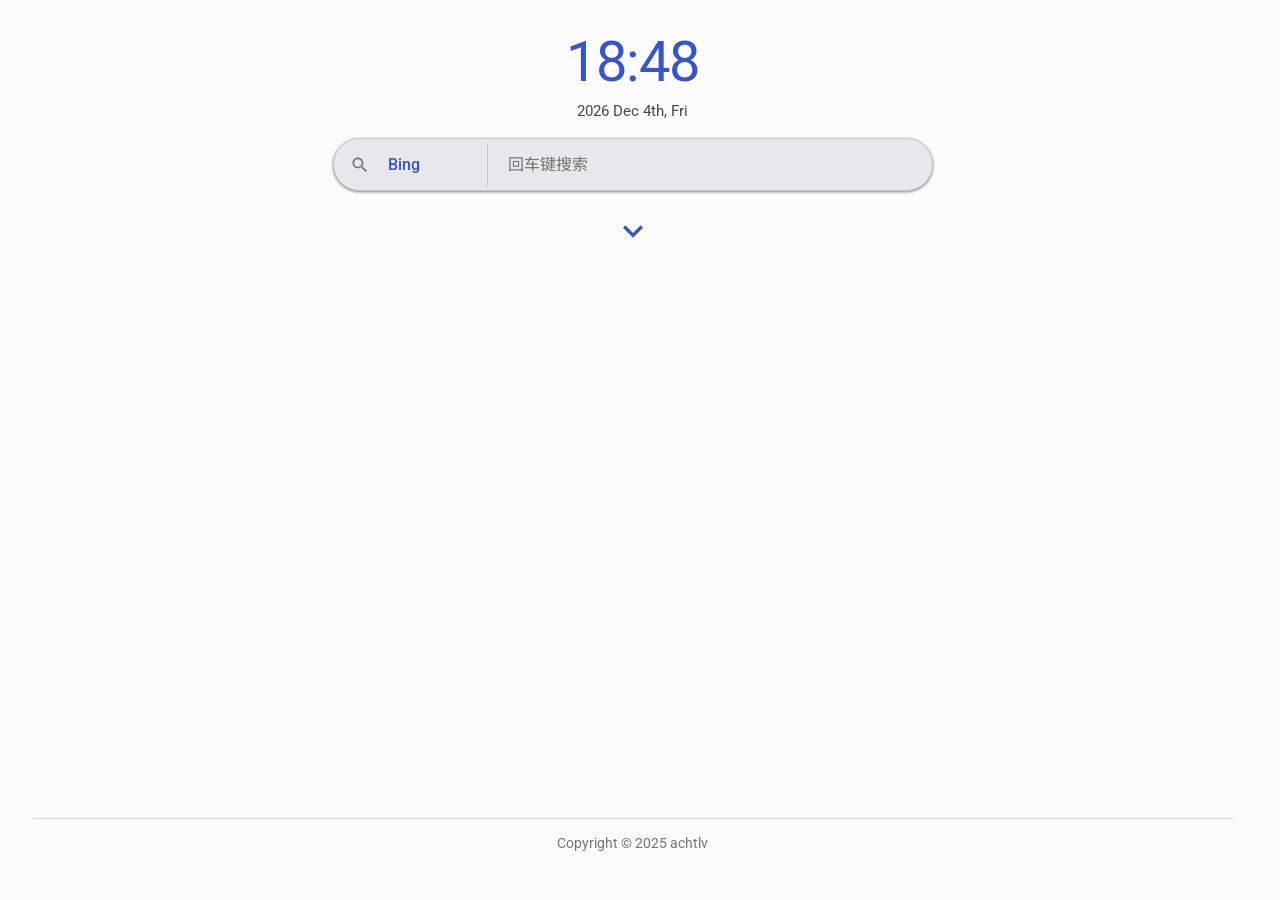
<file: index.html>
<!DOCTYPE html>
<html lang="zh-CN">
<head>
    <meta charset="UTF-8">
    <meta name="viewport" content="width=device-width, initial-scale=1.0">
    <meta name="google-site-verification" content="toAPbrj3V5QsZYBrPL8XmdCNMkl0tq5UnWP_uo9_Tjo" />
    <link rel="canonical" href="https://achtlv.kdns.fr/" />
    <title>ACH资源导航</title>
    <link rel="icon" type="image/x-icon" href="/favicon.ico">
    <link rel="preconnect" href="https://fonts.font.im">
    <link rel="preconnect" href="https://fonts.font.im" crossorigin>
    <link href="https://fonts.font.im/css2?family=Roboto:wght@300;400;500;700&family=Noto+Sans+SC:wght@400;500;700&display=swap" rel="stylesheet">

    
    <script type="application/ld+json">
    {
      "@context": "https://schema.org",
      "@type": "WebSite",
      "name": "ACH资源导航",
      "url": "https://achtlv.kdns.fr/",
      "alternateName": ["ACH资源导航"],
      "description": "ACH资源导航，提供各种实用网页。",
      "potentialAction": {
        "@type": "SearchAction",
        "target": "https://achtlv.kdns.fr/?s={search_term_string}",
        "query-input": "required name=search_term_string"
      }
    }
    </script>
    <style>
        /* ========== Material You 3 (Material 3) — seed #1E40AF, TONAL_SPOT ========== */
        /* 全局重置 & 字体 */
        * {
            margin: 0;
            padding: 0;
            box-sizing: border-box;
            font-family: 'Roboto', 'Noto Sans SC', 'PingFang SC', 'Microsoft YaHei', system-ui, sans-serif;
        }

        html {
            color-scheme: light dark;
            /* 预留滚动条空间，避免展开内容后滚动条出现导致页面被挤窄 */
            scrollbar-gutter: stable;
        }

        /* ----- M3 设计令牌 (由 @material/material-color-utilities 从 #1E40AF 精确生成) ----- */
        :root {
            --md-sys-color-primary: #3755c3;
            --md-sys-color-on-primary: #ffffff;
            --md-sys-color-primary-container: #dde1ff;
            --md-sys-color-on-primary-container: #001453;
            --md-sys-color-secondary: #5a5d72;
            --md-sys-color-on-secondary: #ffffff;
            --md-sys-color-secondary-container: #dee1f9;
            --md-sys-color-on-secondary-container: #171b2c;
            --md-sys-color-tertiary: #75546f;
            --md-sys-color-on-tertiary: #ffffff;
            --md-sys-color-tertiary-container: #ffd7f4;
            --md-sys-color-on-tertiary-container: #2c1229;
            --md-sys-color-error: #ba1a1a;
            --md-sys-color-on-error: #ffffff;
            --md-sys-color-error-container: #ffdad6;
            --md-sys-color-on-error-container: #410002;
            --md-sys-color-background: #fefbff;
            --md-sys-color-on-background: #1b1b1f;
            --md-sys-color-surface: #fefbff;
            --md-sys-color-on-surface: #1b1b1f;
            --md-sys-color-surface-variant: #e2e1ec;
            --md-sys-color-on-surface-variant: #45464f;
            --md-sys-color-outline: #767680;
            --md-sys-color-outline-variant: #c6c5d0;
            --md-sys-color-inverse-surface: #303034;
            --md-sys-color-inverse-on-surface: #f2f0f4;
            --md-sys-color-inverse-primary: #b8c4ff;
            --md-sys-color-surface-container-lowest: #ffffff;
            --md-sys-color-surface-container-low: #f5f3f7;
            --md-sys-color-surface-container: #f0edf1;
            --md-sys-color-surface-container-high: #eae7ec;
            --md-sys-color-surface-container-highest: #e4e1e6;
            --md-sys-color-surface-tint: #3755c3;

            --md-sys-shape-corner-small: 8px;
            --md-sys-shape-corner-medium: 12px;
            --md-sys-shape-corner-large: 16px;
            --md-sys-shape-corner-extra-large: 28px;
            --md-sys-shape-corner-full: 999px;

            --md-sys-elevation-level1: 0 1px 3px 1px rgba(0, 0, 0, 0.15), 0 1px 2px 0 rgba(0, 0, 0, 0.30);
            --md-sys-elevation-level2: 0 2px 6px 2px rgba(0, 0, 0, 0.15), 0 1px 2px 0 rgba(0, 0, 0, 0.30);
        }

        /* ===== 固定布局核心：flex列，头尾固定，中间可伸缩 ===== */
        body {
            display: flex;
            flex-direction: column;
            min-height: 100vh;          /* 至少撑满视口高度 */
            background: var(--md-sys-color-background);
            color: var(--md-sys-color-on-background);
            padding: 32px 16px;          /* 优化边距，更紧凑 */
            margin: 0;
        }

        .container {
            max-width: 1200px;
            width: 100%;
            margin: 0 auto;
            display: flex;
            flex-direction: column;
            flex: 1;                      /* 占用body除去padding后的所有剩余高度 */
        }

        /* 头部：不伸缩，保持在顶部 */
        header {
            flex-shrink: 0;
            margin-bottom: 24px;           /* 与下方分类的间距 */
            animation: fadeIn 1s ease;
        }

        /* 头部：居中对称布局 — 时钟/日期/搜索/折叠按钮垂直排列 */
        .header-top {
            display: flex;
            flex-direction: column;
            align-items: center;
            gap: 16px;
            margin-bottom: 20px;
            text-align: center;
        }

        .header-left {
            flex: 0 0 auto;
            text-align: center;
        }

        h1 {
            font-size: 3.5rem;
            margin-bottom: 6px;
            color: var(--md-sys-color-primary);
            font-weight: 400;              /* M3 display 字重 */
            line-height: 1.1;
            letter-spacing: -0.02em;
            font-variant-numeric: tabular-nums;  /* 时钟数字等宽对齐，不跳动 */
        }

        .subtitle {
            font-size: 0.95rem;
            max-width: 600px;
            line-height: 1.5;
            color: var(--md-sys-color-on-surface-variant);
        }

        .header-right {
            flex: 0 0 auto;
            width: 100%;
            max-width: 600px;
            display: flex;
            flex-direction: column;
            align-items: center;
            gap: 12px;
        }

        /* 搜索区 - M3 filled search bar (surface-container-high, 全圆角) */
        .search-container {
            width: 100%;
        }

        .search-wrapper {
            display: flex;
            align-items: center;
            background: var(--md-sys-color-surface-container-high);
            border-radius: var(--md-sys-shape-corner-full);
            padding: 4px 10px 4px 16px;    /* 左侧留出图标空间 */
            box-shadow: var(--md-sys-elevation-level1);
            transition: box-shadow 0.2s ease, background 0.2s ease;
            border: 1px solid var(--md-sys-color-outline-variant);
        }

        .search-wrapper::before {
            content: "";
            flex: 0 0 auto;
            width: 20px;
            height: 20px;
            margin-right: 8px;
            background-image: url("data:image/svg+xml,%3Csvg xmlns='http://www.w3.org/2000/svg' height='24' viewBox='0 0 24 24' width='24'%3E%3Cpath d='M15.5 14h-.79l-.28-.27C15.41 12.59 16 11.11 16 9.5 16 5.91 13.09 3 9.5 3S3 5.91 3 9.5 5.91 16 9.5 16c1.61 0 3.09-.59 4.23-1.57l.27.28v.79l5 4.99L20.49 19l-4.99-5zm-6 0C7.01 14 5 11.99 5 9.5S7.01 5 9.5 5 14 7.01 14 9.5 11.99 14 9.5 14z' fill='%2345464f'/%3E%3C/svg%3E");
            background-size: contain;
            background-repeat: no-repeat;
            background-position: center;
            opacity: 0.7;
        }

        .search-wrapper:focus-within {
            box-shadow: var(--md-sys-elevation-level2);
            border-color: var(--md-sys-color-primary);
        }

        .search-wrapper select,
        .search-wrapper input {
            border: none;
            background: transparent;
            padding: 12px 10px;
            font-size: 1rem;
            color: var(--md-sys-color-on-surface);
        }

        .search-wrapper select {
            border-right: 1px solid var(--md-sys-color-outline-variant);
            margin-right: 10px;
            appearance: none;
            min-width: 110px;
            color: var(--md-sys-color-primary);
            font-weight: 500;
        }

        .search-wrapper input {
            flex: 1;
        }

        .search-wrapper select:focus,
        .search-wrapper input:focus {
            outline: none;
        }

        input[type="search"]::-webkit-search-decoration,
        input[type="search"]::-webkit-search-cancel-button,
        input[type="search"]::-webkit-search-results-button,
        input[type="search"]::-webkit-search-results-decoration {
            display: none;
        }

        input::-ms-clear,
        input::-ms-reveal {
            display: none;
            width: 0;
            height: 0;
        }

        input[type="search"] {
            -webkit-appearance: none;
            appearance: none;
        }

        /* ----- 折叠图标 — M3 icon button (圆形 state layer, 居中悬浮) ----- */
        .fold-toggle {
            display: flex;
            justify-content: center;
            align-items: center;
            cursor: pointer;
            width: 48px;
            height: 48px;
            margin: 4px auto 0;            /* 居中 */
            border-radius: var(--md-sys-shape-corner-full);
            color: var(--md-sys-color-primary);
            transition: transform 0.15s, background 0.15s, box-shadow 0.2s;
            user-select: none;
            border: none;
            background: transparent;
            padding: 4px;
        }

        .fold-toggle:hover {
            background: var(--md-sys-color-primary-container);
            transform: scale(1.08);
            box-shadow: var(--md-sys-elevation-level1);
        }

        .fold-toggle:active {
            transform: scale(0.95);
        }

        .fold-toggle .toggle-icon {
            display: inline-block;
            width: 40px;
            height: 40px;
            background-size: contain;
            background-repeat: no-repeat;
            background-position: center;
        }

        /* 向下箭头 (M3 light primary) */
        .icon-arrow-down {
            background-image: url("data:image/svg+xml,%3Csvg xmlns='http://www.w3.org/2000/svg' height='40' viewBox='0 0 24 24' width='40'%3E%3Cpath d='M7.41 8.59L12 13.17l4.59-4.58L18 10l-6 6-6-6 1.41-1.41z' fill='%233755c3'/%3E%3C/svg%3E");
        }

        /* 向上箭头 */
        .icon-arrow-up {
            background-image: url("data:image/svg+xml,%3Csvg xmlns='http://www.w3.org/2000/svg' height='40' viewBox='0 0 24 24' width='40'%3E%3Cpath d='M7.41 15.41L12 10.83l4.59 4.58L18 14l-6-6-6 6 1.41-1.41z' fill='%233755c3'/%3E%3C/svg%3E");
        }

        /* ===== 分类容器：CSS Columns 瀑布流 — 短卡片自动填充空隙 ===== */
        .categories {
            flex: 1;                       /* 自动撑满header与footer之间的高度 */
            overflow-y: auto;               /* 内容过多时内部滚动，不影响头尾 */
            column-count: 3;               /* 桌面端 3 列瀑布流 */
            column-gap: 24px;              /* 列间距 */
            margin-top: 12px;              /* 与折叠按钮的间距 */
            padding: 4px 4px 24px;         /* 防止卡片阴影/悬停被裁切 */
            /* 注意：不再使用display:none控制显隐，改用内部.category的内联样式 */
        }

        /* 单个分类卡片 — M3 elevated card (surface-container-low, 28px 圆角) */
        .category {
            background: var(--md-sys-color-surface-container-low);
            border-radius: var(--md-sys-shape-corner-extra-large);
            overflow: hidden;
            box-shadow: var(--md-sys-elevation-level1);
            transition: transform 0.3s ease, box-shadow 0.3s ease;
            height: fit-content;            /* 高度自适应内容 */
            border: 1px solid transparent;  /* hover 时显现轮廓 */
            break-inside: avoid;           /* 瀑布流：卡片不被跨列截断 */
            margin-bottom: 24px;            /* 卡片垂直间距（columns 下用 margin 而非 gap） */
        }

        .category:hover {
            transform: translateY(-4px);
            box-shadow: var(--md-sys-elevation-level2);
            border-color: var(--md-sys-color-outline-variant);
        }

        .category-header {
            padding: 20px 24px;
            border-bottom: 1px solid var(--md-sys-color-outline-variant);
            display: flex;
            align-items: center;
            justify-content: space-between;
            gap: 12px;
        }

        .category-header h2 {
            font-size: 1.5rem;
            font-weight: 500;              /* M3 title 字重 */
            color: var(--md-sys-color-primary);
            margin: 0;
        }

        .category-description {
            padding: 12px 24px;
            font-size: 0.9rem;
            color: var(--md-sys-color-on-surface-variant);
            line-height: 1.5;
            background: var(--md-sys-color-surface-container-high);
            border-bottom: 1px solid var(--md-sys-color-outline-variant);
        }

        .category-content {
            padding: 16px 20px;
        }

        /* 链接项 — M3 list item (hover 用 secondary-container tonal 态) */
        .link-item {
            padding: 12px 16px;
            border-radius: var(--md-sys-shape-corner-medium);
            margin-bottom: 8px;
            background: var(--md-sys-color-surface-container-high);
            transition: all 0.2s ease;
            user-select: none;
            border: 1px solid transparent;
        }

        .link-item:hover {
            background: var(--md-sys-color-secondary-container);
            transform: translateX(4px);
            border-color: var(--md-sys-color-outline-variant);
            box-shadow: var(--md-sys-elevation-level1);
        }

        .link-text h3 {
            font-size: 0.95rem;
            margin-bottom: 4px;
            color: var(--md-sys-color-on-surface);
            font-weight: 500;
        }

        .link-text p {
            font-size: 0.85rem;
            color: var(--md-sys-color-on-surface-variant);
            line-height: 1.5;
            margin: 0;
        }

        a {
            text-decoration: none;
            color: inherit;
            display: block;
        }

        /* 底部：永不伸缩，永远在底部（由flex撑开） */
        .footer {
            flex-shrink: 0;
            text-align: center;
            margin-top: 32px;               /* 与分类区域的间距 */
            color: var(--md-sys-color-on-surface-variant);
            font-size: 0.9rem;
            padding: 16px 20px;
            border-top: 1px solid var(--md-sys-color-outline-variant);
            opacity: 0.75;                  /* 弱化页脚视觉重量 */
        }

        /* 入场动画 */
        @keyframes fadeIn {
            from { opacity: 0; transform: translateY(20px); }
            to { opacity: 1; transform: translateY(0); }
        }

        .category {
            animation: fadeIn 0.5s ease forwards;
            opacity: 0;
        }

        .category:nth-child(1) { animation-delay: 0.1s; }
        .category:nth-child(2) { animation-delay: 0.2s; }
        .category:nth-child(3) { animation-delay: 0.3s; }
        .category:nth-child(4) { animation-delay: 0.4s; }
        .category:nth-child(5) { animation-delay: 0.5s; }
        .category:nth-child(6) { animation-delay: 0.6s; }
        .category:nth-child(7) { animation-delay: 0.7s; }
        .category:nth-child(8) { animation-delay: 0.8s; }
        .category:nth-child(9) { animation-delay: 0.9s; }
        .category:nth-child(10) { animation-delay: 1.0s; }

        /* 移动端优化 */
        @media (max-width: 768px) {
            body { padding: 16px 12px; }      /* 小屏减小边距 */
            h1 { font-size: 2.5rem; }
            .subtitle { font-size: 0.9rem; }
            .categories { column-count: 1; }   /* 移动端单列 */
            .category-header h2 { font-size: 1.3rem; }
            .category-description { font-size: 0.85rem; }

            .header-top {
                gap: 12px;
                margin-bottom: 12px;
            }

            .header-right {
                max-width: 100%;
            }

            .search-wrapper {
                flex-direction: column;
                border-radius: var(--md-sys-shape-corner-large);
                padding: 8px;
            }

            .search-wrapper::before {
                display: none;               /* 移动端隐藏图标，节省空间 */
            }

            .search-wrapper select {
                border-right: none;
                border-bottom: 1px solid var(--md-sys-color-outline-variant);
                margin-right: 0;
                margin-bottom: 8px;
                width: 100%;
                text-align: center;
            }

            .search-wrapper input {
                width: 100%;
                text-align: center;
            }

            .fold-toggle {
                justify-content: center;
            }

            .fold-toggle .toggle-icon {
                width: 36px;
                height: 36px;
            }
        }

        /* 中等屏幕优化 */
        @media (min-width: 769px) and (max-width: 1024px) {
            .header-right {
                max-width: 560px;
            }

            .categories {
                column-count: 2;             /* 平板 2 列瀑布流 */
            }
        }

        /* 宽屏：3 列；超宽屏 4 列 */
        @media (min-width: 1600px) {
            .categories {
                column-count: 4;
            }
        }

        /* ========== 夜间模式 — M3 dark tokens ========== */
        @media (prefers-color-scheme: dark) {
            :root {
                --md-sys-color-primary: #b8c4ff;
                --md-sys-color-on-primary: #002584;
                --md-sys-color-primary-container: #173bab;
                --md-sys-color-on-primary-container: #dde1ff;
                --md-sys-color-secondary: #c2c5dd;
                --md-sys-color-on-secondary: #2c2f42;
                --md-sys-color-secondary-container: #424659;
                --md-sys-color-on-secondary-container: #dee1f9;
                --md-sys-color-tertiary: #e4bad9;
                --md-sys-color-on-tertiary: #43273f;
                --md-sys-color-tertiary-container: #5c3d56;
                --md-sys-color-on-tertiary-container: #ffd7f4;
                --md-sys-color-error: #ffb4ab;
                --md-sys-color-on-error: #690005;
                --md-sys-color-error-container: #93000a;
                --md-sys-color-on-error-container: #ffb4ab;
                --md-sys-color-background: #1b1b1f;
                --md-sys-color-on-background: #e4e1e6;
                --md-sys-color-surface: #1b1b1f;
                --md-sys-color-on-surface: #e4e1e6;
                --md-sys-color-surface-variant: #45464f;
                --md-sys-color-on-surface-variant: #c6c5d0;
                --md-sys-color-outline: #90909a;
                --md-sys-color-outline-variant: #45464f;
                --md-sys-color-inverse-surface: #e4e1e6;
                --md-sys-color-inverse-on-surface: #303034;
                --md-sys-color-inverse-primary: #3755c3;
                --md-sys-color-surface-container-lowest: #0e0e11;
                --md-sys-color-surface-container-low: #1b1b1f;
                --md-sys-color-surface-container: #1f1f23;
                --md-sys-color-surface-container-high: #2a2a2d;
                --md-sys-color-surface-container-highest: #343438;
                --md-sys-color-surface-tint: #b8c4ff;
            }

            .fold-toggle:hover {
                background: var(--md-sys-color-primary-container);
            }

            /* 折叠图标深色版 (fill 改为 M3 dark primary) */
            .fold-toggle .toggle-icon.icon-arrow-down {
                background-image: url("data:image/svg+xml,%3Csvg xmlns='http://www.w3.org/2000/svg' height='40' viewBox='0 0 24 24' width='40'%3E%3Cpath d='M7.41 8.59L12 13.17l4.59-4.58L18 10l-6 6-6-6 1.41-1.41z' fill='%23b8c4ff'/%3E%3C/svg%3E");
            }

            .fold-toggle .toggle-icon.icon-arrow-up {
                background-image: url("data:image/svg+xml,%3Csvg xmlns='http://www.w3.org/2000/svg' height='40' viewBox='0 0 24 24' width='40'%3E%3Cpath d='M7.41 15.41L12 10.83l4.59 4.58L18 14l-6-6-6 6 1.41-1.41z' fill='%23b8c4ff'/%3E%3C/svg%3E");
            }

            .search-wrapper select option {
                background: var(--md-sys-color-surface-container);
                color: var(--md-sys-color-on-surface);
            }

            /* 移动端深色优化 (嵌套在dark内部保证优先级) */
            @media (max-width: 768px) {
                .search-wrapper select {
                    border-bottom-color: var(--md-sys-color-outline-variant);
                }
            }
        }

    </style>
</head>
<body>
    <div class="container">
        <header>
            <div class="header-top">
                <div class="header-left">
                    <h1 id="current-time"></h1>
                    <p class="subtitle" id="current-date"></p>
                </div>
                <div class="header-right">
                    <div class="search-container">
                        <div class="search-wrapper">
                            <select id="search-engine">
                                <option value="https://www.bing.com/search?q=" selected>Bing</option>
                                <option value="site">站内搜索</option>
                                <option value="https://www.sogou.com/web?query=">搜狗</option>
                                <option value="https://www.google.com/search?q=">Google</option>
                                <option value="https://yandex.com/search/touch/?text=">Yandex</option>
                                <option value="https://duckduckgogg42xjoc72x3sjasowoarfbgcmvfimaftt6twagswzczad.onion/?q=">DDG Onion</option>
                                <option value="https://www.youtube.com/results?search_query=">YouTube</option>
                                <option value="https://en.wikipedia.org/w/index.php?search=">Wikipedia</option>
                                <option value="https://github.com/search?q=">GitHub</option>
                            </select>
                            <input type="search" id="search-input" placeholder="回车键搜索">
                        </div>
                    </div>

                    <!-- 折叠图标 (位于搜索栏右侧) -->
                    <div class="fold-toggle" id="foldToggle" role="button" tabindex="0" aria-label="展开或收起分类">
                        <span class="toggle-icon icon-arrow-down" id="toggleIcon" aria-hidden="true"></span>
                    </div>
                </div>
            </div>
        </header>
        
        <!-- 分类容器：始终占据flex中间区域，内部卡片通过内联style控制显隐 -->
        <div class="categories" id="categoriesContainer">
            
            <div class="category">
                <div class="category-header">
                    <h2 id="category-tool">工具</h2>
                </div>
                <div class="category-description" aria-describedby="category-tool">
                    实用类。
                </div>
                <div class="category-content">
                    <a href="https://www.lddgo.net/index" target="_blank">
                        <div class="link-item">
                            <div class="link-text">
                                <h3>在线工具大全</h3>
                                <p>超多工具，站长最常用的工具箱。</p>
                            </div>
                        </div>
                    </a>
                    <a href="https://www.bing.com/Translator" target="_blank">
                        <div class="link-item">
                            <div class="link-text">
                                <h3>微软翻译</h3>
                                <p>站长最常用的翻译器。</p>
                            </div>
                        </div>
                    </a>
                    <a href="https://glosbe.com/" target="_blank">
                        <div class="link-item">
                            <div class="link-text">
                                <h3>Glosbe词典。</h3>
                                <p>涵盖几乎所有语言，自称是最大的在线词典。</p>
                            </div>
                        </div>
                    </a>
                    <a href="https://convertio.co/" target="_blank">
                        <div class="link-item">
                            <div class="link-text">
                                <h3>文件转换器</h3>
                                <p>将您的文件转换成任意格式。</p>
                            </div>
                        </div>
                    </a>
                    <a href="https://uutool.cn/qrcode-decode/" target="_blank">
                        <div class="link-item">
                            <div class="link-text">
                                <h3>在线二维码识别解码工具</h3>
                                <p>适用于某些扫码功能不完全的浏览器。</p>
                            </div>
                        </div>
                    </a>
                    <a href="https://www.wenshushu.cn/" target="_blank">
                        <div class="link-item">
                            <div class="link-text">
                                <h3>文叔叔</h3>
                                <p>跨设备快速文件传输。</p>
                            </div>
                        </div>
                    </a>
                    <a href="https://www.geogebra.org/" target="_blank">
                        <div class="link-item">
                            <div class="link-text">
                                <h3>GeoGebra</h3>
                                <p>科学计算器。</p>
                            </div>
                        </div>
                    </a>
                    <a href="https://www.desmos.com/" target="_blank">
                        <div class="link-item">
                            <div class="link-text">
                                <h3>Desmos</h3>
                                <p>图形计算器。</p>
                            </div>
                        </div>
                    </a>
                    <a href="https://www.bing.com/Translator" target="_blank">
                        <div class="link-item">
                            <div class="link-text">
                                <h3>短链接生成器</h3>
                                <p>可自定义后缀，设置有效期，短链接生成后也可更改原网站。</p>
                            </div>
                        </div>
                    </a>
                    <a href="https://wannengrun.net/" target="_blank">
                        <div class="link-item">
                            <div class="link-text">
                                <h3>万能指令</h3>
                                <p>只需将“wn.run/”添加到你访问的网址前，即可查找适用于该网站的工具。</p>
                            </div>
                        </div>
                    </a>
                    <a href="https://doc.vkeys.cn/" target="_blank">
                        <div class="link-item">
                            <div class="link-text">
                                <h3>落月API</h3>
                                <p>提供一些实用的API。</p>
                            </div>
                        </div>
                    </a>
                    <a href="https://mso.moepal.top/" target="_blank">
                        <div class="link-item">
                            <div class="link-text">
                                <h3>MSO</h3>
                                <p>MoePal（原萌娘助手）官方提供的免费网盘搜索器，但每天只能获取15次资源。</p>
                            </div>
                        </div>
                    </a>
                    <a href="https://ahmia.fi/" target="_blank">
                        <div class="link-item">
                            <div class="link-text">
                                <h3>Ahmia</h3>
                                <p>一个由Juha Nurmi创建的针对Tor隐藏服务的开源搜索引擎，在暗网与明网均可以访问。有审查。</p>
                            </div>
                        </div>
                    </a>
                    <a href="https://chat.xiaokv.com/" target="_blank">
                        <div class="link-item">
                            <div class="link-text">
                                <h3>匿名聊天室</h3>
                                <p>漂流瓶。</p>
                            </div>
                        </div>
                    </a>
                </div>
            </div>
            
            <div class="category">
                <div class="category-header">
                    <h2 id="category-game">小游戏</h2>
                </div>
                <div class="category-description" aria-describedby="category-game">
                    无聊就玩点小游戏吧！
                </div>
                <div class="category-content">
                    <a href="https://game.hullqin.cn/" target="_blank">
                        <div class="link-item">
                            <div class="link-text">
                                <h3>桌游合集</h3>
                                <p>纯粹的线上桌游。</p>
                            </div>
                        </div>
                    </a>
                    <a href="https://pointerpointer.com/" target="_blank">
                        <div class="link-item">
                            <div class="link-text">
                                <h3>Pointer Pointer</h3>
                                <p>寻找你的鼠标指针或点击位置。</p>
                            </div>
                        </div>
                    </a>
                </div>
            </div>
        
            <div class="category">
                <div class="category-header">
                    <h2 id="category-resource">资源网站</h2>
                </div>
                <div class="category-description" aria-describedby="category-game">
                    也是一些类似这样的资源。
                </div>
                <div class="category-content">
                    <a href="https://www.yxssp.com/" target="_blank">
                        <div class="link-item">
                            <div class="link-text">
                                <h3>异星软件空间</h3>
                                <p>超多破解软件。</p>
                            </div>
                        </div>
                    </a>
                    <a href="https://www.ghxi.com/" target="_blank">
                        <div class="link-item">
                            <div class="link-text">
                                <h3>果核剥壳</h3>
                                <p>也是很多破解软件。</p>
                            </div>
                        </div>
                    </a>
                </div>
            </div>
            
            <div class="category">
                <div class="category-header">
                    <h2 id="category-local">站内资源</h2>
                </div>
                <div class="category-description" aria-describedby="category-local">
                    站长achtlv自己的资源。
                </div>
                <div class="category-content">
                    <a href="https://achtlv.kdns.fr/c" target="_blank">
                        <div class="link-item">
                            <div class="link-text">
                                <h3>站长个人主页</h3>
                                <p>内有站长联系方式。</p>
                            </div>
                        </div>
                    </a>
                    <a href="https://achtlv.kdns.fr/u/dy" target="_blank">
                        <div class="link-item">
                            <div class="link-text">
                                <h3>各类链接</h3>
                                <p>不定期更新。</p>
                            </div>
                        </div>
                    </a>
                    <a href="https://p.achtlv.kdns.fr/" target="_blank">
                        <div class="link-item">
                            <div class="link-text">
                                <h3>Cloudflare网页代理（密码找站长要）</h3>
                                <p>用Github上的cf-proxy-ex项目部署。把要代理的网站加在该网址后即可。</p>
                            </div>
                        </div>
                    </a>
                    <a href="https://achtlv.kdns.fr/weekly" target="_blank">
                        <div class="link-item">
                            <div class="link-text">
                                <h3>TECH周刊</h3>
                                <p>原作者：阮一峰</p>
                            </div>
                        </div>
                    </a>
                    <a href="https://markdownreader.mutantcat.org/?url=https://v6.gh-proxy.org/https://raw.githubusercontent.com/achtlv/achtlv.github.io/main/找牌友.md" target="_blank">
                        <div class="link-item">
                            <div class="link-text">
                                <h3>《找牌友》游戏规则</h3>
                                <p>作者：achtlv</p>
                            </div>
                        </div>
                    </a>
                    <a href="https://achtlv.kdns.fr/w/sqz" target="_blank">
                        <div class="link-item">
                            <div class="link-text">
                                <h3>网文禁书《淫奇抄 之 锁情咒》</h3>
                                <p>作者：雪凡</p>
                            </div>
                        </div>
                    </a>
                </div>
            </div>
            
            <div class="category">
                <div class="category-header">
                    <h2 id="category-ai">AI资源</h2>
                </div>
                <div class="category-description" aria-describedby="category-ai">
                    一些好用的AI。
                </div>
                <div class="category-content">
                    <a href="https://duck.ai/" target="_blank">
                        <div class="link-item">
                            <div class="link-text">
                                <h3>Duck.ai</h3>
                                <p>由DuckDuckGo提供的免费人工智能私聊工具，保护个人隐私。</p>
                            </div>
                        </div>
                    </a>
                    <a href="https://bin9.top/" target="_blank">
                        <div class="link-item">
                            <div class="link-text">
                                <h3>冻死企鹅AI导航站</h3>
                                <p>一个常用AI导航。</p>
                            </div>
                        </div>
                    </a>
                    <a href="https://nav.laogou717.com/" target="_blank">
                        <div class="link-item">
                            <div class="link-text">
                                <h3>神烦老狗免费AI工具箱导航站</h3>
                                <p>另一个AI导航，资源更丰富。</p>
                            </div>
                        </div>
                    </a>
                    <a href="https://viggle.ai/" target="_blank">
                        <div class="link-item">
                            <div class="link-text">
                                <h3>Viggle AI</h3>
                                <p>用于制作AI视频，很多AI跳舞视频都是用这个做的。</p>
                            </div>
                        </div>
                    </a>
                </div>
            </div>
            
            <div class="category">
                <div class="category-header">
                    <h2 id="category-software">好用软件</h2>
                </div>
                <div class="category-description" aria-describedby="category-software">
                    收集的各种很好用的软件。
                </div>
                <div class="category-content">
                    <a href="https://www.kzwr.com/api/v1/object?fid=45358ec406c44e1689.apk" target="_blank">
                        <div class="link-item">
                            <div class="link-text">
                                <h3>李跳跳</h3>
                                <p>用来跳过广告的软件，主要用于跳过开屏广告，使用方法上网搜。站内资源板块的各类链接内有站长推荐规则。</p>
                            </div>
                        </div>
                    </a>
                    <a href="https://gkd.li/guide/" target="_blank">
                        <div class="link-item">
                            <div class="link-text">
                                <h3>GKD</h3>
                                <p>李跳跳停止维护后新出现的自定义屏幕点击应用，基于无障碍+选择器+订阅规则，可搭配Shizuku，可作为跳广告软件使用。站内资源板块的各类链接内有站长推荐规则。</p>
                            </div>
                        </div>
                    </a>
                    <a href="https://www.yxssp.com/download.php?author=东东&btitle=异星软件空间&id=27520" target="_blank">
                        <div class="link-item">
                            <div class="link-text">
                                <h3>MacroDroid Pro破解版</h3>
                                <p>一个强大的任务自动化应用程序，破解版无广告无限制。</p>
                            </div>
                        </div>
                    </a>
                    <a href="http://m.3673.com/down/89272.html" target="_blank">
                        <div class="link-item">
                            <div class="link-text">
                                <h3>酷狗概念版2.5.5</h3>
                                <p>酷狗概念版的旧版本，无更新弹窗，无广告，每天听歌自动领取1日概念版VIP。（所有音乐免费听，免费下载，不限音质）缺点是下载的歌曲无法通过其他播放器播放。</p>
                            </div>
                        </div>
                    </a>
                    <a href="https://beta.miaogongzi.cc/" target="_blank">
                        <div class="link-item">
                            <div class="link-text">
                                <h3>开源阅读3.0</h3>
                                <p>依赖书源的开源阅读软件，可添加别人制作的书源，也可自定义添加书源。添加书源后，该软件将依赖书源从网站上获取书籍、有声书、漫画等内容。</p>
                            </div>
                        </div>
                    </a>
                    <a href="https://m.downkuai.com/android/179949.html" target="_blank">
                        <div class="link-item">
                            <div class="link-text">
                                <h3>异次元漫画</h3>
                                <p>依赖图源的漫画软件。站内资源板块的各类链接内有站长甄选图源。</p>
                            </div>
                        </div>
                    </a>
                    <a href="https://animeko.org/downloads" target="_blank">
                        <div class="link-item">
                            <div class="link-text">
                                <h3>Animeko</h3>
                                <p>在Github上开源的免费看动漫、番剧的软件，无广告。中国大陆推荐使用备用线路下载。</p>
                            </div>
                        </div>
                    </a>
                    <a href="https://gr.achtlv.kdns.fr/CeuiLiSA/Pixiv-Shaft/1" target="_blank">
                        <div class="link-item">
                            <div class="link-text">
                                <h3>Pixiv-Shaft</h3>
                                <p>Pixiv的开源第三方客户端，支持画质增强，智能抠图，OCR，大陆直连。项目地址：github.com/CeuiLiSA/Pixiv-Shaft/</p>
                            </div>
                        </div>
                    </a>
                    <a href="https://www.vmos.cn/" target="_blank">
                        <div class="link-item">
                            <div class="link-text">
                                <h3>VMOS</h3>
                                <p>免费安卓虚拟机，也有付费云手机。</p>
                            </div>
                        </div>
                    </a>
                    <a href="https://wwzo.lanzoub.com/b01vhobni" target="_blank">
                        <div class="link-item">
                            <div class="link-text">
                                <h3>Auto.js（密码：1233）</h3>
                                <p>一款无需root权限的JavaScript自动化软件。也可搭配李跳跳，识别控件信息。（ID、Bounds等）</p>
                            </div>
                        </div>
                    </a>
                </div>
            </div>
            
            <div class="category">
                <div class="category-header">
                    <h2 id="category-media">音视频、图片解析</h2>
                </div>
                <div class="category-description" aria-describedby="category-media">
                    对于那些需要会员的视频、音乐或图片，使用这些解析就可以免费观看、听或下载。
                </div>
                <div class="category-content">
                    <a href="https://api.spapi.cn/" target="_blank">
                        <div class="link-item">
                            <div class="link-text">
                                <h3>开放API短视频解析</h3>
                                <p>用于抖音、快手、B站等短视频的视频封面或视频内容解析下载， API开放，部分视频可去水印。</p>
                            </div>
                        </div>
                    </a>
                    <a href="http://v9j.net/?url=" target="_blank">
                        <div class="link-item">
                            <div class="link-text">
                                <h3>智能VIP云解析</h3>
                                <p>视频解析，多线路，稳定，有广告。</p>
                            </div>
                        </div>
                    </a>
                    <a href="https://music.itzo.cn/a.php" target="_blank">
                        <div class="link-item">
                            <div class="link-text">
                                <h3>音乐搜索器</h3>
                                <p>支持多平台音乐下载，但仅限非会员音乐。</p>
                            </div>
                        </div>
                    </a>
                    <a href="https://api.toubiec.cn/wyapi.html" target="_blank">
                        <div class="link-item">
                            <div class="link-text">
                                <h3>网易云无损解析</h3>
                                <p>可以解析下载网易云的任意音乐，可以自由选择音质，多线路。</p>
                            </div>
                        </div>
                    </a>
                    <a href="https://downmp3.yt/" target="_blank">
                        <div class="link-item">
                            <div class="link-text">
                                <h3>YouTube to MP3</h3>
                                <p>Youtube音视频解析下载。</p>
                            </div>
                        </div>
                    </a>
                </div>
            </div>
            
            <div class="category">
                <div class="category-header">
                    <h2 id="category-mirror">镜像站、网站加速</h2>
                </div>
                <div class="category-description" aria-describedby="category-mirror">
                    许多网站部分地区无法访问，可以访问其镜像站，或使用其加速服务。
                </div>
                <div class="category-content">
                    <a href="https://www.7ed.net/" target="_blank">
                        <div class="link-item">
                            <div class="link-text">
                                <h3>7ED</h3>
                                <p>私有静态资源加速服务。</p>
                            </div>
                        </div>
                    </a>
                    <a href="https://scholar.lanfanshu.cn/" target="_blank">
                        <div class="link-item">
                            <div class="link-text">
                                <h3>学术资源搜索</h3>
                                <p>最稳定的谷歌学术镜像，可以搜索全球文献。</p>
                            </div>
                        </div>
                    </a>
                    <a href="https://zhwk.kkwiki.win/" target="_blank">
                        <div class="link-item">
                            <div class="link-text">
                                <h3>中文维基百科境象</h3>
                                <p>全世界最大的网络百科全书。</p>
                            </div>
                        </div>
                    </a>
                    <a href="https://www.sssam.com/tool/chatgpt/" target="_blank">
                        <div class="link-item">
                            <div class="link-text">
                                <h3>小白学术ChatGPT镜像</h3>
                                <p>内容实用，以前经常用。有很多镜像站。</p>
                            </div>
                        </div>
                    </a>
                    <a href="https://gh-proxy.com/" target="_blank">
                        <div class="link-item">
                            <div class="link-text">
                                <h3>Github下载加速</h3>
                                <p>将GitHub链接转换为多区域加速链接，解决GitHub访问慢、下载失败等问题。</p>
                            </div>
                        </div>
                    </a>
                    <a href="https://annas-archive.gl/" target="_blank">
                        <div class="link-item">
                            <div class="link-text">
                                <h3>Anna's Archive官方镜像</h3>
                                <p>一家自由、非营利的影子图书馆元搜索引擎，由匿名的文件员团队所创。（即安娜和/或盗版图书馆镜像团队）</p>
                            </div>
                        </div>
                    </a>
                    <a href="https://libgen.gl/" target="_blank">
                        <div class="link-item">
                            <div class="link-text">
                                <h3>Library Genesis官方镜像</h3>
                                <p>简称LibGen，一个“影子图书馆”，可以在该网站上免费获取数百万本电子书、期刊论文等资源，涵盖了全世界多种语言。</p>
                            </div>
                        </div>
                    </a>
                    <a href="https://zlib.wwwnav.com/" target="_blank">
                        <div class="link-item">
                            <div class="link-text">
                                <h3>Z-Library第三方客户端</h3>
                                <p>比镜像站更稳定。</p>
                            </div>
                        </div>
                    </a>
                    <a href="https://sci-hub.ru/" target="_blank">
                        <div class="link-item">
                            <div class="link-text">
                                <h3>Sci-Hub官方镜像</h3>
                                <p>将知识带给每个人！Sci-Hub是知名的全球文献检索网站，这是其官方镜像。</p>
                            </div>
                        </div>
                    </a>
                    <a href="https://nyaa.moonchan.xyz/" target="_blank">
                        <div class="link-item">
                            <div class="link-text">
                                <h3>Nyaa Torrents表站镜像</h3>
                                <p>Nyaa Torrents是一个专注于东亚媒体的BitTorrent网站。它是最大的公共动漫专用种子索引之一。其表站只有SFW内容。</p>
                            </div>
                        </div>
                    </a>
                    <a href="https://pixiv.pictures/" target="_blank">
                        <div class="link-item">
                            <div class="link-text">
                                <h3>Pixiv-Viewer</h3>
                                <p>项目地址：github.com/asadahimeka/pixiv-viewer</p>
                            </div>
                        </div>
                    </a>
                </div>
            </div>
            
            <div class="category">
                <div class="category-header">
                    <h2 id="category-vpn">科学上网</h2>
                </div>
                <div class="category-description" aria-describedby="category-vpn">
                    也叫翻墙。
                </div>
                <div class="category-content">
                    <a href="https://clash.download/" target="_blank">
                        <div class="link-item">
                            <div class="link-text">
                                <h3>Clash</h3>
                                <p>站长认为最好用的代理软件，使用方法上网搜。需要搭配机场服务使用。站内资源板块的各类链接内有免费机场订阅链接。</p>
                            </div>
                        </div>
                    </a>
                    <a href="https://l.achtlv.kdns.fr/vpn" target="_blank">
                        <div class="link-item">
                            <div class="link-text">
                                <h3>绿茶VPN破解版</h3>
                                <p>免费VPN只推荐这一个，短链接：l.achtlv.kdns.fr/vpn。</p>
                            </div>
                        </div>
                    </a>
                    <a href="https://gwait.com/" target="_blank">
                        <div class="link-item">
                            <div class="link-text">
                                <h3>不能专心代理</h3>
                                <p>一个网页代理合集，里面有许多网页代理网站。大部分不可用，少部分可用的（要自己一个一个去试）还是不错的。</p>
                            </div>
                        </div>
                    </a>
                    <a href="https://clashx.pro/" target="_blank">
                        <div class="link-item">
                            <div class="link-text">
                                <h3>茶波博客</h3>
                                <p>我用的最多的机场推荐，客观，有测速图。</p>
                            </div>
                        </div>
                    </a>
                    <a href="https://vpnbay.com/" target="_blank">
                        <div class="link-item">
                            <div class="link-text">
                                <h3>VPNBay</h3>
                                <p>很早就有的机场推荐。</p>
                            </div>
                        </div>
                    </a>
                    <a href="https://gfwoff.org/" target="_blank">
                        <div class="link-item">
                            <div class="link-text">
                                <h3>GFWOFF</h3>
                                <p>也是一个很早就有的机场推荐。</p>
                            </div>
                        </div>
                    </a>
                </div>
            </div>
            
            <div class="category">
                <div class="category-header">
                    <h2 id="category-r">R</h2>
                </div>
                <div class="category-description" aria-describedby="category-r">
                    某些受限制的内容。
                </div>
                <div class="category-content">
                    <a href="https://gr.achtlv.kdns.fr/Pacalini/PicaComic/arm" target="_blank">
                        <div class="link-item">
                            <div class="link-text">
                                <h3>PicaComic arm64安卓版 下载</h3>
                                <p>开源的多平台漫画阅读器，支持禁漫天堂、哔咔漫画、nhentai、绅士漫画等，短链接：l.achtlv.kdns.fr/pica</p>
                            </div>
                        </div>
                    </a>
                    <a href="https://ex.moonchan.xyz/" target="_blank">
                        <div class="link-item">
                            <div class="link-text">
                                <h3>ExHentai.org镜像</h3>
                                <p>E站里站的镜像站，免登录，所有人共用账号。该网站的本体是“月岛 - 匿名版”，制作该网站的目的是引流。</p>
                            </div>
                        </div>
                    </a>
                    <a href="https://jmcomic-zzz.one/" target="_blank">
                        <div class="link-item">
                            <div class="link-text">
                                <h3>JM&amp;Bika Aura</h3>
                                <p>禁漫天堂和哔咔漫画的聚合第三方阅读器，可直连，短链接：l.achtlv.kdns.fr/jm</p>
                            </div>
                        </div>
                    </a>
                    <a href="https://manhuabika.com/" target="_blank">
                        <div class="link-item">
                            <div class="link-text">
                                <h3>哔咔漫画</h3>
                                <p>哔咔漫画，短链接：l.achtlv.kdns.fr/bk</p>
                            </div>
                        </div>
                    </a>
                    <a href="https://nhentai.net/" target="_blank">
                        <div class="link-item">
                            <div class="link-text">
                                <h3>nHentai</h3>
                                <p>一个成人向网站，提供扫描和翻译的漫画。</p>
                            </div>
                        </div>
                    </a>
                    <a href="https://gr.achtlv.kdns.fr/daisukiKaffuChino/Han1meViewer/1" target="_blank">
                        <div class="link-item">
                            <div class="link-text">
                                <h3>Han1meViewer+ 安卓版 下载</h3>
                                <p>Han1meViewer的继续维护版，是一个Hanime1的第三方客户端，短链接：l.achtlv.kdns.fr/han，该链接是GitHub的加速链接。</p>
                            </div>
                        </div>
                    </a>
                    <a href="https://skb.moonchan.xyz/" target="_blank">
                        <div class="link-item">
                            <div class="link-text">
                                <h3>Nyaa Torrents里站镜像</h3>
                                <p>Nyaa Torrents是一个专注于东亚媒体的BitTorrents网站。它是最大的公共动漫专用种子索引之一。其里站只有NSFW内容。若使用非中国大陆IP访问该镜像站会被自动重定向到原网站。</p>
                            </div>
                        </div>
                    </a>
                </div>
            </div>
                
            <div class="category">
                <div class="category-header">
                    <h2 id="category-other">其他</h2>
                </div>
                <div class="category-description" aria-describedby="category-other">
                    字面意思。
                </div>
                <div class="category-content">
                    <a href="https://moonchan.xyz/" target="_blank">
                        <div class="link-item">
                            <div class="link-text">
                                <h3>月岛 - 匿名版</h3>
                                <p>免登录的发帖平台。</p>
                            </div>
                        </div>
                    </a>
                </div>
            </div>
                
        </div>
        
        <div class="footer">
            <p>Copyright © 2025 achtlv</p>
        </div>
    </div>

    <script>
        (function() {
            const searchInput = document.getElementById('search-input');
            const searchEngine = document.getElementById('search-engine');
            const foldToggle = document.getElementById('foldToggle');
            const toggleIcon = document.getElementById('toggleIcon');
            const categoriesContainer = document.getElementById('categoriesContainer');
            const allCategories = Array.from(document.querySelectorAll('.category'));

            // 状态管理：true = 折叠 (所有分类隐藏)，false = 展开 (根据搜索词显示)
            let isCollapsed = true;   // 初始折叠

            // 初始化：所有分类隐藏，图标向下
            allCategories.forEach(cat => cat.style.display = 'none');
            toggleIcon.classList.add('icon-arrow-down');
            foldToggle.setAttribute('aria-expanded', 'false');

            // ---------- 站内搜索过滤核心 (不再处理折叠状态，调用前需保证已展开) ----------
            function siteSearch(term) {
                const searchTerm = term.trim().toLowerCase();

                if (!searchTerm) {
                    // 空搜索词：显示所有分类
                    allCategories.forEach(cat => cat.style.display = 'block');
                    return;
                }

                allCategories.forEach(category => {
                    const links = category.querySelectorAll('.link-item');
                    const description = category.querySelector('.category-description')?.textContent.toLowerCase() || "";
                    let hasVisibleLinks = false;

                    links.forEach(link => {
                        const title = link.querySelector('h3')?.textContent.toLowerCase() || "";
                        const linkDescription = link.querySelector('p')?.textContent.toLowerCase() || "";

                        if (title.includes(searchTerm) || linkDescription.includes(searchTerm) || description.includes(searchTerm)) {
                            link.style.display = 'block';
                            hasVisibleLinks = true;
                        } else {
                            link.style.display = 'none';
                        }
                    });

                    // 分类本身显隐：只要有可见链接或分类描述匹配，就显示分类
                    if (hasVisibleLinks || description.includes(searchTerm)) {
                        category.style.display = 'block';
                    } else {
                        category.style.display = 'none';
                    }
                });
            }

            // ---------- 展开/折叠核心函数 ----------
            function setCollapsed(collapsed) {
                isCollapsed = collapsed;
                if (collapsed) {
                    // 折叠：全部隐藏
                    allCategories.forEach(cat => cat.style.display = 'none');
                    toggleIcon.classList.remove('icon-arrow-up');
                    toggleIcon.classList.add('icon-arrow-down');
                    foldToggle.setAttribute('aria-expanded', 'false');
                } else {
                    // 展开：根据当前搜索引擎和搜索词重新应用过滤/显示
                    toggleIcon.classList.remove('icon-arrow-down');
                    toggleIcon.classList.add('icon-arrow-up');
                    foldToggle.setAttribute('aria-expanded', 'true');
                    
                    if (searchEngine.value === 'site' && searchInput.value.trim() !== '') {
                        siteSearch(searchInput.value);   // 有词则过滤
                    } else {
                        // 非站内模式或无搜索词：显示所有分类
                        allCategories.forEach(cat => cat.style.display = 'block');
                    }
                }
            }

            // 切换折叠/展开
            function toggleCategories() {
                setCollapsed(!isCollapsed);
            }

            foldToggle.addEventListener('click', toggleCategories);
            foldToggle.addEventListener('keydown', (e) => {
                if (e.key === 'Enter' || e.key === ' ') {
                    e.preventDefault();
                    toggleCategories();
                }
            });

            // ---------- 事件监听：输入、引擎切换、回车 ----------
            searchInput.addEventListener('input', (e) => {
                if (searchEngine.value === 'site') {
                    if (isCollapsed) {
                        setCollapsed(false);          // 展开并自动应用 siteSearch (内部调用)
                    } else {
                        siteSearch(e.target.value);    // 已展开，直接过滤
                    }
                }
                // 非站内搜索模式：不改变分类显示（保持原样）
            });

            searchEngine.addEventListener('change', (e) => {
                // 只有展开状态下才需要根据新引擎调整显示
                if (!isCollapsed) {
                    if (e.target.value === 'site') {
                        // 切换到站内搜索：应用当前输入词过滤
                        siteSearch(searchInput.value);
                    } else {
                        // 切换到其他引擎：显示所有分类
                        allCategories.forEach(cat => cat.style.display = 'block');
                    }
                }
            });

            searchInput.addEventListener('keydown', (e) => {
                if (e.key === 'Enter') {
                    const engine = searchEngine.value;
                    const term = searchInput.value.trim();
                    
                    if (engine === 'site') {
                        // 站内搜索：展开并应用搜索（如果已折叠则展开，内部会触发过滤）
                        if (isCollapsed) {
                            setCollapsed(false);
                        } else {
                            siteSearch(term);
                        }
                    } else if (term) {
                        // 外部搜索引擎：打开新窗口
                        const url = engine + encodeURIComponent(term);
                        window.open(url, '_blank');
                    }
                }
            });

            // ---------- 时间日期更新 ----------
            function updateTimeDate() {
                const now = new Date();
                const hours = String(now.getHours()).padStart(2, '0');
                const minutes = String(now.getMinutes()).padStart(2, '0');
                const timeString = `${hours}:${minutes}`;
                
                const months = ['Jan','Feb','Mar','Apr','May','Jun','Jul','Aug','Sep','Oct','Nov','Dec'];
                const year = now.getFullYear();
                const month = months[now.getMonth()];
                const day = now.getDate();
                const dayWithSuffix = day + (day % 10 === 1 && day !== 11 ? 'st' : day % 10 === 2 && day !== 12 ? 'nd' : day % 10 === 3 && day !== 13 ? 'rd' : 'th');
                const dateString = `${year} ${month} ${dayWithSuffix}`;
                
                const weekdays = ['Sun','Mon','Tue','Wed','Thu','Fri','Sat'];
                const weekday = weekdays[now.getDay()];
                
                document.getElementById('current-time').textContent = timeString;
                document.getElementById('current-date').textContent = `${dateString}, ${weekday}`;
            }

            updateTimeDate();
            setInterval(updateTimeDate, 1000);

            // 禁用右键菜单 (保持原样)
            document.querySelectorAll('.category-content a').forEach(link => {
                link.addEventListener('contextmenu', (e) => e.preventDefault());
            });

            // ---------- 搜索引擎偏好 cookie ----------
            const COOKIE_NAME = "preferredSearchEngine";
            const COOKIE_DAYS = 400;

            function setCookie(name, value, days) {
                const date = new Date();
                date.setTime(date.getTime() + (days * 24 * 60 * 60 * 1000));
                const expires = "; expires=" + date.toUTCString();
                document.cookie = name + "=" + (value || "") + expires + "; path=/; Secure; SameSite=Lax";
            }

            function getCookie(name) {
                const nameEQ = name + "=";
                const ca = document.cookie.split(';');
                for(let i = 0; i < ca.length; i++) {
                    let c = ca[i];
                    while (c.charAt(0) === ' ') c = c.substring(1);
                    if (c.indexOf(nameEQ) === 0) return c.substring(nameEQ.length);
                }
                return null;
            }

            const savedEngine = getCookie(COOKIE_NAME);
            if (savedEngine && Array.from(searchEngine.options).some(opt => opt.value === savedEngine)) {
                searchEngine.value = savedEngine;
            }

            searchEngine.addEventListener('change', (e) => {
                setCookie(COOKIE_NAME, e.target.value, COOKIE_DAYS);
            });

            // ---------- 新增：支持 URL 参数 ?s=关键词 进行站内搜索 ----------
            const urlParams = new URLSearchParams(window.location.search);
            const searchTermFromUrl = urlParams.get('s');
            if (searchTermFromUrl !== null) {
                const decodedTerm = searchTermFromUrl.trim();  // URLSearchParams 已自动解码
                // 设置为站内搜索模式
                searchEngine.value = 'site';
                searchInput.value = decodedTerm;
                // 同时将偏好 cookie 更新为 site
                setCookie(COOKIE_NAME, 'site', COOKIE_DAYS);
                // 展开并执行搜索（如果已经折叠，setCollapsed 内部会根据有词调用 siteSearch）
                setCollapsed(false);
            }
        })();
    </script>
</body>
</html>
</file>
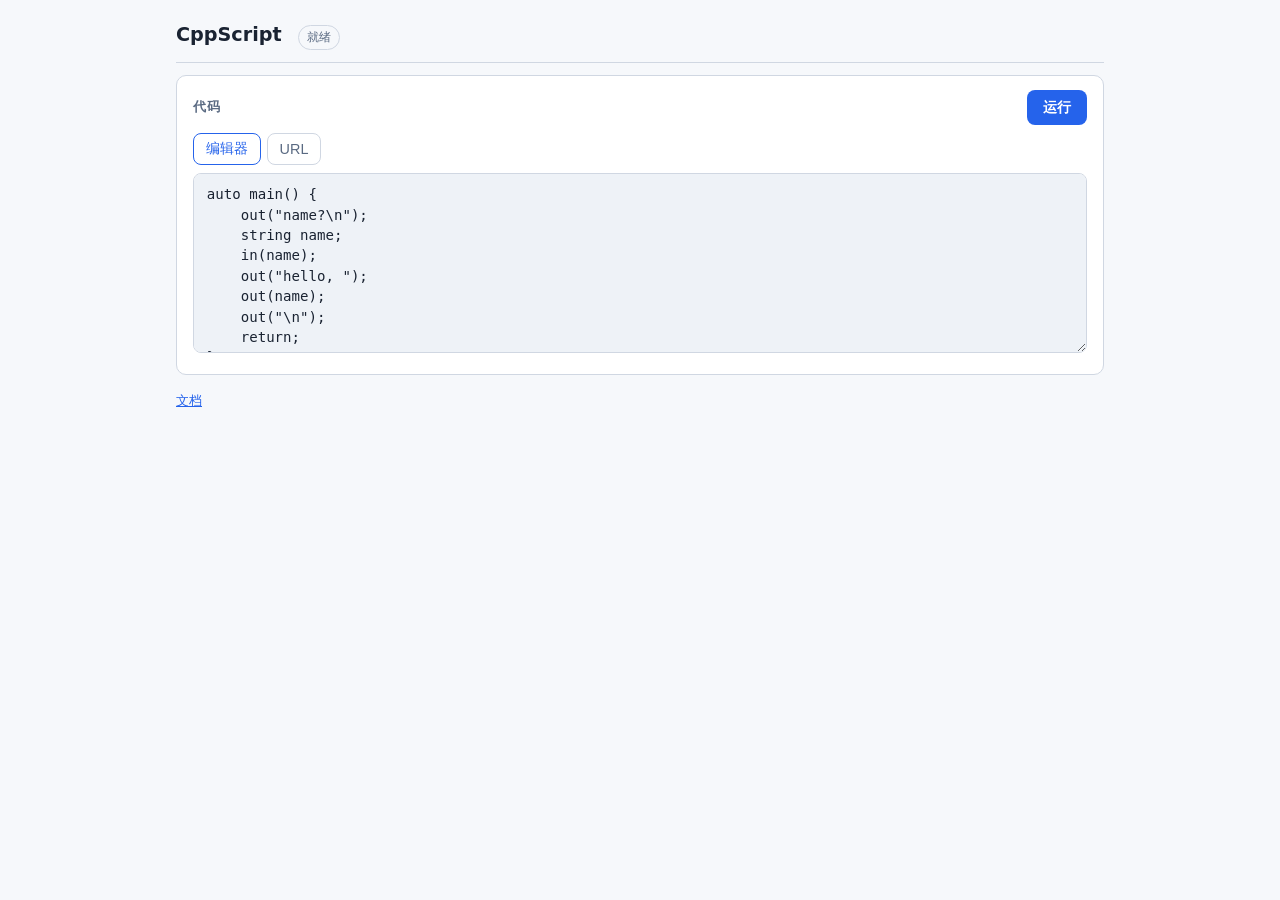
<file: cppscript/index.html>
<!DOCTYPE html>
<html lang="zh-CN">
<head>
<meta charset="UTF-8" />
<meta name="viewport" content="width=device-width, initial-scale=1" />
<meta name="color-scheme" content="light dark" />
<title>CppScript</title>
<style>
:root {
  color-scheme: light dark;
  --bg: #f6f8fb; --panel: #ffffff; --text: #1a2332; --muted: #5a6a82;
  --accent: #2563eb; --code-bg: #eef2f7; --border: #d0d7e2;
  --ok: #15803d; --err: #b91c1c;
}
@media (prefers-color-scheme: dark) {
  :root {
    --bg: #0f1419; --panel: #1a2332; --text: #e7ecf3; --muted: #8b9bb4;
    --accent: #3d8bfd; --code-bg: #0b1220; --border: #2a3548;
    --ok: #3dd68c; --err: #f87171;
  }
}
* { box-sizing: border-box; }
body {
  margin: 0;
  font-family: ui-sans-serif, system-ui, -apple-system, "Segoe UI", Roboto, "PingFang SC", "Microsoft YaHei", sans-serif;
  background: var(--bg); color: var(--text); line-height: 1.55;
}
body.modal-open { overflow: hidden; touch-action: none; }
.wrap { max-width: 960px; margin: 0 auto; padding: 1.25rem 1rem 3rem; }
header {
  display: flex; flex-wrap: wrap; align-items: baseline; gap: 0.5rem 1rem;
  margin-bottom: 0.75rem; padding-bottom: 0.75rem; border-bottom: 1px solid var(--border);
}
header h1 { font-size: 1.2rem; margin: 0; font-weight: 650; }
.meta { color: var(--muted); font-size: 0.85rem; }
.card {
  background: var(--panel); border: 1px solid var(--border);
  border-radius: 10px; padding: 0.85rem 1rem; margin-bottom: 0.85rem;
}
.card-head {
  display: flex; align-items: center; justify-content: space-between;
  gap: 0.5rem; margin-bottom: 0.5rem;
}
.card h2 {
  font-size: 0.8rem; margin: 0; color: var(--muted);
  font-weight: 600; text-transform: uppercase; letter-spacing: 0.04em;
}
textarea, input[type=text], input[type=url] {
  width: 100%;
  font-family: ui-monospace, SFMono-Regular, Menlo, Consolas, monospace;
  font-size: 0.88rem;
  background: var(--code-bg); color: var(--text);
  border: 1px solid var(--border); border-radius: 8px; padding: 0.65rem 0.8rem;
}
textarea.code { min-height: 180px; resize: vertical; line-height: 1.45; }
textarea.out { min-height: 160px; resize: vertical; white-space: pre-wrap; }
.row { display: flex; flex-wrap: wrap; gap: 0.5rem; align-items: center; margin-top: 0.6rem; }
button {
  cursor: pointer; background: var(--accent); color: #fff; border: none;
  border-radius: 8px; padding: 0.5rem 1rem; font-size: 0.9rem; font-weight: 600;
}
button:disabled { opacity: 0.55; cursor: not-allowed; }
button.secondary {
  background: transparent; color: var(--accent); border: 1px solid var(--border);
}
.badge {
  display: inline-block; font-size: 0.75rem; padding: 0.15rem 0.5rem;
  border-radius: 999px; border: 1px solid var(--border); color: var(--muted);
}
.badge.ok { color: var(--ok); border-color: var(--ok); }
.badge.err { color: var(--err); border-color: var(--err); }
.badge.wait { color: var(--accent); border-color: var(--accent); }
.hint { color: var(--muted); font-size: 0.78rem; margin-top: 0.35rem; }
.foot { margin-top: 1rem; color: var(--muted); font-size: 0.8rem; }
a { color: var(--accent); }
.tabs { display: flex; gap: 0.35rem; margin-bottom: 0.5rem; }
.tabs button {
  background: transparent; color: var(--muted); border: 1px solid var(--border);
  font-weight: 500; padding: 0.35rem 0.75rem;
}
.tabs button.active { color: var(--accent); border-color: var(--accent); }
[hidden] { display: none !important; }
#btnStopBar { margin-bottom: 0.85rem; }
#btnStop { width: 100%; background: #b91c1c; padding: 0.65rem 1rem; }
@media (prefers-color-scheme: dark) { #btnStop { background: #dc2626; } }
.out-head { display: flex; align-items: center; justify-content: space-between; gap: 0.5rem; margin-bottom: 0.5rem; }
.out-head h2 { margin: 0; }
.out-head button { padding: 0.25rem 0.6rem; font-size: 0.78rem; }
.modal-mask {
  position: fixed; inset: 0; background: rgba(0,0,0,.45);
  display: flex; align-items: center; justify-content: center;
  z-index: 9999; padding: 1rem; overflow: hidden;
}
.modal {
  background: var(--panel); color: var(--text);
  border: 1px solid var(--border); border-radius: 12px;
  max-width: 480px; width: 100%; padding: 1rem 1.1rem;
  box-shadow: 0 12px 40px rgba(0,0,0,.25);
}
.modal h3 { margin: 0 0 0.5rem; font-size: 1rem; }
.modal .url {
  overflow: hidden; text-overflow: ellipsis; white-space: nowrap;
  font-family: ui-monospace, monospace; font-size: 0.85rem;
  background: var(--code-bg); border: 1px solid var(--border);
  border-radius: 8px; padding: 0.6rem 0.75rem; margin: 0.5rem 0 0.85rem;
}
.modal .msg { margin: 0.5rem 0 0.85rem; white-space: pre-wrap; word-break: break-word; }
.modal .actions { display: flex; flex-wrap: wrap; gap: 0.5rem; justify-content: flex-end; }
.modal .actions button { font-size: 0.85rem; }
.modal .actions .secondary { background: transparent; color: var(--accent); border: 1px solid var(--border); }
.toast {
  position: fixed; left: 50%; bottom: 1.5rem; transform: translateX(-50%);
  background: var(--panel); border: 1px solid var(--ok); color: var(--ok);
  padding: 0.55rem 1rem; border-radius: 999px; font-size: 0.9rem; font-weight: 600;
  z-index: 10000; box-shadow: 0 8px 24px rgba(0,0,0,.2);
}
</style>
</head>
<body>
<div class="wrap">
  <header>
    <h1>CppScript</h1>
    <span class="badge" id="status">就绪</span>
    
  </header>

  <!-- 1. 代码框（未运行显示，运行中隐藏） -->
  <div class="card" id="cardRule">
    <div class="card-head">
      <h2>代码</h2>
      <button type="button" id="btnRun">运行</button>
    </div>
    <div class="tabs">
      <button type="button" class="active" id="tabCode">编辑器</button>
      <button type="button" id="tabUrl">URL</button>
    </div>
    <div id="paneCode">
      <textarea class="code" id="code" spellcheck="false" placeholder="auto main() { ... }"></textarea>
    </div>
    <div id="paneUrl" hidden>
      <input type="url" id="ruleUrl" placeholder="https://.../rule.cpps" />
      <div class="row">
        <button type="button" class="secondary" id="btnLoad">加载到编辑器</button>
      </div>
    </div>
  </div>

  <!-- 2. 输出 -->
  <div class="card" id="cardOut" hidden>
    <div class="out-head">
      <h2>输出</h2>
      <button type="button" class="secondary" id="btnClearOut">清空输出</button>
    </div>
    <textarea class="out" id="out" readonly></textarea>
  </div>

  <!-- 3. 强行停止（运行中显示） -->
  <div id="btnStopBar" hidden>
    <button type="button" id="btnStop">强行停止</button>
  </div>

  <!-- 4. 标准输入 -->
  <div class="card" id="cardIn" hidden>
    <h2>输入</h2>
    <div class="row">
      <input type="text" id="lineIn" placeholder="一行后 Enter" style="flex:1;min-width:160px" disabled />
      <button type="button" id="btnDone" disabled>完成</button>
    </div>
    <p class="hint" id="inHint"></p>
  </div>

  <!-- 5. key -->
  <div class="card" id="cardKey" hidden>
    <h2>key</h2>
    <textarea id="key" rows="3" placeholder='1, "a", true'></textarea>
  </div>

  <!-- 6. query -->
  <div class="card" id="cardQuery" hidden>
    <h2>query</h2>
    <textarea id="queryBox" rows="4" placeholder="a=1&#10;b=hello"></textarea>
  </div>

  <div id="paramConfirmBar" hidden style="margin-bottom:0.85rem">
    <button type="button" id="btnParamConfirm" style="width:100%">确认并运行</button>
  </div>

  <p class="foot"><a href="./docs/">文档</a></p>
</div>

<div class="modal-mask" id="appModal" hidden>
  <div class="modal" role="dialog" aria-modal="true">
    <h3 id="modalTitle">提示</h3>
    <div class="url" id="modalUrl" hidden></div>
    <div class="msg" id="modalMsg" hidden></div>
    <div class="actions" id="modalActions"></div>
  </div>
</div>

<script type="module">
import { parse } from './src/parser.js';
import { Interpreter } from './src/interpreter.js';
import { InteractiveInputStream, InputStream } from './src/input.js';
import { ensureHttps } from './src/request.js';

const $ = (id) => document.getElementById(id);
const statusEl = $('status');
const outEl = $('out');
const codeEl = $('code');
const lineIn = $('lineIn');
const btnDone = $('btnDone');
const inHint = $('inHint');
const cardRule = $('cardRule');
const cardKey = $('cardKey');
const cardQuery = $('cardQuery');
const cardIn = $('cardIn');
const cardOut = $('cardOut');
const queryBox = $('queryBox');
const btnRun = $('btnRun');
const btnStop = $('btnStop');
const btnStopBar = $('btnStopBar');
const ruleUrlEl = $('ruleUrl');

const DEMO = `auto main() {
    out("name?\\n");
    string name;
    in(name);
    out("hello, ");
    out(name);
    out("\\n");
    return;
}
`;

function setStatus(text, kind) {
  statusEl.textContent = text;
  statusEl.className = 'badge' + (
    kind === 'err' || kind === true ? ' err'
    : kind === 'wait' ? ' wait'
    : kind === 'ok' || kind === false ? ' ok' : ''
  );
}

function showToast(text) {
  const el = document.createElement('div');
  el.className = 'toast';
  el.textContent = text;
  document.body.appendChild(el);
  setTimeout(() => el.remove(), 1800);
}

function lockScroll(on) {
  document.body.classList.toggle('modal-open', !!on);
}

function openModal({ title, url, message, buttons }) {
  return new Promise((resolve) => {
    const mask = $('appModal');
    $('modalTitle').textContent = title || '提示';
    const urlEl = $('modalUrl');
    const msgEl = $('modalMsg');
    const actions = $('modalActions');
    actions.innerHTML = '';
    if (url) {
      urlEl.hidden = false;
      urlEl.textContent = url;
      urlEl.title = url;
    } else urlEl.hidden = true;
    if (message) {
      msgEl.hidden = false;
      msgEl.textContent = message;
    } else msgEl.hidden = true;
    const close = (val) => {
      mask.hidden = true;
      lockScroll(false);
      resolve(val);
    };
    for (const b of buttons) {
      const btn = document.createElement('button');
      btn.type = 'button';
      btn.textContent = b.label;
      if (b.secondary) btn.className = 'secondary';
      btn.onclick = async () => {
        if (b.onClick) await b.onClick();
        if (b.keepOpen) return;
        close(b.value);
      };
      actions.appendChild(btn);
    }
    mask.hidden = false;
    lockScroll(true);
  });
}

function showModalConfirm(message) {
  return openModal({
    title: '确认',
    message: String(message ?? ''),
    buttons: [
      { label: '取消', secondary: true, value: false },
      { label: '确定', value: true },
    ],
  });
}

function openRedirectModal(url) {
  return openModal({
    title: '确认跳转',
    url,
    buttons: [
      {
        label: '复制链接',
        secondary: true,
        keepOpen: true,
        onClick: async () => {
          try {
            await navigator.clipboard.writeText(url);
            showToast('已复制');
          } catch {
            const ta = document.createElement('textarea');
            ta.value = url;
            document.body.appendChild(ta);
            ta.select();
            try { document.execCommand('copy'); showToast('已复制'); } catch (_) {}
            ta.remove();
          }
        },
      },
      { label: '取消', secondary: true, value: false },
      { label: '确认跳转', value: true },
    ],
  }).then((go) => {
    if (go) location.href = url;
    return go;
  });
}


function analyzeKeyQuery(ast) {
  let needsKey = false, needsQuery = false;
  const Q_BUILTINS = new Set(['keyword', 'repoPath', 'tag', 'selector', 'prerelease', 'p1', 'p2', 'p3', 'p4']);
  const walk = (n) => {
    if (!n || typeof n !== 'object') return;
    if (Array.isArray(n)) { n.forEach(walk); return; }
    if (n.type === 'Ident') {
      if (n.name === 'key') needsKey = true;
      if (Q_BUILTINS.has(n.name)) needsQuery = true;
    }
    if (n.type === 'Call' && n.callee && n.callee.type === 'Ident' && n.callee.name === 'q_get') {
      const a0 = n.args && n.args[0];
      if (a0 && a0.type === 'String' && a0.value === 'key') needsKey = true;
      else needsQuery = true;
    }
    for (const k of Object.keys(n)) {
      if (k === 'type') continue;
      walk(n[k]);
    }
  };
  walk(ast);
  return { needsKey, needsQuery };
}

function isReservedKeyName(name) {
  return name === 'key' || /^key\d+$/.test(name);
}

function parseQueryBoxText(text) {
  const map = Object.create(null);
  const raw = String(text || '');
  const segments = [];
  let i = 0;
  let cur = '';
  const isSep2 = (c) => c === ',' || c === ';' || c === ' ' || c === '\t' || c === '\n' || c === '\r';
  while (i < raw.length) {
    const c = raw[i];
    if (c === '"' || c === "'") {
      const q = c;
      cur += c;
      i++;
      while (i < raw.length && raw[i] !== q) {
        if (raw[i] === '\\' && i + 1 < raw.length) { cur += raw[i] + raw[i + 1]; i += 2; }
        else { cur += raw[i++]; }
      }
      if (i < raw.length) cur += raw[i++];
      continue;
    }
    if (isSep2(c)) {
      if (cur.trim()) segments.push(cur.trim());
      cur = '';
      while (i < raw.length && isSep2(raw[i])) i++;
      continue;
    }
    cur += c;
    i++;
  }
  if (cur.trim()) segments.push(cur.trim());
  for (const seg of segments) {
    if (seg.startsWith('#')) continue;
    const eq = seg.indexOf('=');
    if (eq <= 0) continue;
    const k = seg.slice(0, eq).trim();
    let v = seg.slice(eq + 1).trim();
    if ((v.startsWith('"') && v.endsWith('"')) || (v.startsWith("'") && v.endsWith("'"))) v = v.slice(1, -1);
    if (!k || isReservedKeyName(k)) continue;
    map[k] = v;
  }
  return map;
}

function getLiveQueryParam(name) {
  if (name === 'key') return $('key').value || '';
  const box = parseQueryBoxText(queryBox.value);
  if (Object.prototype.hasOwnProperty.call(box, name)) return box[name];
  try {
    const u = new URL(location.href);
    if (u.searchParams.has(name)) return u.searchParams.get(name) || '';
  } catch (_) {}
  return '';
}

function setUrlParam(key, value, removeIfEmpty = true) {
  try {
    const u = new URL(location.href);
    if (value == null || value === '') {
      if (removeIfEmpty) u.searchParams.delete(key);
    } else {
      u.searchParams.set(key, value);
    }
    history.replaceState(null, '', u);
  } catch (_) {}
}

function hideRuntimePanels() {
  cardKey.hidden = true;
  cardQuery.hidden = true;
  cardIn.hidden = true;
  $('paramConfirmBar').hidden = true;
}

/** 保存 URL 页内容到地址栏参数（不刷新） */
function saveUrlFromBox() {
  let u = ruleUrlEl.value.trim();
  if (!u) {
    setUrlParam('url', '');
    return '';
  }
  u = ensureHttps(u);
  ruleUrlEl.value = u;
  setUrlParam('url', u);
  return u;
}

function showTab(name, { fromUser = false } = {}) {
  const isCode = name === 'code';
  if (isCode && fromUser) {
    const box = ruleUrlEl.value.trim();
    const param = new URL(location.href).searchParams.get('url');
    if (box || param) {
      const u = saveUrlFromBox() || (param ? ensureHttps(param) : '');
      if (u && !codeEl.value.trim()) {
        loadRule(u).catch(() => {});
      }
    }
  }
  $('tabCode').classList.toggle('active', isCode);
  $('tabUrl').classList.toggle('active', !isCode);
  $('paneCode').hidden = !isCode;
  $('paneUrl').hidden = isCode;
}

$('tabCode').onclick = () => showTab('code', { fromUser: true });
$('tabUrl').onclick = () => showTab('url', { fromUser: true });

async function loadRule(url) {
  const fixed = ensureHttps(url);
  setStatus('加载规则…', 'wait');
  const res = await fetch(fixed);
  if (!res.ok) throw new Error('HTTP ' + res.status);
  codeEl.value = await res.text();
  setStatus('已加载', 'ok');
  return fixed;
}

$('btnLoad').onclick = async () => {
  let u = ruleUrlEl.value.trim();
  if (!u) return alert('请填写规则 URL');
  u = ensureHttps(u);
  ruleUrlEl.value = u;
  try {
    await loadRule(u);
    setUrlParam('url', u);
    showTab('code');
    hideRuntimePanels();
    cardOut.hidden = true;
  } catch (e) {
    setStatus('加载失败: ' + e.message, 'err');
  }
};

$('btnClearOut').onclick = () => {
  outEl.value = '';
  cardOut.hidden = true;
};

let codeEditTimer = null;
codeEl.addEventListener('input', () => {
  clearTimeout(codeEditTimer);
  codeEditTimer = setTimeout(() => {
    setUrlParam('url', '');
    ruleUrlEl.value = '';
  }, 200);
});

let stream = null;
let running = false;
let pendingRun = null; // { src, options }

function setInputEnabled(on) {
  lineIn.disabled = !on;
  btnDone.disabled = !on;
  inHint.textContent = on ? 'Enter 提交一行；完成 = EOF' : '';
  if (on) lineIn.focus();
}

function submitLine() {
  if (!stream || lineIn.disabled) return;
  stream.pushLine(lineIn.value);
  lineIn.value = '';
}
lineIn.addEventListener('keydown', (e) => {
  if (e.key === 'Enter') { e.preventDefault(); submitLine(); }
});
btnDone.addEventListener('click', () => {
  if (!stream) return;
  if (lineIn.value !== '') {
    stream.pushLine(lineIn.value);
    lineIn.value = '';
  }
  stream.finish();
  setInputEnabled(false);
  inHint.textContent = '输入已结束';
});

function fetchViaEnv() {
  try { return location.origin + '/api/fetch?target='; } catch { return ''; }
}

function setRunningUI(on) {
  if (on) {
    cardRule.hidden = true;
    btnStopBar.hidden = false;
    btnStop.disabled = false;
  } else {
    cardRule.hidden = false;
    btnStopBar.hidden = true;
    btnStop.disabled = true;
    btnRun.disabled = false;
    btnRun.textContent = '运行';
  }
}

function hasKeyParam() {
  try {
    if (new URL(location.href).searchParams.has('key')) return true;
  } catch (_) {}
  // 输入框有内容也算已提供（含故意留空时用户会点确认）
  return false;
}

function hasQueryParams() {
  const box = queryBox.value.trim();
  if (box) return true;
  try {
    const u = new URL(location.href);
    const skip = new Set(['url', 'key', 'in', 'run', 'server']);
    for (const k of u.searchParams.keys()) {
      if (!skip.has(k)) return true;
    }
  } catch (_) {}
  return false;
}

/** 运行前：key/query 不齐则先展示并等确认 */
function preflightKeyQuery(ast) {
  const { needsKey, needsQuery } = analyzeKeyQuery(ast);
  cardKey.hidden = true;
  cardQuery.hidden = true;
  $('paramConfirmBar').hidden = true;

  let needConfirm = false;
  const url = new URL(location.href);

  if (needsKey) {
    if (url.searchParams.has('key')) {
      $('key').value = url.searchParams.get('key') || '';
    } else {
      cardKey.hidden = false;
      needConfirm = true;
    }
  }
  if (needsQuery) {
    if (!hasQueryParams()) {
      cardQuery.hidden = false;
      needConfirm = true;
    }
  }
  if (needConfirm) {
    $('paramConfirmBar').hidden = false;
  }
  return needConfirm;
}

function pageUrlHasPrefillKey() {
  try { return new URL(location.href).searchParams.has('key'); } catch { return false; }
}

async function runCode(src, options = {}) {
  if (running) return;
  if (!src || !src.trim()) {
    alert('请输入源代码或加载规则');
    return;
  }

  outEl.value = '';
  running = true;
  setRunningUI(true);
  setStatus('运行中…', 'wait');
  hideRuntimePanels();
  cardOut.hidden = true; // 绝不预开；只有真正 out 时才开

  const abortCtl = new AbortController();
  window.__cppsAbort = abortCtl;

  let ast;
  try {
    ast = parse(src);
  } catch (e) {
    cardOut.hidden = false;
    outEl.value = '[error] ' + (e.message || e);
    setStatus('解析错误', 'err');
    running = false;
    window.__cppsAbort = null;
    setRunningUI(false);
    return;
  }

  // 输入流：始终 Interactive，真正 in 时再显示框
  stream = new InteractiveInputStream(options.prefillIn || '');
  setInputEnabled(false);
  abortCtl.signal.addEventListener('abort', () => {
    try {
      if (stream && stream.abort) stream.abort();
      else if (stream) stream.finish();
    } catch (_) {}
  });

  const keyVal = $('key').value || '';
  const fake = new URL('https://local.cppscript/run');
  // 支持逗号/换行多 key → 使用 key0,key1... 优先于 key
  const keyParts = keyVal.split(/[\n,\s]+/).map(s => s.trim()).filter(s => s !== '');
  if (keyParts.length > 1) {
    keyParts.forEach((v, i) => fake.searchParams.set('key' + i, v.replace(/^["']|["']$/g, '')));
  } else if (keyVal !== '') {
    fake.searchParams.set('key', keyVal);
  }
  try {
    const u = new URL(location.href);
    [...u.searchParams.keys()].filter(k => k === 'key' || /^key\d+$/.test(k)).forEach(k => u.searchParams.delete(k));
    if (keyParts.length > 1) keyParts.forEach((v, i) => u.searchParams.set('key' + i, v));
    else if (keyVal !== '') u.searchParams.set('key', keyVal);
    history.replaceState(null, '', u);
  } catch (_) {}
  // query box
  // query box → address bar
  const qmap = parseQueryBoxText(queryBox.value);
  try {
    const u = new URL(location.href);
    for (const [k, v] of Object.entries(qmap)) u.searchParams.set(k, v);
    history.replaceState(null, '', u);
  } catch (_) {}

  let hadStreamOut = false;
  try {
    const interp = new Interpreter(ast, {
      url: fake,
      env: { FETCH_VIA: fetchViaEnv() },
      inputStream: stream,
      getQueryParam: getLiveQueryParam,
      abortSignal: abortCtl.signal,
      showModal: showModalConfirm,
      onNeedInput: () => {
        cardIn.hidden = false;
        setInputEnabled(true);
      },
      onChunk: (delta) => {
        hadStreamOut = true;
        if (cardOut.hidden) cardOut.hidden = false;
        outEl.value += delta;
        outEl.scrollTop = outEl.scrollHeight;
      },
    });

    const result = await interp.run();
    if (interp.output && interp.output.length) {
      hadStreamOut = true;
      if (cardOut.hidden) cardOut.hidden = false;
      if (!outEl.value) outEl.value = interp.output;
    }

    if (result && result.redirect && result.url) {
      // 跳转不算输出：无 out 则不显示输出框
      if (hadStreamOut) {
        outEl.value += (outEl.value && !outEl.value.endsWith('\n') ? '\n' : '') +
          '[redirect' + ((result.redirectMode || 'auto') === 'confirm' ? '·确认' : '') + '] ' + result.url;
      } else {
        cardOut.hidden = true;
        outEl.value = '';
      }
      setStatus('完成 · 跳转', 'ok');
      showToast('运行完成');
      if ((result.redirectMode || 'auto') === 'confirm') {
        await openRedirectModal(result.url); // 无延迟
      } else {
        setTimeout(() => { location.href = result.url; }, 1500);
      }
    } else {
      setStatus('完成 ' + ((result && result.status) || 200), 'ok');
      showToast('运行完成');
    }
  } catch (e) {
    const msg = (e && e.message) ? e.message : String(e);
    const code = e && e.code;
    // 强行停止：视为运行完成
    if (code === 'E60' || /abort/i.test(msg)) {
      setStatus('完成', 'ok');
      showToast('运行完成');
    } else {
      if (cardOut.hidden) cardOut.hidden = false;
      outEl.value += (outEl.value ? '\n' : '') + '[error] ' + msg;
      setStatus('错误', 'err');
    }
  } finally {
    running = false;
    window.__cppsAbort = null;
    setRunningUI(false);
    setInputEnabled(false);
    stream = null;
    hideRuntimePanels();
    inHint.textContent = '';
  }
}

async function startRunPipeline(src, options = {}) {
  // 解析并检查 key/query
  let ast;
  try {
    ast = parse(src);
  } catch (e) {
    cardOut.hidden = false;
    outEl.value = '[error] ' + (e.message || e);
    setStatus('解析错误', 'err');
    return;
  }
  const needConfirm = preflightKeyQuery(ast);
  if (needConfirm) {
    pendingRun = { src, options };
    setStatus('请确认 key / query 后点「确认并运行」', 'wait');
    return;
  }
  pendingRun = null;
  await runCode(src, options);
}

$('btnParamConfirm').onclick = async () => {
  if (!pendingRun) return;
  const job = pendingRun;
  pendingRun = null;
  $('paramConfirmBar').hidden = true;
  // 同步参数到地址栏
  if (!cardKey.hidden) setUrlParam('key', $('key').value || '', false);
  if (!cardQuery.hidden) {
    const qmap = parseQueryBoxText(queryBox.value);
    try {
      const u = new URL(location.href);
      for (const [k, v] of Object.entries(qmap)) u.searchParams.set(k, v);
      history.replaceState(null, '', u);
    } catch (_) {}
  }
  await runCode(job.src, job.options);
};

/** 运行入口：若在 URL 页则先保存参数并加载源码 */
async function onRunClick() {
  if (running) return;
  const onUrlTab = !$('paneUrl').hidden;
  if (onUrlTab) {
    const u = saveUrlFromBox();
    if (!u) {
      alert('请填写规则 URL');
      return;
    }
    try {
      await loadRule(u);
    } catch (e) {
      setStatus('加载失败: ' + e.message, 'err');
      return;
    }
  }
  await startRunPipeline(codeEl.value);
}

btnStop.onclick = () => {
  const ctl = window.__cppsAbort;
  if (!ctl) return;
  try { ctl.abort(); } catch (_) {}
  if (stream && typeof stream.abort === 'function') {
    try { stream.abort(); } catch (_) {}
  } else if (stream && typeof stream.finish === 'function') {
    try { stream.finish(); } catch (_) {}
  }
  setStatus('完成', 'ok');
  showToast('运行完成');
  // 立即恢复 UI（解释器会随后结束）
  running = false;
  window.__cppsAbort = null;
  setRunningUI(false);
  setInputEnabled(false);
  hideRuntimePanels();
  cardOut.hidden = true;
  outEl.value = '';
  inHint.textContent = '';
  stream = null;
};

btnRun.onclick = () => onRunClick();

// ---------- boot ----------
const pageUrl = new URL(location.href);
if (pageUrl.searchParams.has('key')) $('key').value = pageUrl.searchParams.get('key') || '';
{
  const skip = new Set(['url', 'key', 'in', 'run', 'server']);
  const lines = [];
  for (const [k, v] of pageUrl.searchParams.entries()) {
    if (skip.has(k)) continue;
    lines.push(k + '=' + v);
  }
  if (lines.length) queryBox.value = lines.join('\n');
}

const preload = pageUrl.searchParams.get('url');
if (preload) {
  const fixed = ensureHttps(preload);
  ruleUrlEl.value = fixed;
  if (fixed !== preload) setUrlParam('url', fixed);
  // 有 url 参数：默认停在 URL 页，不自动切编辑器
  showTab('url');
  (async () => {
    try {
      await loadRule(fixed);
      // 仍停在 URL 页；用户点编辑器才会切换并保存
      await startRunPipeline(codeEl.value, { prefillIn: pageUrl.searchParams.get('in') || '' });
    } catch (e) {
      setStatus('加载失败: ' + e.message, 'err');
    }
  })();
} else {
  showTab('code');
  if (!codeEl.value) codeEl.value = DEMO;
}
</script>
</body>
</html>
</file>
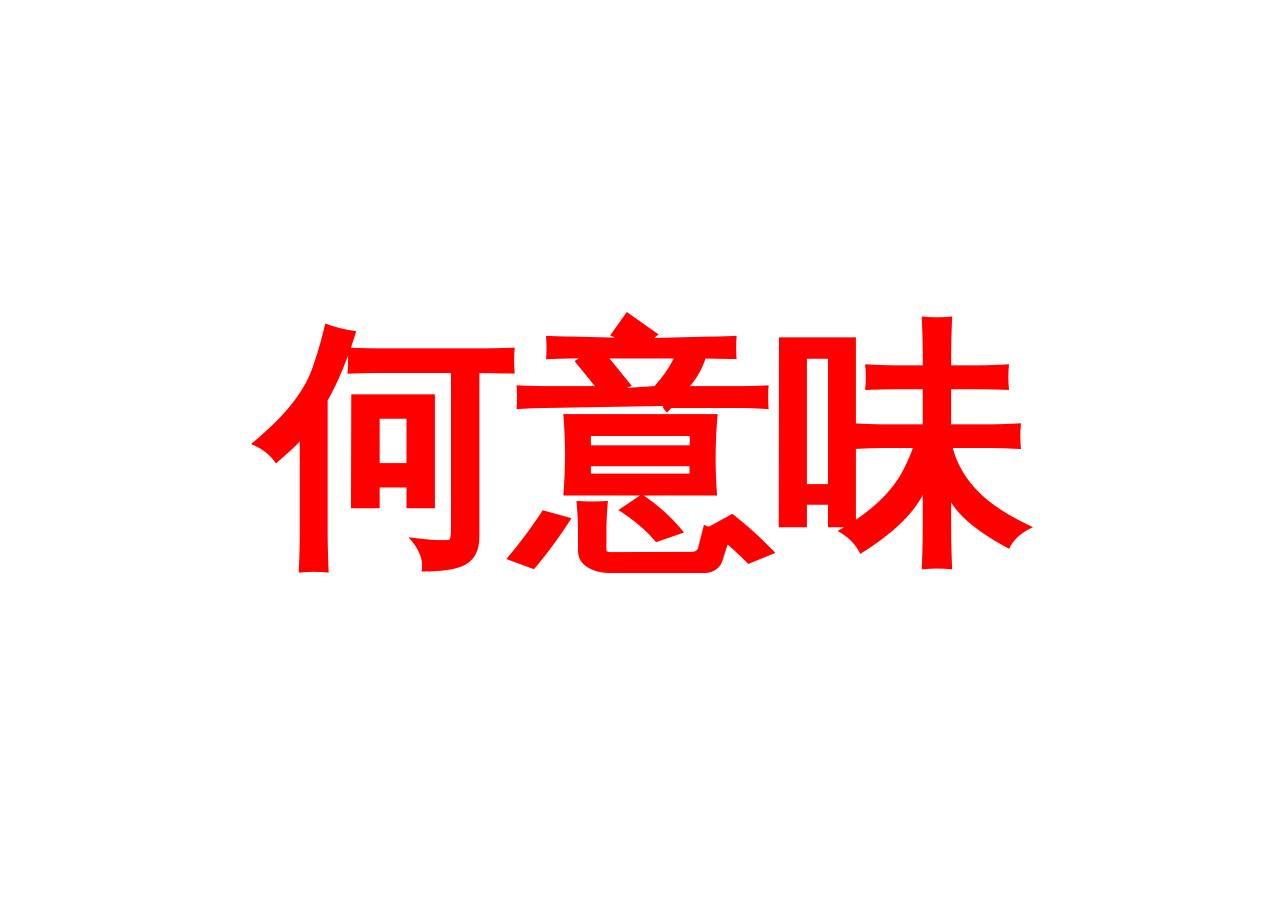
<file: u/index.html>
<!DOCTYPE html>
<html lang="zh">
<head>
    <meta charset="UTF-8">
    <title>何意味</title>
    <style>
        body {
            margin: 0;
            height: 100vh;
            display: flex;
            align-items: center;
            justify-content: center;
            background-color: white;
            font-family: sans-serif;
        }
        .huge-red-text {
            font-size: 20vw;      /* 视口宽度的20%，足够巨大且自适应 */
            font-weight: bold;
            color: red;
            text-align: center;
            line-height: 1.2;
            word-break: keep-all; /* 防止日文汉字换行 */
        }
    </style>
</head>
<body>
    <div class="huge-red-text">何意味</div>
</body>
</html>
</file>
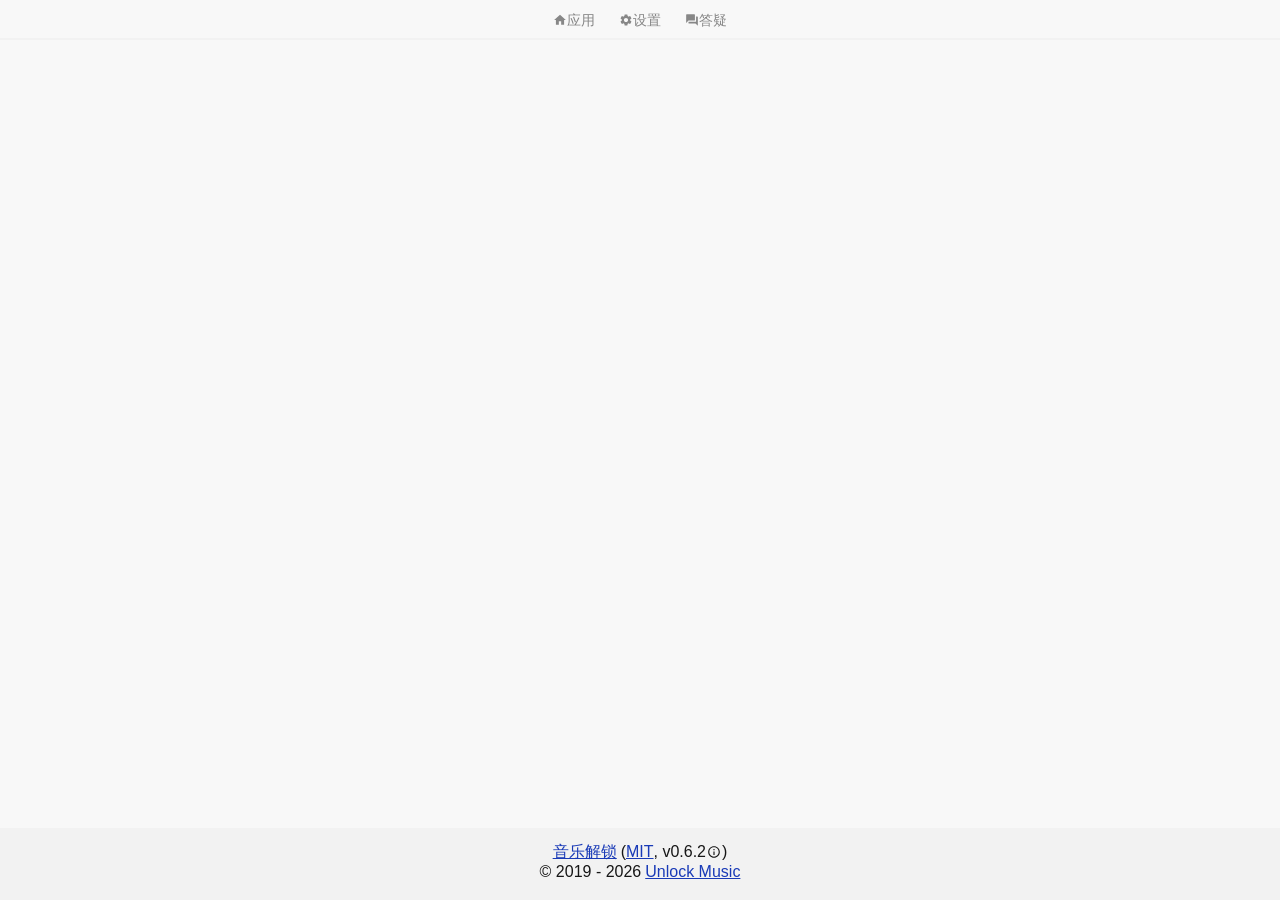
<file: um-react/index.html>
<!doctype html>
<html lang="zh-cmn-Hans-CN">
  <head>
    <meta charset="UTF-8" />
    <meta name="viewport" content="width=device-width, initial-scale=1.0, maximum-scale=1.0, user-scalable=no" />
    <title>音乐解锁 - Unlock Music</title>

    <meta name="description" content="音乐解锁 - Unlock Music" />
    <link rel="icon" href="./favicon.ico" />
    <link rel="apple-touch-icon" href="./pwa-512x512.png" sizes="512x512" />
    <meta name="theme-color" content="#4DBA87" />
    <script>
      // 设置基础路径，如果希望部署在/music-unlock/，则改为 '/music-unlock/'，默认部署在根路径
      window.BASE_URL = '/';
    </script>
    <script type="module" crossorigin src="./assets/index-B6IDn0wg.js"></script>
    <link rel="modulepreload" crossorigin href="./assets/rolldown-runtime-WkwZ5CU-.js">
    <link rel="modulepreload" crossorigin href="./assets/core-7VJPxFFw.js">
    <link rel="modulepreload" crossorigin href="./assets/router-D-cVnhE8.js">
    <link rel="modulepreload" crossorigin href="./assets/store-DrpghANe.js">
    <link rel="modulepreload" crossorigin href="./assets/extras-BP9ll2y9.js">
    <link rel="stylesheet" crossorigin href="./assets/index-BTw7S_Fz.css">
  <link rel="manifest" href="./manifest.webmanifest"></head>

  <body>
    <main id="root"></main>
  </body>
</html>
</file>
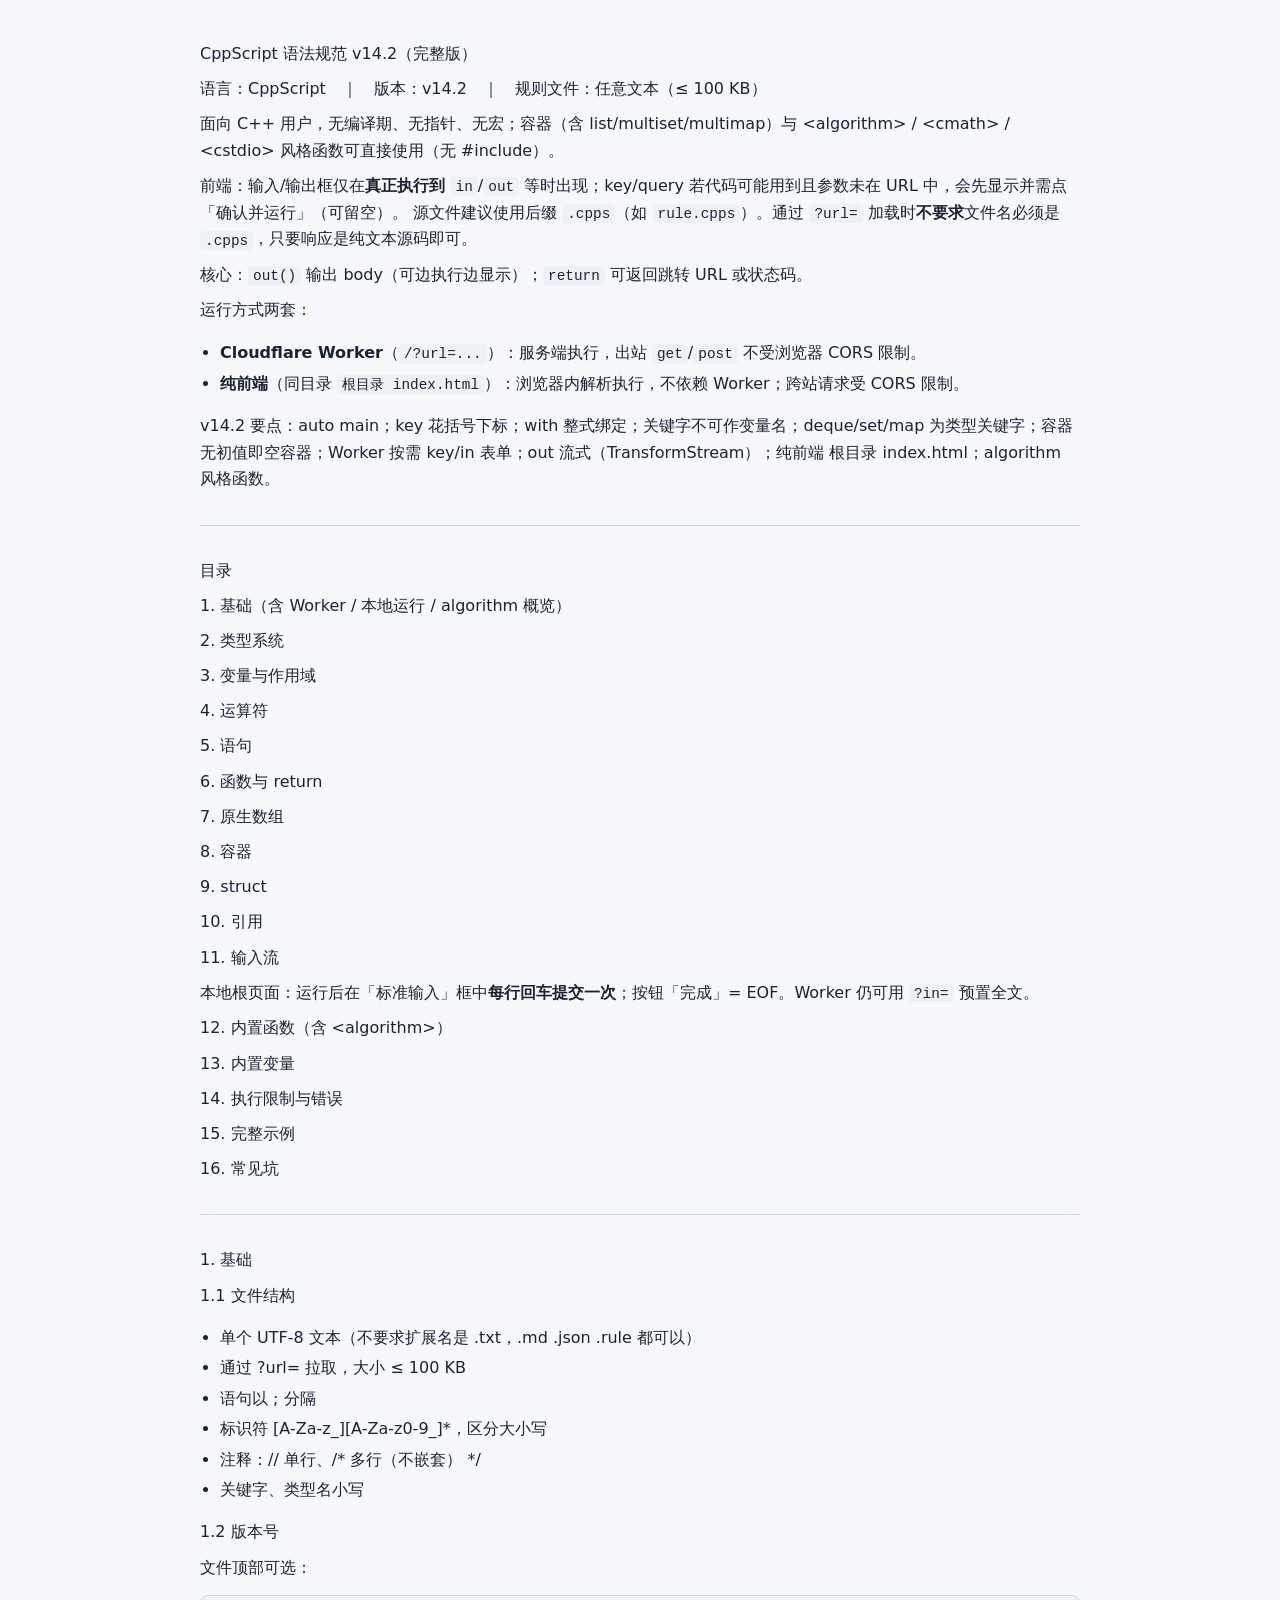
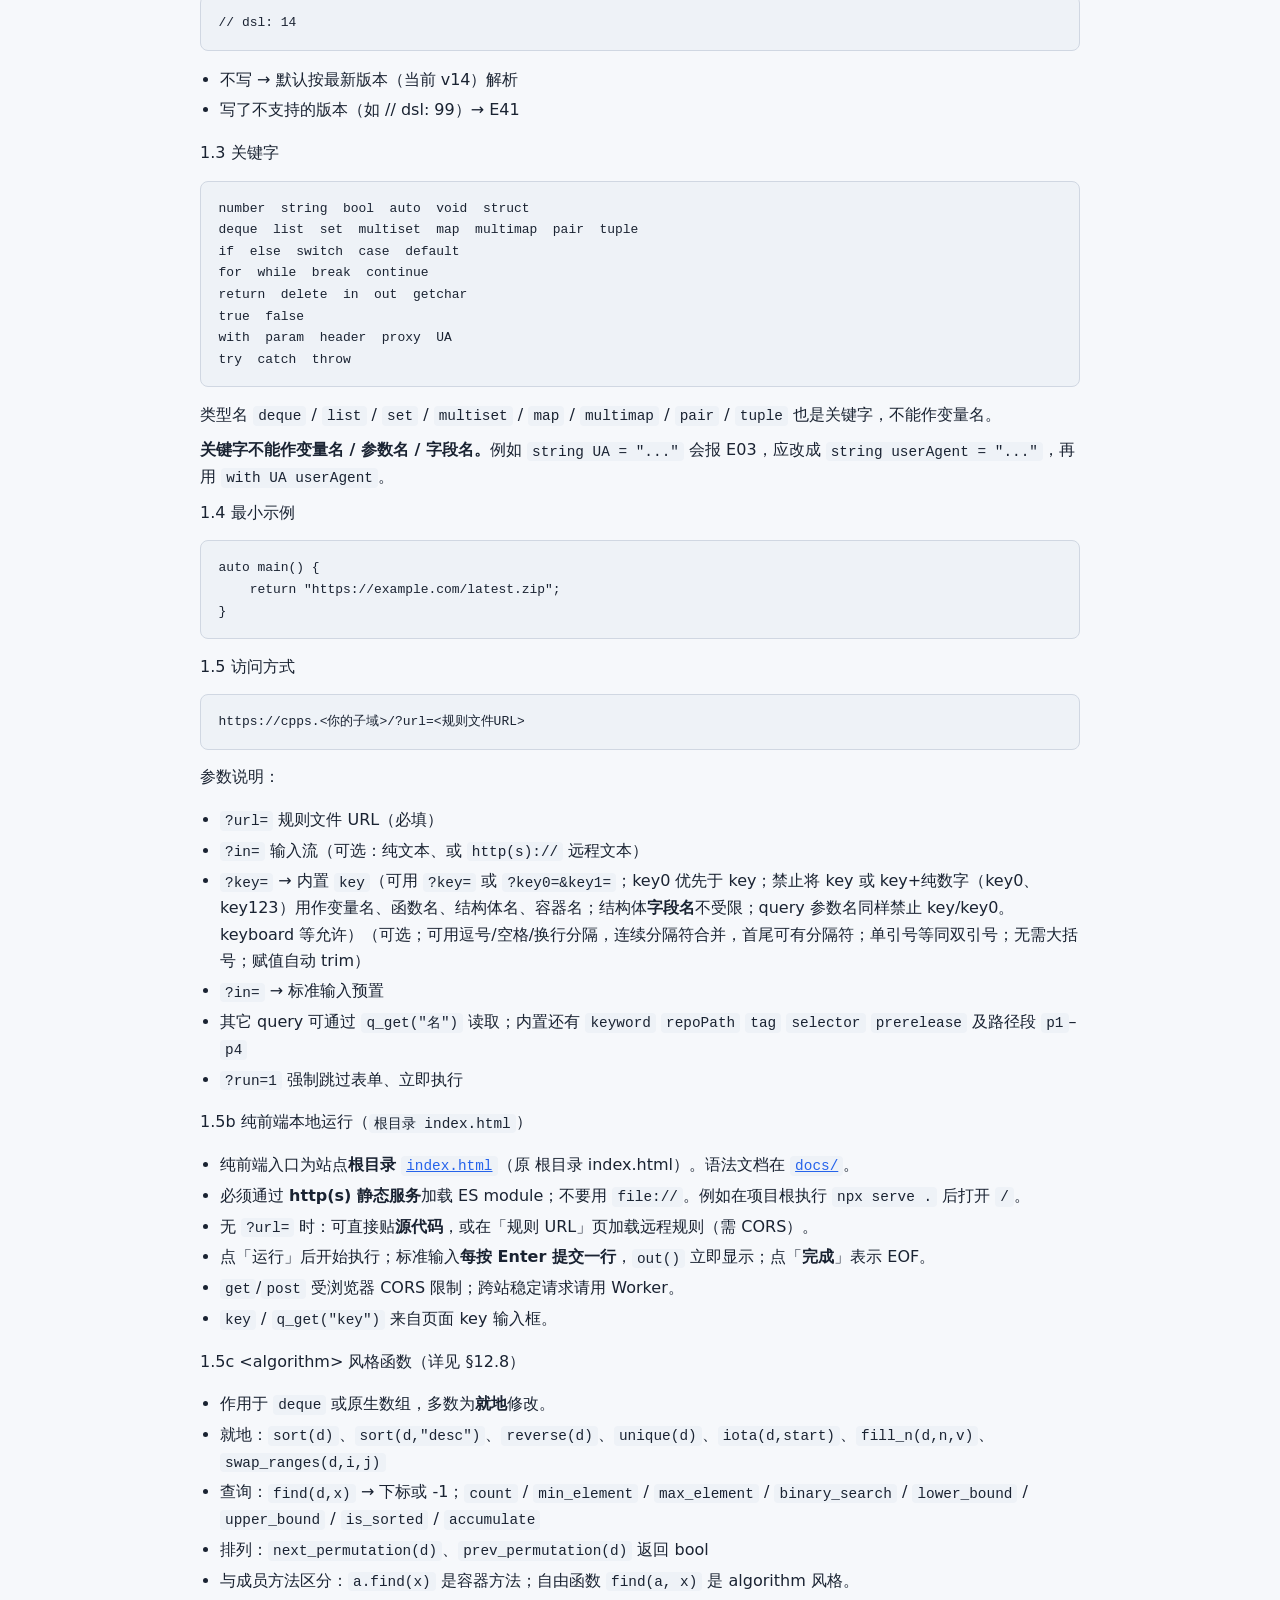
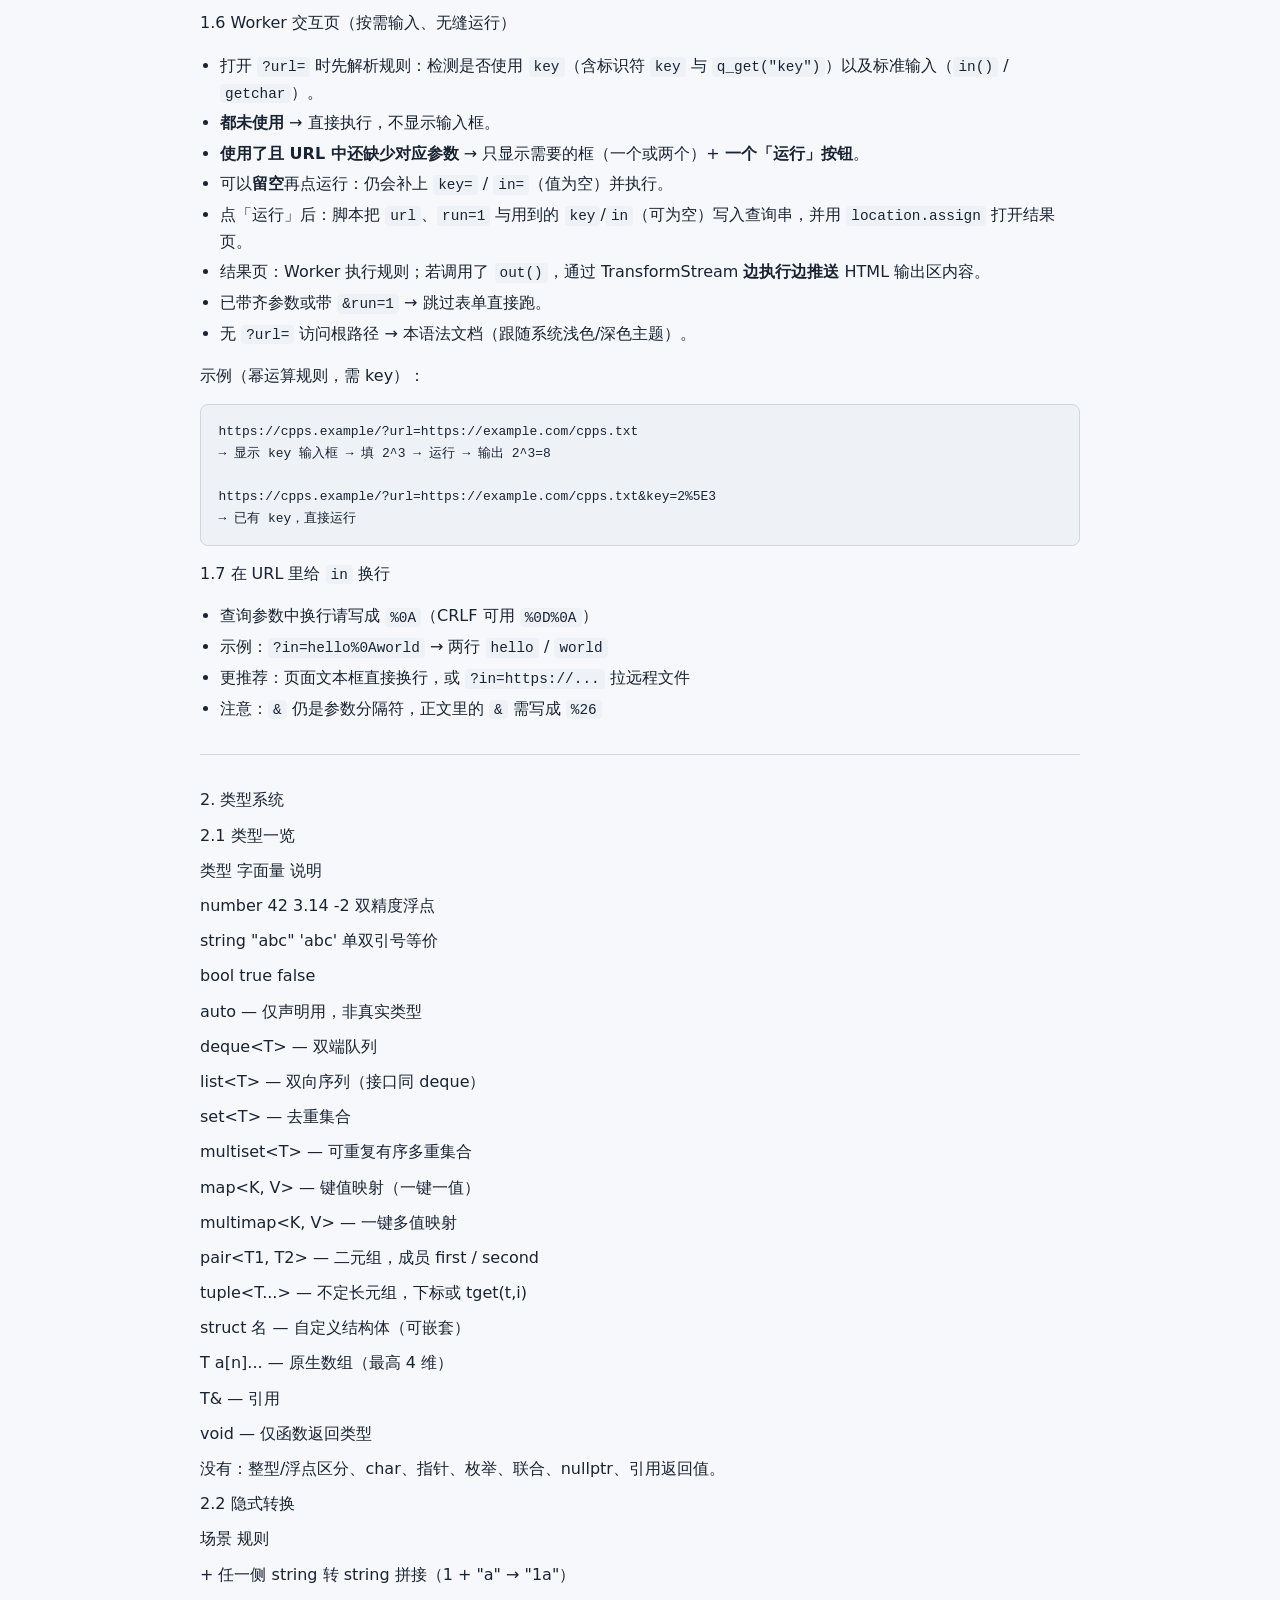
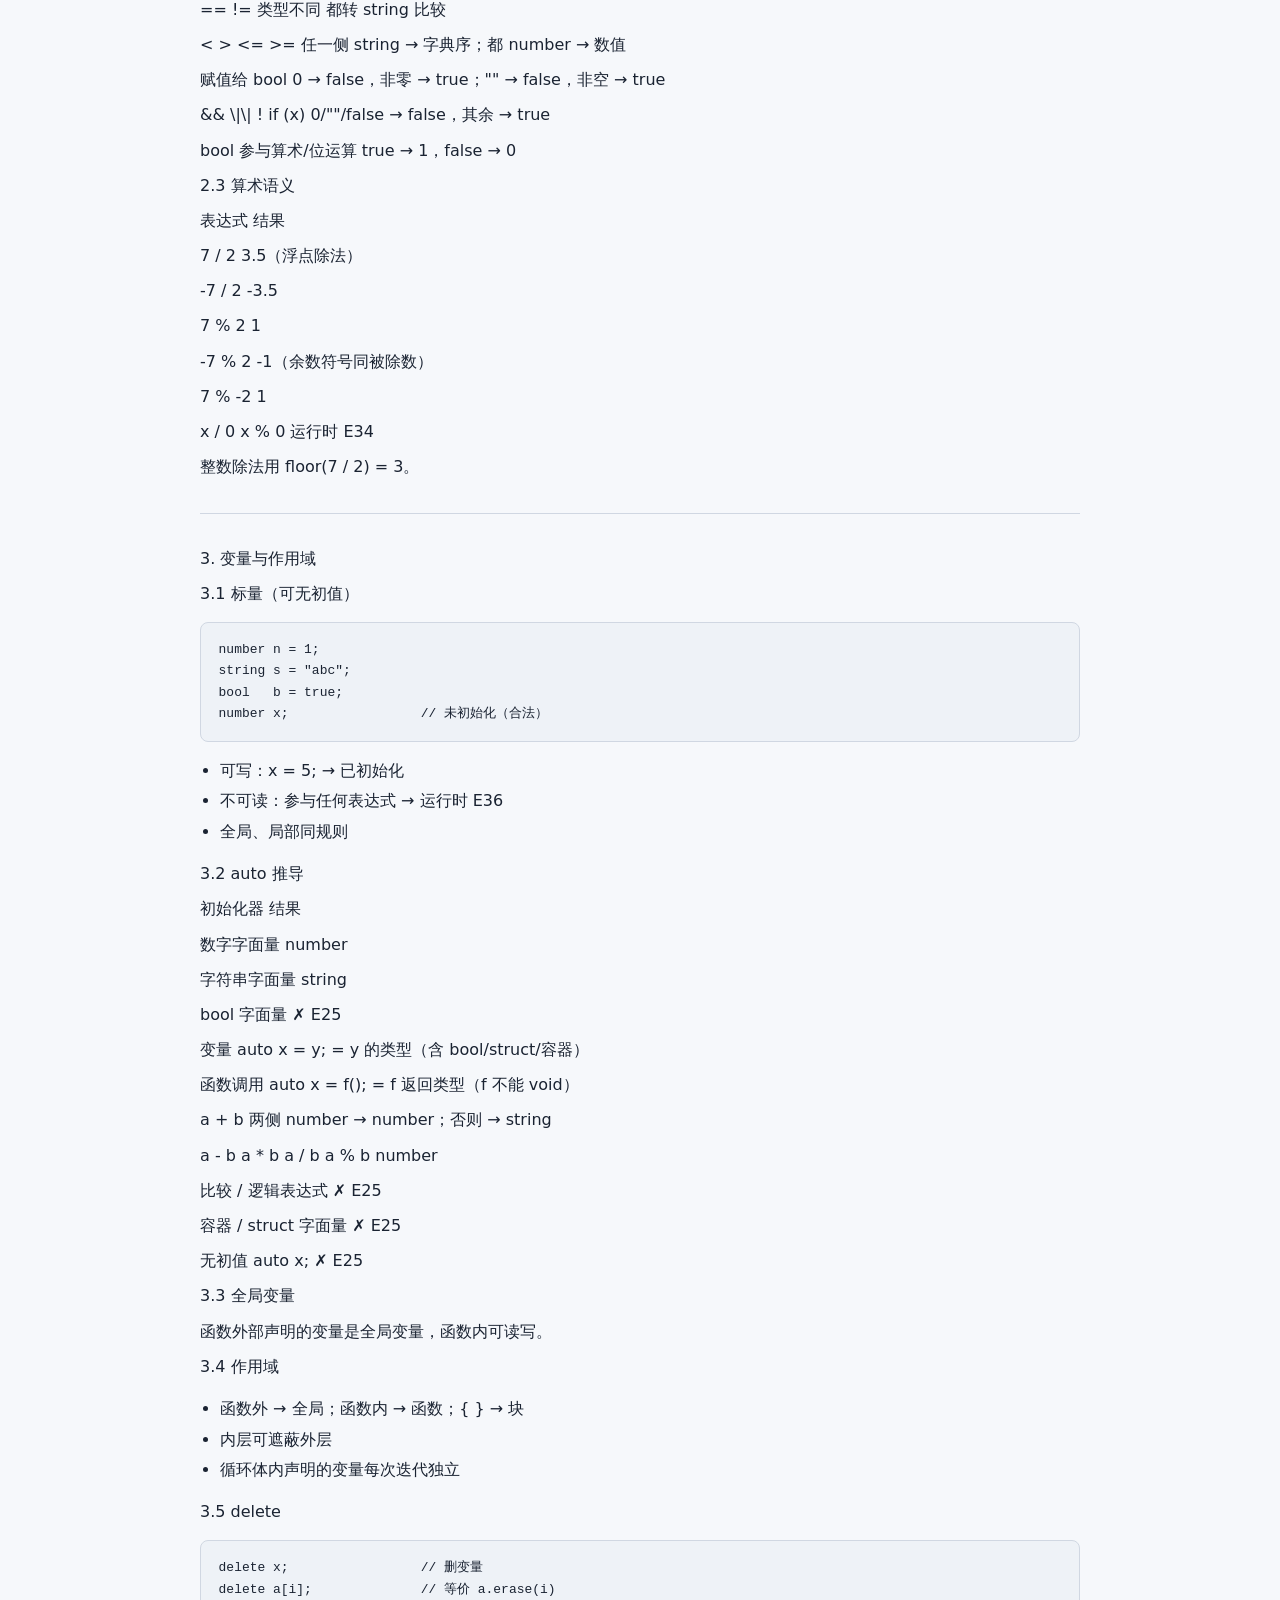
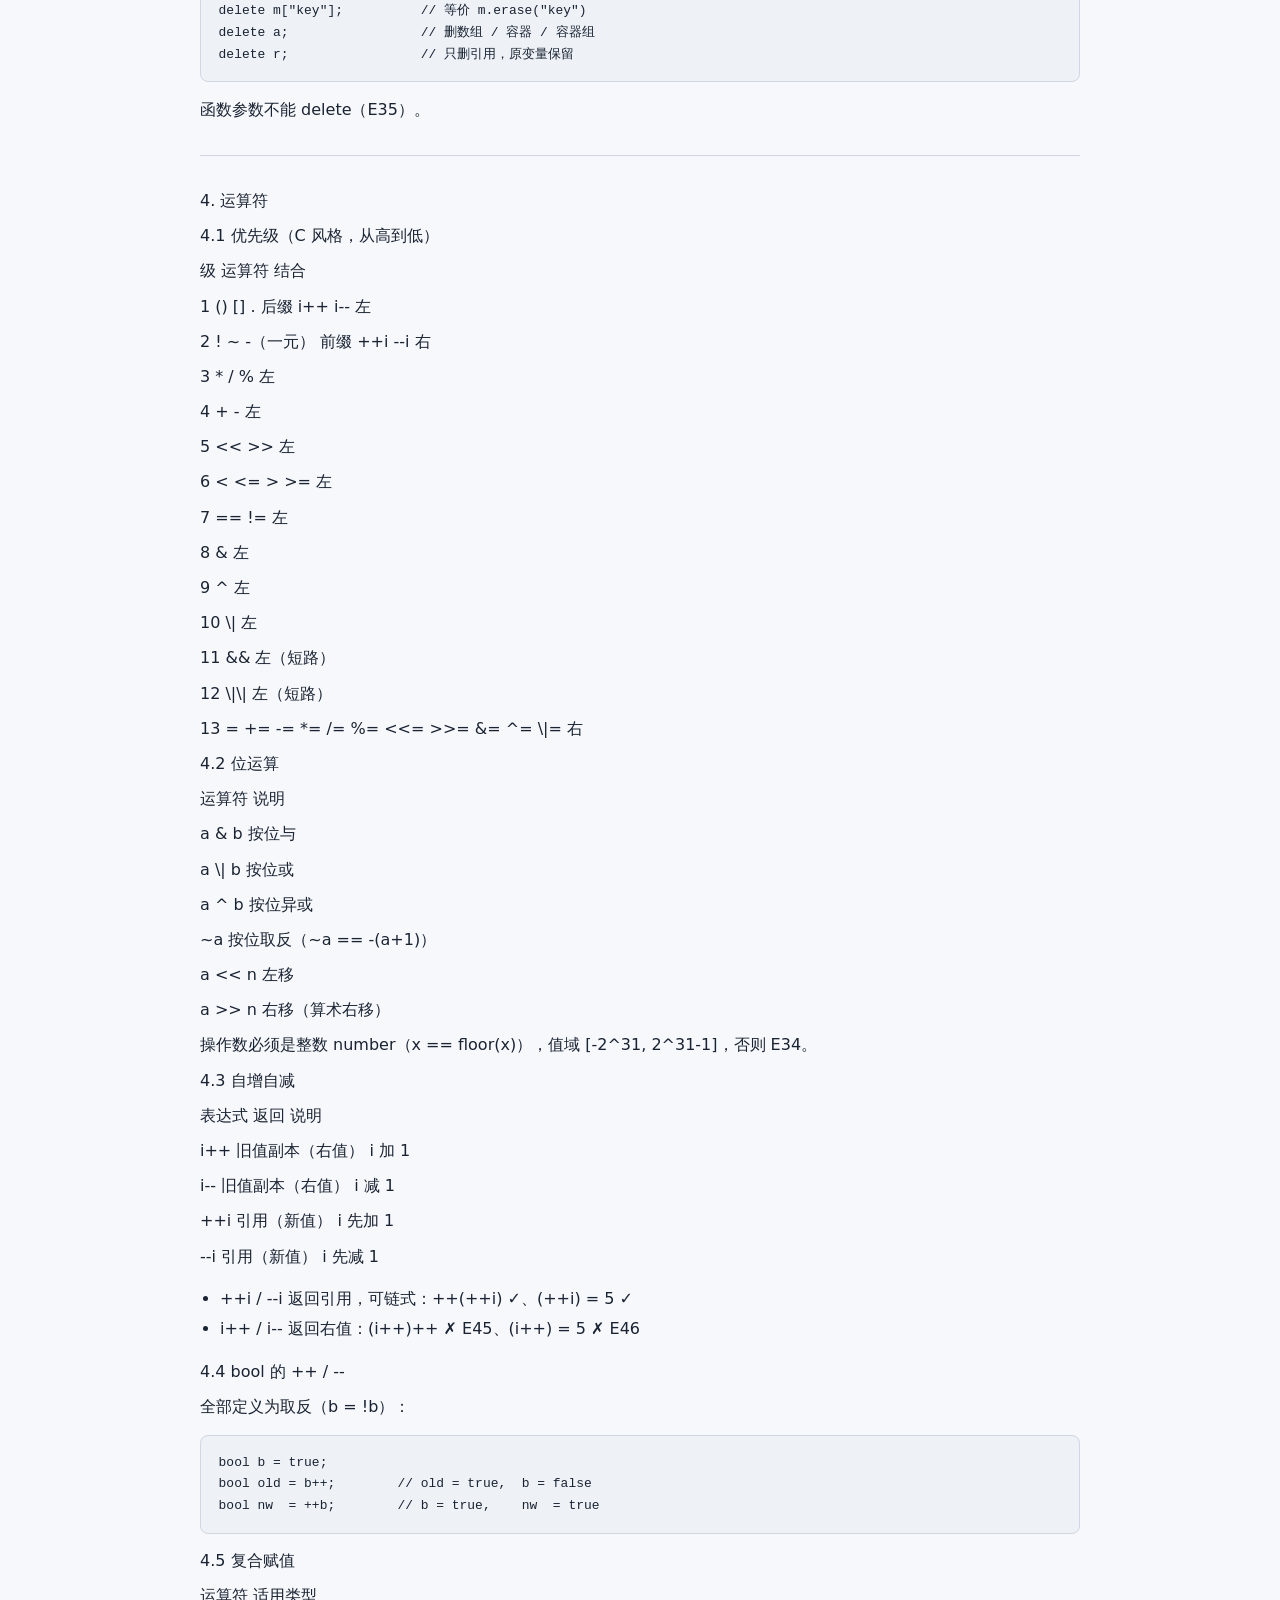
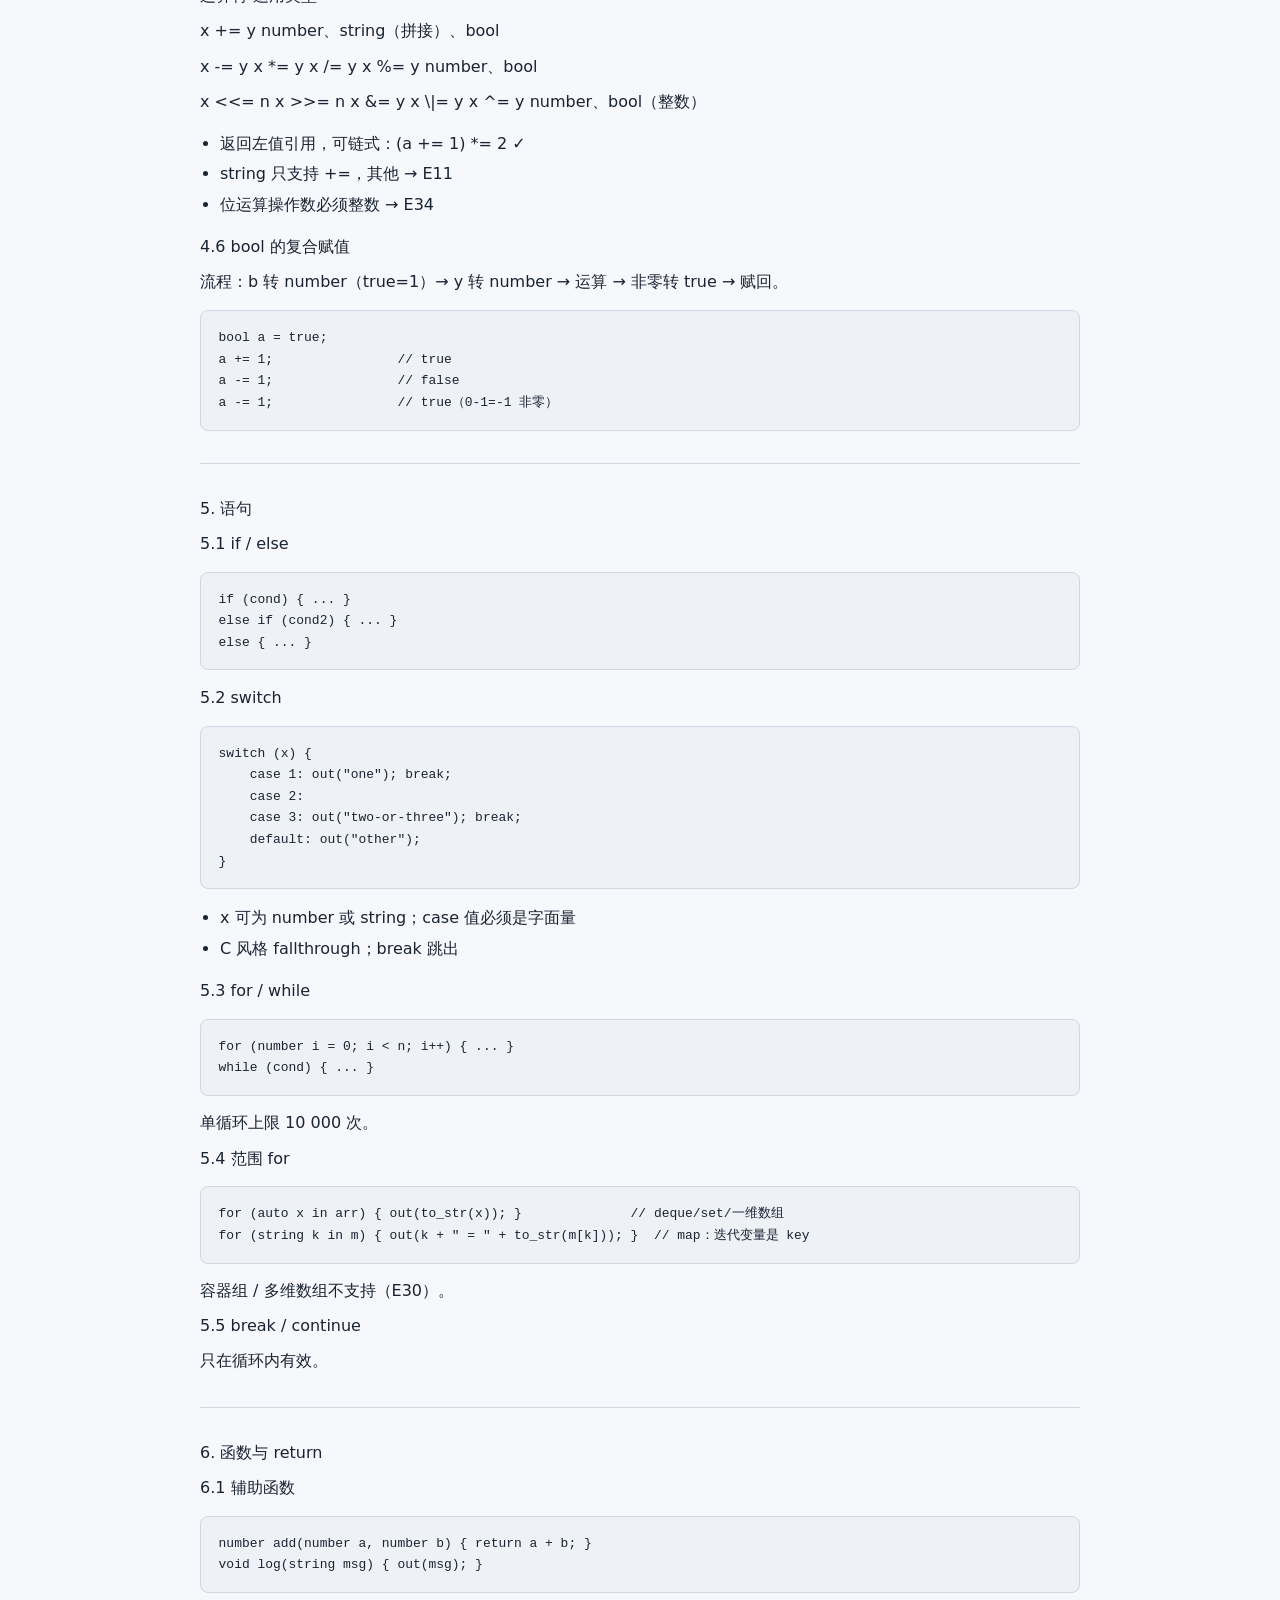
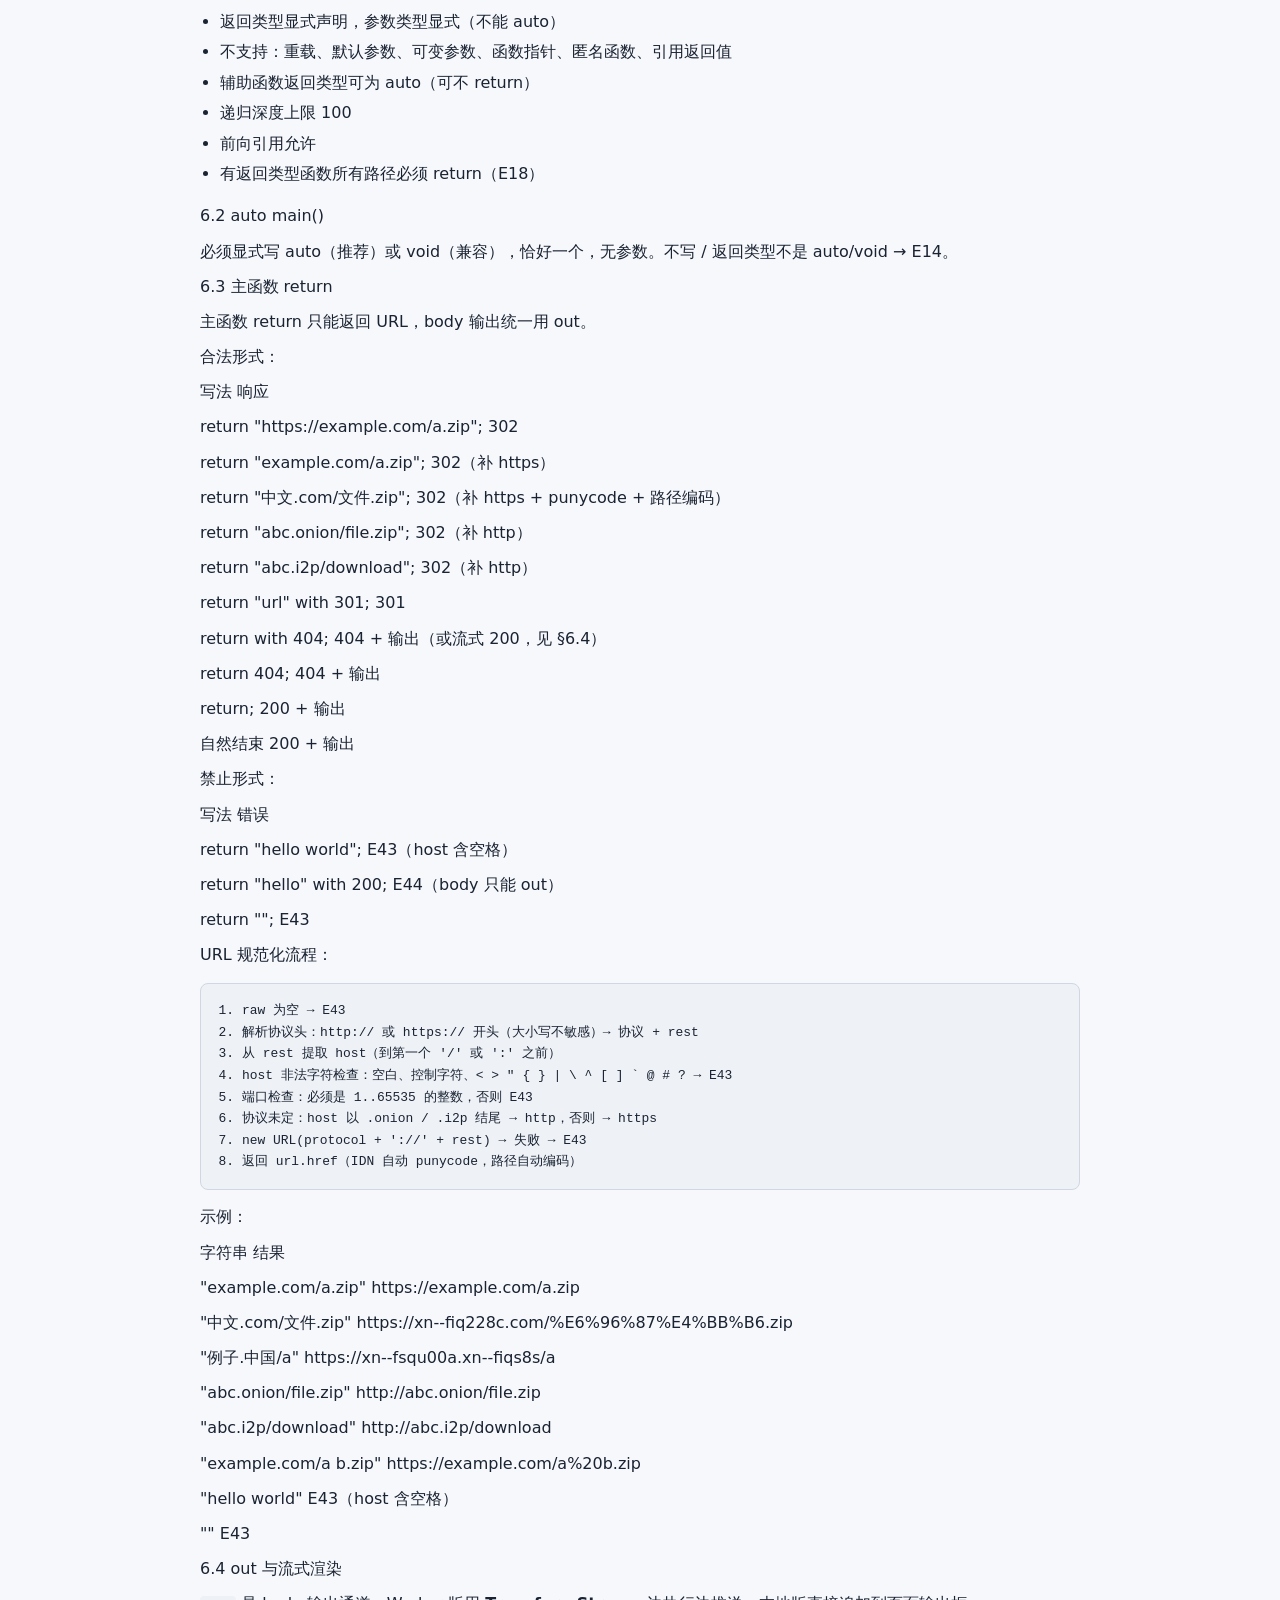
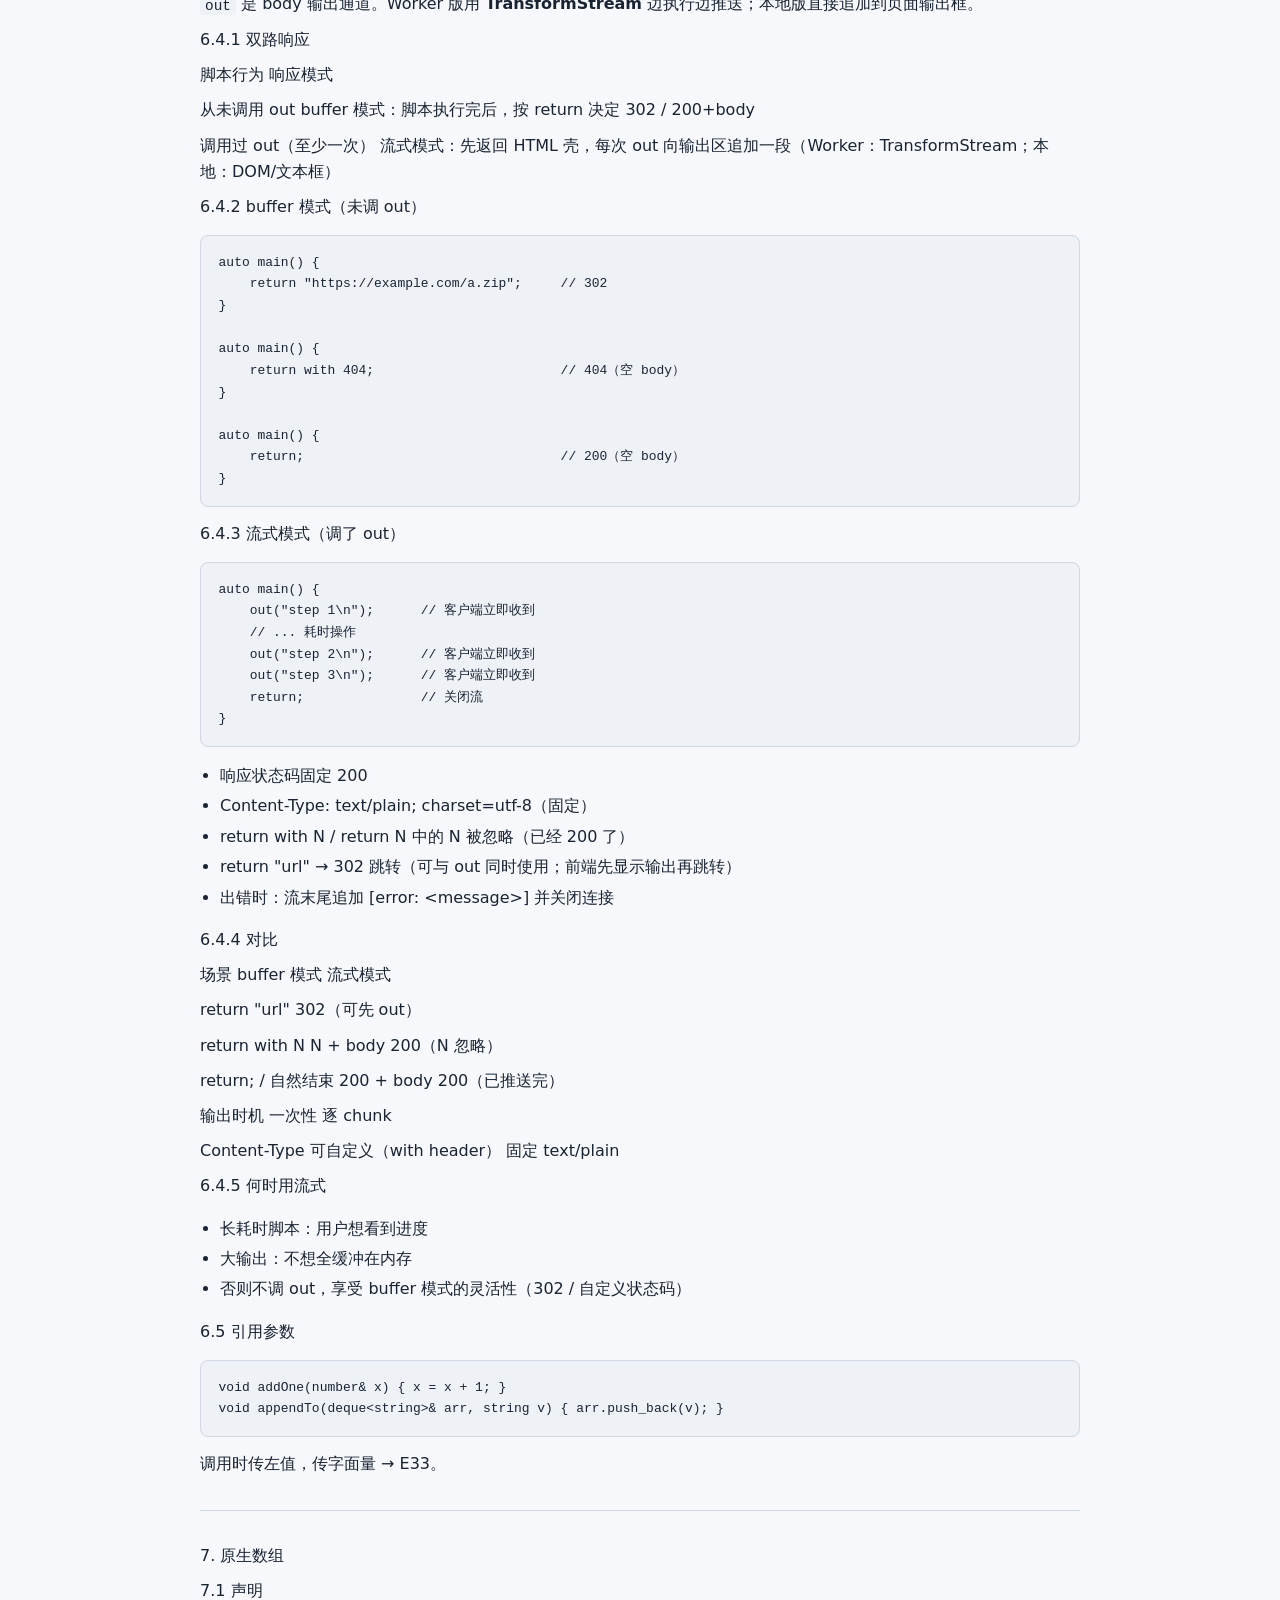
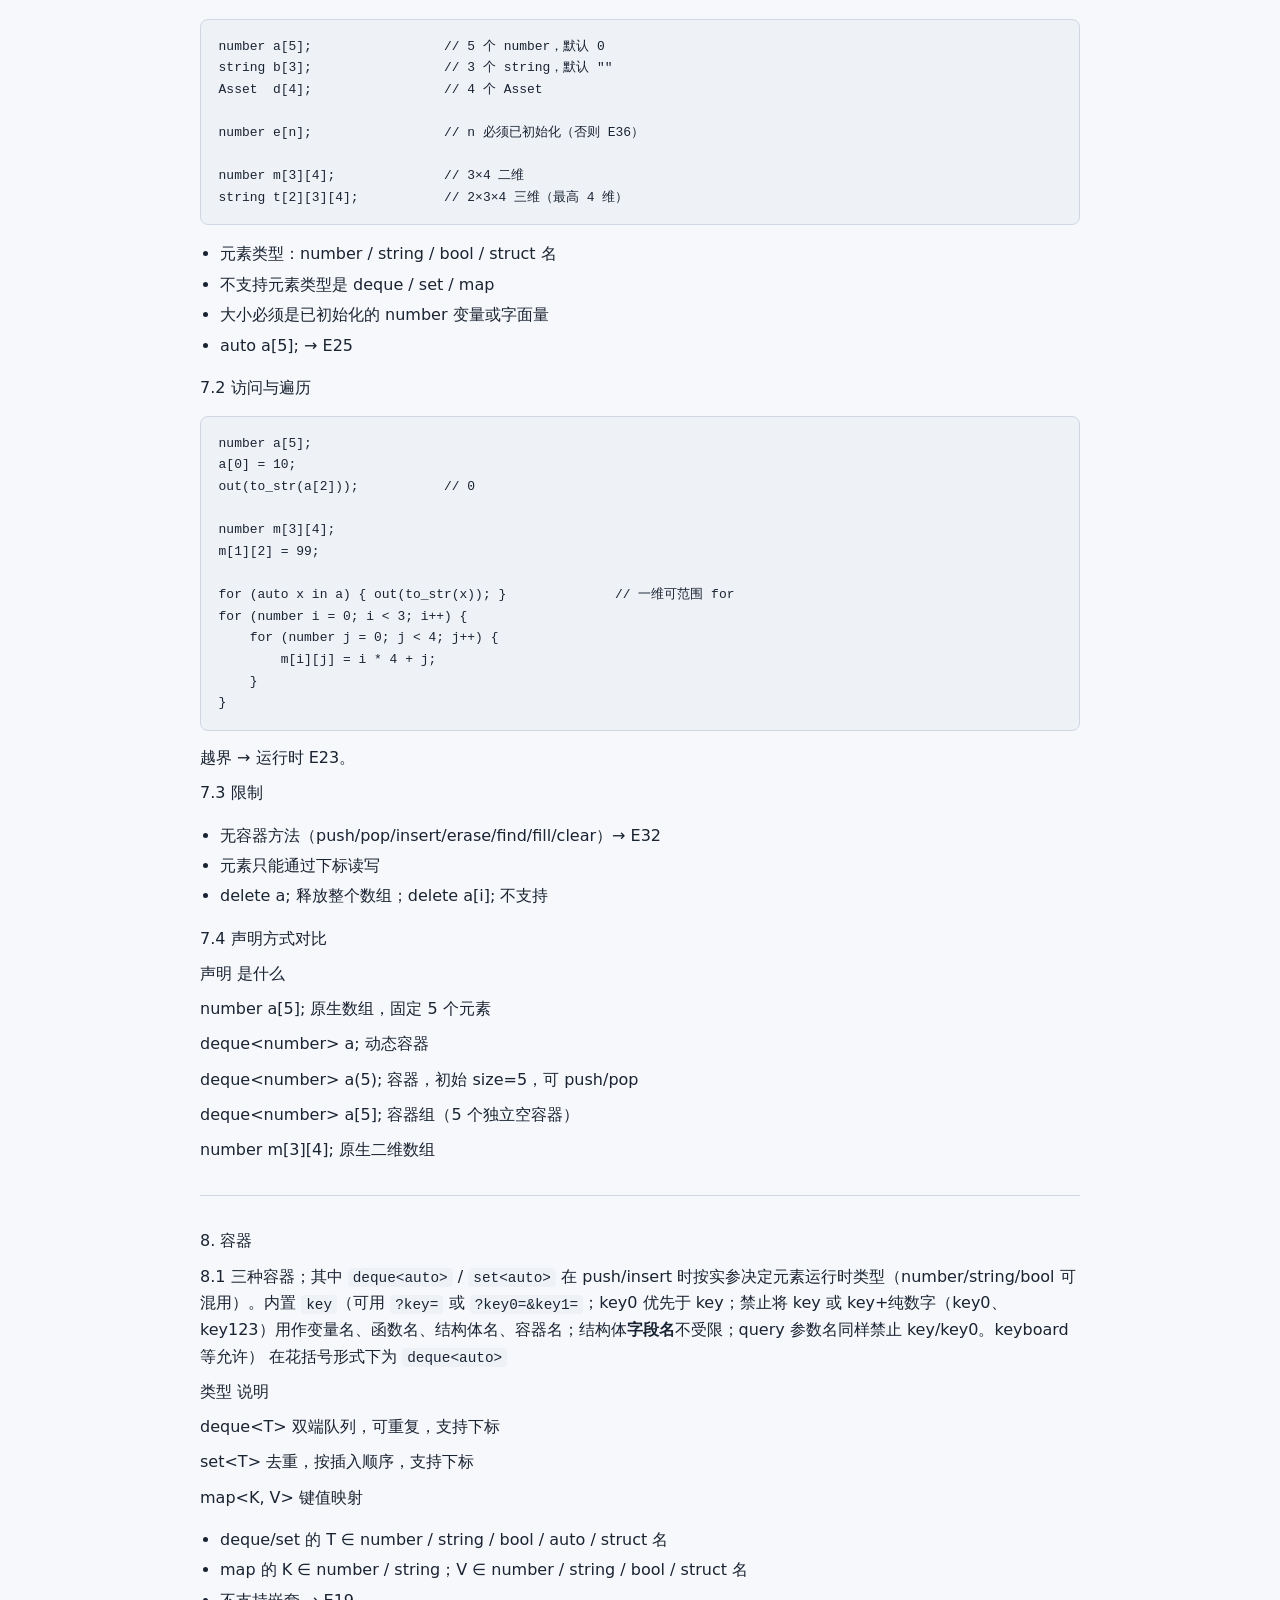
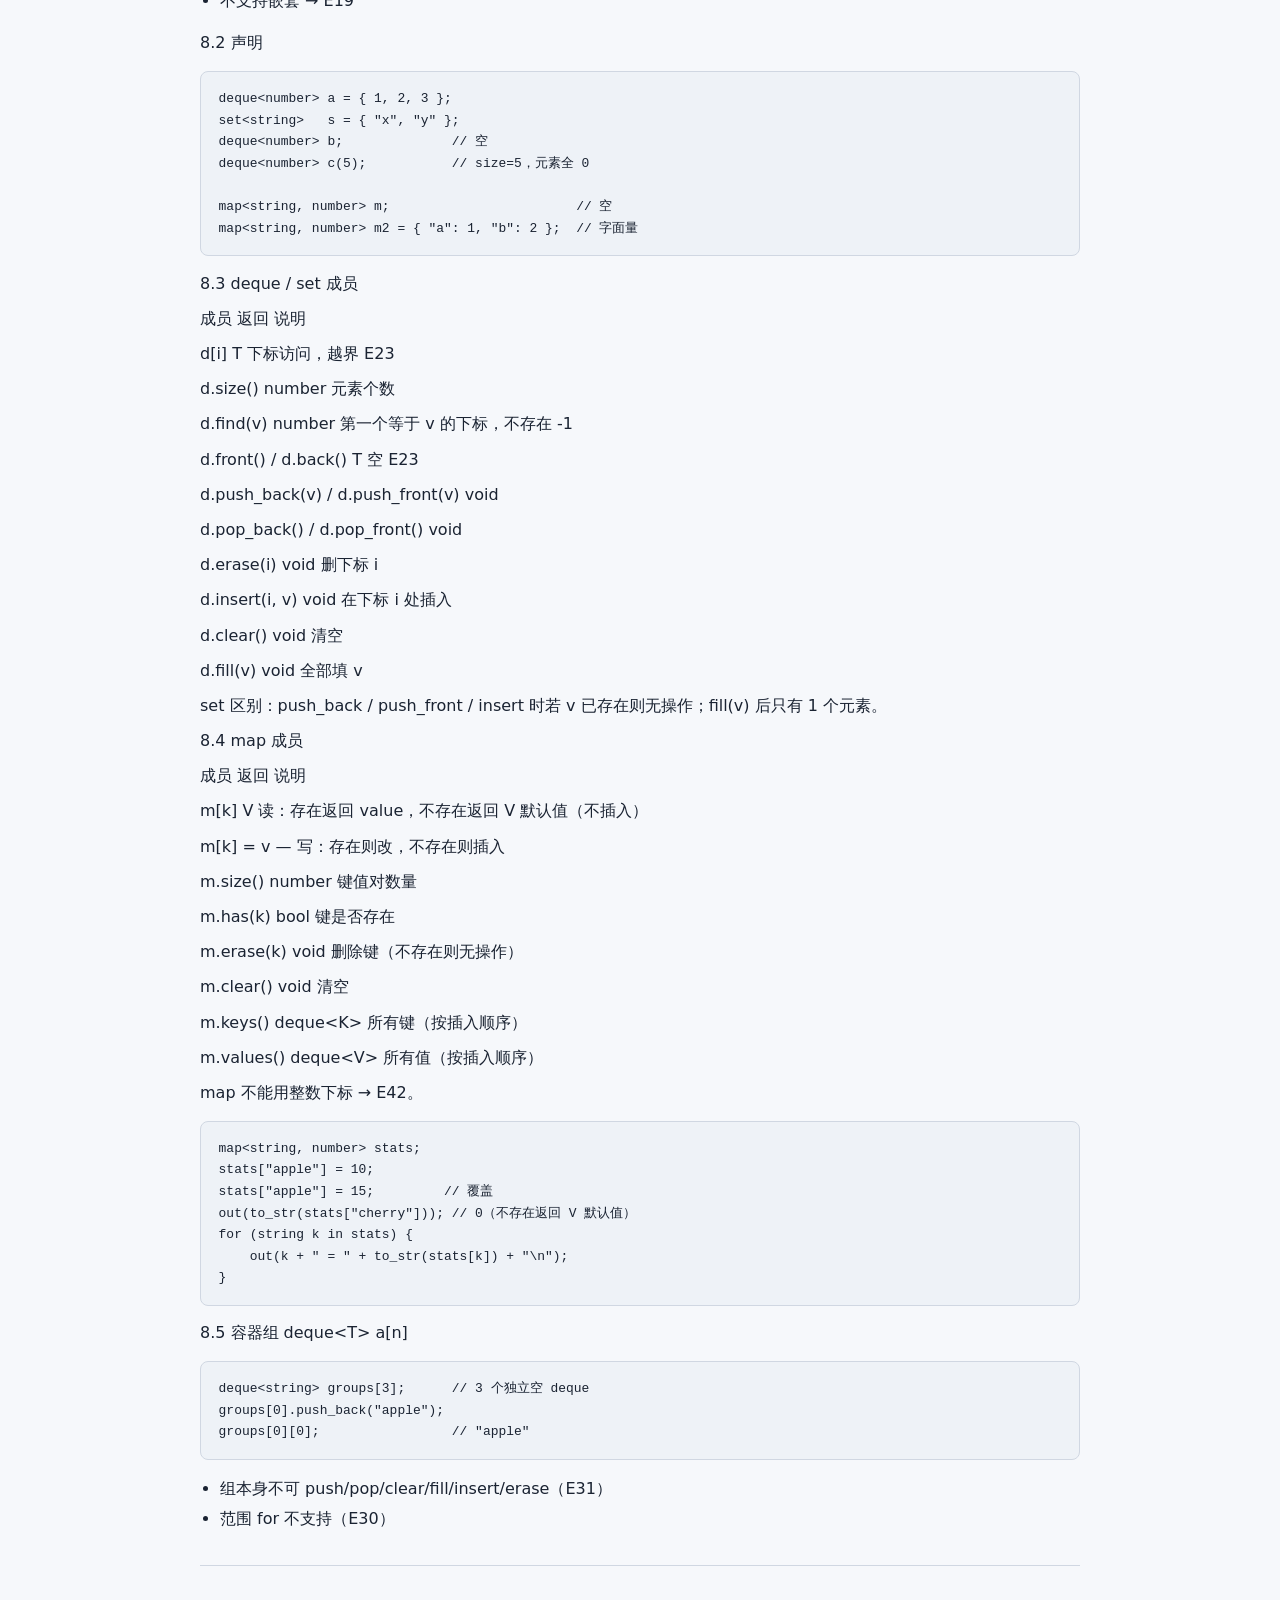
<file: cppscript/docs/index.html>
<!DOCTYPE html>
<html lang="zh-CN">
<head>
<meta charset="UTF-8" />
<meta name="viewport" content="width=device-width, initial-scale=1" />
<meta name="color-scheme" content="light dark" />
<title>CppScript 语法规范 v14.2</title>
<style>
  :root {
    color-scheme: light dark;
    --bg: #f6f8fb;
    --panel: #ffffff;
    --text: #1a2332;
    --muted: #5a6a82;
    --accent: #2563eb;
    --code-bg: #eef2f7;
    --border: #d0d7e2;
    --heading: #0f172a;
    --h3: #334155;
  }
  @media (prefers-color-scheme: dark) {
    :root {
      --bg: #0f1419;
      --panel: #1a2332;
      --text: #e7ecf3;
      --muted: #8b9bb4;
      --accent: #3d8bfd;
      --code-bg: #0b1220;
      --border: #2a3548;
      --heading: #ffffff;
      --h3: #c5d0e0;
    }
  }
  * { box-sizing: border-box; }
  body {
    margin: 0;
    font-family: ui-sans-serif, system-ui, -apple-system, "Segoe UI", Roboto, "PingFang SC", "Microsoft YaHei", sans-serif;
    background: var(--bg);
    color: var(--text);
    line-height: 1.65;
  }
  .wrap { max-width: 920px; margin: 0 auto; padding: 2rem 1.25rem 4rem; }
  h1 { font-size: 1.75rem; margin: 0 0 0.5rem; color: var(--heading); }
  h2 { font-size: 1.35rem; margin-top: 2.5rem; border-bottom: 1px solid var(--border); padding-bottom: 0.4rem; color: var(--heading); }
  h3 { font-size: 1.1rem; margin-top: 1.5rem; color: var(--h3); }
  .meta { color: var(--muted); margin-bottom: 1.5rem; }
  a { color: var(--accent); }
  pre, code { font-family: ui-monospace, SFMono-Regular, Menlo, Consolas, monospace; font-size: 0.9em; }
  pre {
    background: var(--code-bg);
    border: 1px solid var(--border);
    border-radius: 8px;
    padding: 1rem 1.1rem;
    overflow-x: auto;
    line-height: 1.5;
  }
  code { background: var(--code-bg); padding: 0.12em 0.35em; border-radius: 4px; }
  pre code { background: none; padding: 0; }
  ul { padding-left: 1.25rem; }
  li { margin: 0.25rem 0; }
  p { margin: 0.55rem 0; }
  hr { border: none; border-top: 1px solid var(--border); margin: 2rem 0; }
</style>
</head>
<body>
<div class="wrap">
<p>CppScript 语法规范 v14.2（完整版）</p>
<p>语言：CppScript　｜　版本：v14.2　｜　规则文件：任意文本（≤ 100 KB）</p>
<p>面向 C++ 用户，无编译期、无指针、无宏；容器（含 list/multiset/multimap）与 &lt;algorithm&gt; / &lt;cmath&gt; / &lt;cstdio&gt; 风格函数可直接使用（无 #include）。</p>
<p>前端：输入/输出框仅在<strong>真正执行到</strong> <code>in</code>/<code>out</code> 等时出现；key/query 若代码可能用到且参数未在 URL 中，会先显示并需点「确认并运行」（可留空）。
源文件建议使用后缀 <code>.cpps</code>（如 <code>rule.cpps</code>）。通过 <code>?url=</code> 加载时<strong>不要求</strong>文件名必须是 <code>.cpps</code>，只要响应是纯文本源码即可。</p>
<p>核心：<code>out()</code> 输出 body（可边执行边显示）；<code>return</code> 可返回跳转 URL 或状态码。</p>
<p>运行方式两套：</p>
<ul>
<li><strong>Cloudflare Worker</strong>（<code>/?url=...</code>）：服务端执行，出站 <code>get</code>/<code>post</code> 不受浏览器 CORS 限制。</li>
<li><strong>纯前端</strong>（同目录 <code>根目录 index.html</code>）：浏览器内解析执行，不依赖 Worker；跨站请求受 CORS 限制。</li>
</ul>
<p>v14.2 要点：auto main；key 花括号下标；with 整式绑定；关键字不可作变量名；deque/set/map 为类型关键字；容器无初值即空容器；Worker 按需 key/in 表单；out 流式（TransformStream）；纯前端 根目录 index.html；algorithm 风格函数。</p>
<hr />
<p>目录</p>
<p>1. 基础（含 Worker / 本地运行 / algorithm 概览）</p>
<p>2. 类型系统</p>
<p>3. 变量与作用域</p>
<p>4. 运算符</p>
<p>5. 语句</p>
<p>6. 函数与 return</p>
<p>7. 原生数组</p>
<p>8. 容器</p>
<p>9. struct</p>
<p>10. 引用</p>
<p>11. 输入流</p>
<p>本地根页面：运行后在「标准输入」框中<strong>每行回车提交一次</strong>；按钮「完成」= EOF。Worker 仍可用 <code>?in=</code> 预置全文。</p>
<p>12. 内置函数（含 &lt;algorithm&gt;）</p>
<p>13. 内置变量</p>
<p>14. 执行限制与错误</p>
<p>15. 完整示例</p>
<p>16. 常见坑</p>
<hr />
<p>1. 基础</p>
<p>1.1 文件结构</p>
<ul>
<li>单个 UTF-8 文本（不要求扩展名是 .txt，.md .json .rule 都可以）</li>
<li>通过 ?url= 拉取，大小 ≤ 100 KB</li>
<li>语句以 ; 分隔</li>
<li>标识符 [A-Za-z_][A-Za-z0-9_]*，区分大小写</li>
<li>注释：// 单行、/* 多行（不嵌套） */</li>
<li>关键字、类型名小写</li>
</ul>
<p>1.2 版本号</p>
<p>文件顶部可选：</p>
<pre><code>// dsl: 14</code></pre>
<ul>
<li>不写 → 默认按最新版本（当前 v14）解析</li>
<li>写了不支持的版本（如 // dsl: 99）→ E41</li>
</ul>
<p>1.3 关键字</p>
<pre><code>number  string  bool  auto  void  struct
deque  list  set  multiset  map  multimap  pair  tuple
if  else  switch  case  default
for  while  break  continue
return  delete  in  out  getchar
true  false
with  param  header  proxy  UA
try  catch  throw</code></pre>
<p>类型名 <code>deque</code> / <code>list</code> / <code>set</code> / <code>multiset</code> / <code>map</code> / <code>multimap</code> / <code>pair</code> / <code>tuple</code> 也是关键字，不能作变量名。</p>
<p><strong>关键字不能作变量名 / 参数名 / 字段名。</strong>例如 <code>string UA = &quot;...&quot;</code> 会报 E03，应改成 <code>string userAgent = &quot;...&quot;</code>，再用 <code>with UA userAgent</code>。</p>
<p>1.4 最小示例</p>
<pre><code>auto main() {
    return &quot;https://example.com/latest.zip&quot;;
}</code></pre>
<p>1.5 访问方式</p>
<pre><code>https://cpps.&lt;你的子域&gt;/?url=&lt;规则文件URL&gt;</code></pre>
<p>参数说明：</p>
<ul>
<li><code>?url=</code> 规则文件 URL（必填）</li>
<li><code>?in=</code> 输入流（可选：纯文本、或 <code>http(s)://</code> 远程文本）</li>
<li><code>?key=</code> → 内置 <code>key</code>（可用 <code>?key=</code> 或 <code>?key0=&amp;key1=</code>；key0 优先于 key；禁止将 key 或 key+纯数字（key0、key123）用作变量名、函数名、结构体名、容器名；结构体<strong>字段名</strong>不受限；query 参数名同样禁止 key/key0。keyboard 等允许）（可选；可用逗号/空格/换行分隔，连续分隔符合并，首尾可有分隔符；单引号等同双引号；无需大括号；赋值自动 trim）</li>
<li><code>?in=</code> → 标准输入预置</li>
<li>其它 query 可通过 <code>q_get("名")</code> 读取；内置还有 <code>keyword</code> <code>repoPath</code> <code>tag</code> <code>selector</code> <code>prerelease</code> 及路径段 <code>p1</code>–<code>p4</code></li>
<li><code>?run=1</code> 强制跳过表单、立即执行</li>
</ul>
<p>1.5b 纯前端本地运行（<code>根目录 index.html</code>）</p>
<ul>
<li>纯前端入口为站点<strong>根目录</strong> <a href="../"><code>index.html</code></a>（原 根目录 index.html）。语法文档在 <a href="./"><code>docs/</code></a>。</li>
<li>必须通过 <strong>http(s) 静态服务</strong>加载 ES module；不要用 <code>file://</code>。例如在项目根执行 <code>npx serve .</code> 后打开 <code>/</code>。</li>
<li>无 <code>?url=</code> 时：可直接贴<strong>源代码</strong>，或在「规则 URL」页加载远程规则（需 CORS）。</li>
<li>点「运行」后开始执行；标准输入<strong>每按 Enter 提交一行</strong>，<code>out()</code> 立即显示；点「<strong>完成</strong>」表示 EOF。</li>
<li><code>get</code>/<code>post</code> 受浏览器 CORS 限制；跨站稳定请求请用 Worker。</li>
<li><code>key</code> / <code>q_get("key")</code> 来自页面 key 输入框。</li>
</ul>
<p>1.5c &lt;algorithm&gt; 风格函数（详见 §12.8）</p>
<ul>
<li>作用于 <code>deque</code> 或原生数组，多数为<strong>就地</strong>修改。</li>
<li>就地：<code>sort(d)</code>、<code>sort(d,"desc")</code>、<code>reverse(d)</code>、<code>unique(d)</code>、<code>iota(d,start)</code>、<code>fill_n(d,n,v)</code>、<code>swap_ranges(d,i,j)</code></li>
<li>查询：<code>find(d,x)</code> → 下标或 -1；<code>count</code> / <code>min_element</code> / <code>max_element</code> / <code>binary_search</code> / <code>lower_bound</code> / <code>upper_bound</code> / <code>is_sorted</code> / <code>accumulate</code></li>
<li>排列：<code>next_permutation(d)</code>、<code>prev_permutation(d)</code> 返回 bool</li>
<li>与成员方法区分：<code>a.find(x)</code> 是容器方法；自由函数 <code>find(a, x)</code> 是 algorithm 风格。</li>
</ul>
<p>1.6 Worker 交互页（按需输入、无缝运行）</p>
<ul>
<li>打开 <code>?url=</code> 时先解析规则：检测是否使用 <code>key</code>（含标识符 <code>key</code> 与 <code>q_get(&quot;key&quot;)</code>）以及标准输入（<code>in()</code> / <code>getchar</code>）。</li>
<li><strong>都未使用</strong> → 直接执行，不显示输入框。</li>
<li><strong>使用了且 URL 中还缺少对应参数</strong> → 只显示需要的框（一个或两个）+ <strong>一个「运行」按钮</strong>。</li>
<li>可以<strong>留空</strong>再点运行：仍会补上 <code>key=</code> / <code>in=</code>（值为空）并执行。</li>
<li>点「运行」后：脚本把 <code>url</code>、<code>run=1</code> 与用到的 <code>key</code>/<code>in</code>（可为空）写入查询串，并用 <code>location.assign</code> 打开结果页。</li>
<li>结果页：Worker 执行规则；若调用了 <code>out()</code>，通过 TransformStream <strong>边执行边推送</strong> HTML 输出区内容。</li>
<li>已带齐参数或带 <code>&amp;run=1</code> → 跳过表单直接跑。</li>
<li>无 <code>?url=</code> 访问根路径 → 本语法文档（跟随系统浅色/深色主题）。</li>
</ul>
<p>示例（幂运算规则，需 key）：</p>
<pre><code>https://cpps.example/?url=https://example.com/cpps.txt
→ 显示 key 输入框 → 填 2^3 → 运行 → 输出 2^3=8

https://cpps.example/?url=https://example.com/cpps.txt&amp;key=2%5E3
→ 已有 key，直接运行</code></pre>
<p>1.7 在 URL 里给 <code>in</code> 换行</p>
<ul>
<li>查询参数中换行请写成 <code>%0A</code>（CRLF 可用 <code>%0D%0A</code>）</li>
<li>示例：<code>?in=hello%0Aworld</code> → 两行 <code>hello</code> / <code>world</code></li>
<li>更推荐：页面文本框直接换行，或 <code>?in=https://...</code> 拉远程文件</li>
<li>注意：<code>&amp;</code> 仍是参数分隔符，正文里的 <code>&amp;</code> 需写成 <code>%26</code></li>
</ul>
<hr />
<p>2. 类型系统</p>
<p>2.1 类型一览</p>
<p>类型 字面量 说明</p>
<p>number 42 3.14 -2 双精度浮点</p>
<p>string &quot;abc&quot; &#x27;abc&#x27; 单双引号等价</p>
<p>bool true false </p>
<p>auto — 仅声明用，非真实类型</p>
<p>deque&lt;T&gt; — 双端队列</p>
<p>list&lt;T&gt; — 双向序列（接口同 deque）</p>
<p>set&lt;T&gt; — 去重集合</p>
<p>multiset&lt;T&gt; — 可重复有序多重集合</p>
<p>map&lt;K, V&gt; — 键值映射（一键一值）</p>
<p>multimap&lt;K, V&gt; — 一键多值映射</p>
<p>pair&lt;T1, T2&gt; — 二元组，成员 first / second</p>
<p>tuple&lt;T...&gt; — 不定长元组，下标或 tget(t,i)</p>
<p>struct 名 — 自定义结构体（可嵌套）</p>
<p>T a[n]... — 原生数组（最高 4 维）</p>
<p>T&amp; — 引用</p>
<p>void — 仅函数返回类型</p>
<p>没有：整型/浮点区分、char、指针、枚举、联合、nullptr、引用返回值。</p>
<p>2.2 隐式转换</p>
<p>场景 规则</p>
<p>+ 任一侧 string 转 string 拼接（1 + &quot;a&quot; → &quot;1a&quot;）</p>
<p>== != 类型不同 都转 string 比较</p>
<p>&lt; &gt; &lt;= &gt;= 任一侧 string → 字典序；都 number → 数值</p>
<p>赋值给 bool 0 → false，非零 → true；&quot;&quot; → false，非空 → true</p>
<p>&amp;&amp; \|\| ! if (x) 0/&quot;&quot;/false → false，其余 → true</p>
<p>bool 参与算术/位运算 true → 1，false → 0</p>
<p>2.3 算术语义</p>
<p>表达式 结果</p>
<p>7 / 2 3.5（浮点除法）</p>
<p>-7 / 2 -3.5</p>
<p>7 % 2 1</p>
<p>-7 % 2 -1（余数符号同被除数）</p>
<p>7 % -2 1</p>
<p>x / 0 x % 0 运行时 E34</p>
<p>整数除法用 floor(7 / 2) = 3。</p>
<hr />
<p>3. 变量与作用域</p>
<p>3.1 标量（可无初值）</p>
<pre><code>number n = 1;
string s = &quot;abc&quot;;
bool   b = true;
number x;                 // 未初始化（合法）</code></pre>
<ul>
<li>可写：x = 5; → 已初始化</li>
<li>不可读：参与任何表达式 → 运行时 E36</li>
<li>全局、局部同规则</li>
</ul>
<p>3.2 auto 推导</p>
<p>初始化器 结果</p>
<p>数字字面量 number</p>
<p>字符串字面量 string</p>
<p>bool 字面量 ✗ E25</p>
<p>变量 auto x = y; = y 的类型（含 bool/struct/容器）</p>
<p>函数调用 auto x = f(); = f 返回类型（f 不能 void）</p>
<p>a + b 两侧 number → number；否则 → string</p>
<p>a - b a * b a / b a % b number</p>
<p>比较 / 逻辑表达式 ✗ E25</p>
<p>容器 / struct 字面量 ✗ E25</p>
<p>无初值 auto x; ✗ E25</p>
<p>3.3 全局变量</p>
<p>函数外部声明的变量是全局变量，函数内可读写。</p>
<p>3.4 作用域</p>
<ul>
<li>函数外 → 全局；函数内 → 函数；{ } → 块</li>
<li>内层可遮蔽外层</li>
<li>循环体内声明的变量每次迭代独立</li>
</ul>
<p>3.5 delete</p>
<pre><code>delete x;                 // 删变量
delete a[i];              // 等价 a.erase(i)
delete m[&quot;key&quot;];          // 等价 m.erase(&quot;key&quot;)
delete a;                 // 删数组 / 容器 / 容器组
delete r;                 // 只删引用，原变量保留</code></pre>
<p>函数参数不能 delete（E35）。</p>
<hr />
<p>4. 运算符</p>
<p>4.1 优先级（C 风格，从高到低）</p>
<p>级 运算符 结合</p>
<p>1 () [] . 后缀 i++ i-- 左</p>
<p>2 ! ~ -（一元） 前缀 ++i --i 右</p>
<p>3 * / % 左</p>
<p>4 + - 左</p>
<p>5 &lt;&lt; &gt;&gt; 左</p>
<p>6 &lt; &lt;= &gt; &gt;= 左</p>
<p>7 == != 左</p>
<p>8 &amp; 左</p>
<p>9 ^ 左</p>
<p>10 \| 左</p>
<p>11 &amp;&amp; 左（短路）</p>
<p>12 \|\| 左（短路）</p>
<p>13 = += -= *= /= %= &lt;&lt;= &gt;&gt;= &amp;= ^= \|= 右</p>
<p>4.2 位运算</p>
<p>运算符 说明</p>
<p>a &amp; b 按位与</p>
<p>a \| b 按位或</p>
<p>a ^ b 按位异或</p>
<p>~a 按位取反（~a == -(a+1)）</p>
<p>a &lt;&lt; n 左移</p>
<p>a &gt;&gt; n 右移（算术右移）</p>
<p>操作数必须是整数 number（x == floor(x)），值域 [-2^31, 2^31-1]，否则 E34。</p>
<p>4.3 自增自减</p>
<p>表达式 返回 说明</p>
<p>i++ 旧值副本（右值） i 加 1</p>
<p>i-- 旧值副本（右值） i 减 1</p>
<p>++i 引用（新值） i 先加 1</p>
<p>--i 引用（新值） i 先减 1</p>
<ul>
<li>++i / --i 返回引用，可链式：++(++i) ✓、(++i) = 5 ✓</li>
<li>i++ / i-- 返回右值：(i++)++ ✗ E45、(i++) = 5 ✗ E46</li>
</ul>
<p>4.4 bool 的 ++ / --</p>
<p>全部定义为取反（b = !b）：</p>
<pre><code>bool b = true;
bool old = b++;        // old = true,  b = false
bool nw  = ++b;        // b = true,    nw  = true</code></pre>
<p>4.5 复合赋值</p>
<p>运算符 适用类型</p>
<p>x += y number、string（拼接）、bool</p>
<p>x -= y x *= y x /= y x %= y number、bool</p>
<p>x &lt;&lt;= n x &gt;&gt;= n x &amp;= y x \|= y x ^= y number、bool（整数）</p>
<ul>
<li>返回左值引用，可链式：(a += 1) *= 2 ✓</li>
<li>string 只支持 +=，其他 → E11</li>
<li>位运算操作数必须整数 → E34</li>
</ul>
<p>4.6 bool 的复合赋值</p>
<p>流程：b 转 number（true=1）→ y 转 number → 运算 → 非零转 true → 赋回。</p>
<pre><code>bool a = true;
a += 1;                // true
a -= 1;                // false
a -= 1;                // true（0-1=-1 非零）</code></pre>
<hr />
<p>5. 语句</p>
<p>5.1 if / else</p>
<pre><code>if (cond) { ... }
else if (cond2) { ... }
else { ... }</code></pre>
<p>5.2 switch</p>
<pre><code>switch (x) {
    case 1: out(&quot;one&quot;); break;
    case 2:
    case 3: out(&quot;two-or-three&quot;); break;
    default: out(&quot;other&quot;);
}</code></pre>
<ul>
<li>x 可为 number 或 string；case 值必须是字面量</li>
<li>C 风格 fallthrough；break 跳出</li>
</ul>
<p>5.3 for / while</p>
<pre><code>for (number i = 0; i &lt; n; i++) { ... }
while (cond) { ... }</code></pre>
<p>单循环上限 10 000 次。</p>
<p>5.4 范围 for</p>
<pre><code>for (auto x in arr) { out(to_str(x)); }              // deque/set/一维数组
for (string k in m) { out(k + &quot; = &quot; + to_str(m[k])); }  // map：迭代变量是 key</code></pre>
<p>容器组 / 多维数组不支持（E30）。</p>
<p>5.5 break / continue</p>
<p>只在循环内有效。</p>
<hr />
<p>6. 函数与 return</p>
<p>6.1 辅助函数</p>
<pre><code>number add(number a, number b) { return a + b; }
void log(string msg) { out(msg); }</code></pre>
<ul>
<li>返回类型显式声明，参数类型显式（不能 auto）</li>
<li>不支持：重载、默认参数、可变参数、函数指针、匿名函数、引用返回值</li>
<li>辅助函数返回类型可为 auto（可不 return）</li>
<li>递归深度上限 100</li>
<li>前向引用允许</li>
<li>有返回类型函数所有路径必须 return（E18）</li>
</ul>
<p>6.2 auto main()</p>
<p>必须显式写 auto（推荐）或 void（兼容），恰好一个，无参数。不写 / 返回类型不是 auto/void → E14。</p>
<p>6.3 主函数 return</p>
<p>主函数 return 只能返回 URL，body 输出统一用 out。</p>
<p>合法形式：</p>
<p>写法 响应</p>
<p>return &quot;https://example.com/a.zip&quot;; 302</p>
<p>return &quot;example.com/a.zip&quot;; 302（补 https）</p>
<p>return &quot;中文.com/文件.zip&quot;; 302（补 https + punycode + 路径编码）</p>
<p>return &quot;abc.onion/file.zip&quot;; 302（补 http）</p>
<p>return &quot;abc.i2p/download&quot;; 302（补 http）</p>
<p>return &quot;url&quot; with 301; 301</p>
<p>return with 404; 404 + 输出（或流式 200，见 §6.4）</p>
<p>return 404; 404 + 输出</p>
<p>return; 200 + 输出</p>
<p>自然结束 200 + 输出</p>
<p>禁止形式：</p>
<p>写法 错误</p>
<p>return &quot;hello world&quot;; E43（host 含空格）</p>
<p>return &quot;hello&quot; with 200; E44（body 只能 out）</p>
<p>return &quot;&quot;; E43</p>
<p>URL 规范化流程：</p>
<pre><code>1. raw 为空 → E43
2. 解析协议头：http:// 或 https:// 开头（大小写不敏感）→ 协议 + rest
3. 从 rest 提取 host（到第一个 &#x27;/&#x27; 或 &#x27;:&#x27; 之前）
4. host 非法字符检查：空白、控制字符、&lt; &gt; &quot; { } | \ ^ [ ] ` @ # ? → E43
5. 端口检查：必须是 1..65535 的整数，否则 E43
6. 协议未定：host 以 .onion / .i2p 结尾 → http，否则 → https
7. new URL(protocol + &#x27;://&#x27; + rest) → 失败 → E43
8. 返回 url.href（IDN 自动 punycode，路径自动编码）</code></pre>
<p>示例：</p>
<p>字符串 结果</p>
<p>&quot;example.com/a.zip&quot; https://example.com/a.zip</p>
<p>&quot;中文.com/文件.zip&quot; https://xn--fiq228c.com/%E6%96%87%E4%BB%B6.zip</p>
<p>&quot;例子.中国/a&quot; https://xn--fsqu00a.xn--fiqs8s/a</p>
<p>&quot;abc.onion/file.zip&quot; http://abc.onion/file.zip</p>
<p>&quot;abc.i2p/download&quot; http://abc.i2p/download</p>
<p>&quot;example.com/a b.zip&quot; https://example.com/a%20b.zip</p>
<p>&quot;hello world&quot; E43（host 含空格）</p>
<p>&quot;&quot; E43</p>
<p>6.4 out 与流式渲染</p>
<p><code>out</code> 是 body 输出通道。Worker 版用 <strong>TransformStream</strong> 边执行边推送；本地版直接追加到页面输出框。</p>
<p>6.4.1 双路响应</p>
<p>脚本行为 响应模式</p>
<p>从未调用 out buffer 模式：脚本执行完后，按 return 决定 302 / 200+body</p>
<p>调用过 out（至少一次） 流式模式：先返回 HTML 壳，每次 out 向输出区追加一段（Worker：TransformStream；本地：DOM/文本框）</p>
<p>6.4.2 buffer 模式（未调 out）</p>
<pre><code>auto main() {
    return &quot;https://example.com/a.zip&quot;;     // 302
}

auto main() {
    return with 404;                        // 404（空 body）
}

auto main() {
    return;                                 // 200（空 body）
}</code></pre>
<p>6.4.3 流式模式（调了 out）</p>
<pre><code>auto main() {
    out(&quot;step 1\n&quot;);      // 客户端立即收到
    // ... 耗时操作
    out(&quot;step 2\n&quot;);      // 客户端立即收到
    out(&quot;step 3\n&quot;);      // 客户端立即收到
    return;               // 关闭流
}</code></pre>
<ul>
<li>响应状态码固定 200</li>
<li>Content-Type: text/plain; charset=utf-8（固定）</li>
<li>return with N / return N 中的 N 被忽略（已经 200 了）</li>
<li>return &quot;url&quot; → 302 跳转（可与 out 同时使用；前端先显示输出再跳转）</li>
<li>出错时：流末尾追加 [error: &lt;message&gt;] 并关闭连接</li>
</ul>
<p>6.4.4 对比</p>
<p>场景 buffer 模式 流式模式</p>
<p>return &quot;url&quot; 302（可先 out）</p>
<p>return with N N + body 200（N 忽略）</p>
<p>return; / 自然结束 200 + body 200（已推送完）</p>
<p>输出时机 一次性 逐 chunk</p>
<p>Content-Type 可自定义（with header） 固定 text/plain</p>
<p>6.4.5 何时用流式</p>
<ul>
<li>长耗时脚本：用户想看到进度</li>
<li>大输出：不想全缓冲在内存</li>
<li>否则不调 out，享受 buffer 模式的灵活性（302 / 自定义状态码）</li>
</ul>
<p>6.5 引用参数</p>
<pre><code>void addOne(number&amp; x) { x = x + 1; }
void appendTo(deque&lt;string&gt;&amp; arr, string v) { arr.push_back(v); }</code></pre>
<p>调用时传左值，传字面量 → E33。</p>
<hr />
<p>7. 原生数组</p>
<p>7.1 声明</p>
<pre><code>number a[5];                 // 5 个 number，默认 0
string b[3];                 // 3 个 string，默认 &quot;&quot;
Asset  d[4];                 // 4 个 Asset

number e[n];                 // n 必须已初始化（否则 E36）

number m[3][4];              // 3×4 二维
string t[2][3][4];           // 2×3×4 三维（最高 4 维）</code></pre>
<ul>
<li>元素类型：number / string / bool / struct 名</li>
<li>不支持元素类型是 deque / set / map</li>
<li>大小必须是已初始化的 number 变量或字面量</li>
<li>auto a[5]; → E25</li>
</ul>
<p>7.2 访问与遍历</p>
<pre><code>number a[5];
a[0] = 10;
out(to_str(a[2]));           // 0

number m[3][4];
m[1][2] = 99;

for (auto x in a) { out(to_str(x)); }              // 一维可范围 for
for (number i = 0; i &lt; 3; i++) {
    for (number j = 0; j &lt; 4; j++) {
        m[i][j] = i * 4 + j;
    }
}</code></pre>
<p>越界 → 运行时 E23。</p>
<p>7.3 限制</p>
<ul>
<li>无容器方法（push/pop/insert/erase/find/fill/clear）→ E32</li>
<li>元素只能通过下标读写</li>
<li>delete a; 释放整个数组；delete a[i]; 不支持</li>
</ul>
<p>7.4 声明方式对比</p>
<p>声明 是什么</p>
<p>number a[5]; 原生数组，固定 5 个元素</p>
<p>deque&lt;number&gt; a; 动态容器</p>
<p>deque&lt;number&gt; a(5); 容器，初始 size=5，可 push/pop</p>
<p>deque&lt;number&gt; a[5]; 容器组（5 个独立空容器）</p>
<p>number m[3][4]; 原生二维数组</p>
<hr />
<p>8. 容器</p>
<p>8.1 三种容器；其中 <code>deque&lt;auto&gt;</code> / <code>set&lt;auto&gt;</code> 在 push/insert 时按实参决定元素运行时类型（number/string/bool 可混用）。内置 <code>key</code>（可用 <code>?key=</code> 或 <code>?key0=&amp;key1=</code>；key0 优先于 key；禁止将 key 或 key+纯数字（key0、key123）用作变量名、函数名、结构体名、容器名；结构体<strong>字段名</strong>不受限；query 参数名同样禁止 key/key0。keyboard 等允许） 在花括号形式下为 <code>deque&lt;auto&gt;</code></p>
<p>类型 说明</p>
<p>deque&lt;T&gt; 双端队列，可重复，支持下标</p>
<p>set&lt;T&gt; 去重，按插入顺序，支持下标</p>
<p>map&lt;K, V&gt; 键值映射</p>
<ul>
<li>deque/set 的 T ∈ number / string / bool / auto / struct 名</li>
<li>map 的 K ∈ number / string；V ∈ number / string / bool / struct 名</li>
<li>不支持嵌套 → E19</li>
</ul>
<p>8.2 声明</p>
<pre><code>deque&lt;number&gt; a = { 1, 2, 3 };
set&lt;string&gt;   s = { &quot;x&quot;, &quot;y&quot; };
deque&lt;number&gt; b;              // 空
deque&lt;number&gt; c(5);           // size=5，元素全 0

map&lt;string, number&gt; m;                        // 空
map&lt;string, number&gt; m2 = { &quot;a&quot;: 1, &quot;b&quot;: 2 };  // 字面量</code></pre>
<p>8.3 deque / set 成员</p>
<p>成员 返回 说明</p>
<p>d[i] T 下标访问，越界 E23</p>
<p>d.size() number 元素个数</p>
<p>d.find(v) number 第一个等于 v 的下标，不存在 -1</p>
<p>d.front() / d.back() T 空 E23</p>
<p>d.push_back(v) / d.push_front(v) void </p>
<p>d.pop_back() / d.pop_front() void </p>
<p>d.erase(i) void 删下标 i</p>
<p>d.insert(i, v) void 在下标 i 处插入</p>
<p>d.clear() void 清空</p>
<p>d.fill(v) void 全部填 v</p>
<p>set 区别：push_back / push_front / insert 时若 v 已存在则无操作；fill(v) 后只有 1 个元素。</p>
<p>8.4 map 成员</p>
<p>成员 返回 说明</p>
<p>m[k] V 读：存在返回 value，不存在返回 V 默认值（不插入）</p>
<p>m[k] = v — 写：存在则改，不存在则插入</p>
<p>m.size() number 键值对数量</p>
<p>m.has(k) bool 键是否存在</p>
<p>m.erase(k) void 删除键（不存在则无操作）</p>
<p>m.clear() void 清空</p>
<p>m.keys() deque&lt;K&gt; 所有键（按插入顺序）</p>
<p>m.values() deque&lt;V&gt; 所有值（按插入顺序）</p>
<p>map 不能用整数下标 → E42。</p>
<pre><code>map&lt;string, number&gt; stats;
stats[&quot;apple&quot;] = 10;
stats[&quot;apple&quot;] = 15;         // 覆盖
out(to_str(stats[&quot;cherry&quot;])); // 0（不存在返回 V 默认值）
for (string k in stats) {
    out(k + &quot; = &quot; + to_str(stats[k]) + &quot;\n&quot;);
}</code></pre>
<p>8.5 容器组 deque&lt;T&gt; a[n]</p>
<pre><code>deque&lt;string&gt; groups[3];      // 3 个独立空 deque
groups[0].push_back(&quot;apple&quot;);
groups[0][0];                 // &quot;apple&quot;</code></pre>
<ul>
<li>组本身不可 push/pop/clear/fill/insert/erase（E31）</li>
<li>范围 for 不支持（E30）</li>
</ul>
<hr />
<p>9. struct</p>
<p>9.1 定义</p>
<pre><code>struct Version {
    string tag;
    number major;
};

struct Release {
    Version version;         // 嵌套 struct
    string downloadUrl;
};</code></pre>
<ul>
<li>字段类型：number / string / bool / auto / 另一个已定义的 struct 名</li>
<li>被嵌套的 struct 必须在当前 struct 之前定义</li>
<li>禁止循环引用 → E40</li>
<li>嵌套深度上限 8 层</li>
<li>字段默认值：number=0，string=&quot;&quot;，bool=false，struct=字段全默认</li>
</ul>
<p>9.2 使用</p>
<pre><code>Release r;
r.version.tag = &quot;v1.0.0&quot;;
r.url = &quot;https://example.com/v1.0.0.zip&quot;;

Version v = { &quot;v2.0.0&quot;, 2 };
Release r2 = { v, &quot;https://example.com/v2.zip&quot; };
Release r3 = { { &quot;v3.0.0&quot;, 3 }, &quot;https://example.com/v3.zip&quot; };  // 嵌套字面量</code></pre>
<hr />
<p>10. 引用</p>
<p>10.1 基本用法</p>
<pre><code>number x = 10;
number&amp; r = x;             // r 绑定 x
r = 20;                    // x 也变成 20</code></pre>
<p>10.2 规则</p>
<ul>
<li>声明时必须初始化，右侧必须是左值</li>
<li>绑定后不可重绑</li>
<li>支持类型：number&amp; string&amp; bool&amp; auto&amp; struct&amp; deque&lt;T&gt;&amp; set&lt;T&gt;&amp; map&lt;K,V&gt;&amp;</li>
<li>不支持：引用返回值、引用引用、const T&amp;、数组引用、容器组引用</li>
<li>number&amp; r2 = 5; → E33</li>
</ul>
<p>10.3 delete 引用</p>
<pre><code>delete r;                  // 只删引用，x 保留</code></pre>
<p>10.4 引用作为参数</p>
<pre><code>void addOne(number&amp; x) { x = x + 1; }
void appendTo(deque&lt;string&gt;&amp; arr, string v) { arr.push_back(v); }
void bump(map&lt;string, number&gt;&amp; m, string k) { m[k] = m[k] + 1; }</code></pre>
<hr />
<p>11. 输入流</p>
<p>本地根页面：运行后在「标准输入」框中<strong>每行回车提交一次</strong>；按钮「完成」= EOF。Worker 仍可用 <code>?in=</code> 预置全文。</p>
<p>11.1 输入流来源优先级</p>
<ol>
<li>表单字段 <code>in</code>（运行页 POST，可含真实换行）</li>
<li><code>?in=</code> 查询参数</li>
<li>否则 POST / PUT / PATCH 的原始 body（非表单时）</li>
<li>否则空</li>
</ol>
<p>11.2 ?in= 规则</p>
<pre><code>1. 读取 ?in= 的值（URL 解码后）
2. 若值匹配 ^https?://（大小写不敏感）
   → 远程 GET 拉取，响应体原文作为输入流
   → 4xx/5xx → E50；大小超 1 MB → E51；SSRF → E27
3. 否则
   → 值本身直接作为文本输入流（大小超 1 MB → E51）</code></pre>
<p>示例：</p>
<ul>
<li><code>?in=https://example.com/data</code> → 远程全文</li>
<li><code>?in=hello%20world</code> → <code>hello world</code></li>
<li><code>?in=hello%0Aworld</code> → 两行（换行）</li>
<li><code>?in=%E4%B8%AD%E6%96%87</code> → <code>中文</code></li>
<li>运行页文本框多行 / 表单 POST → 直接保留换行</li>
</ul>
<p>注意：查询串里 <code>&amp;</code> 是参数分隔符，正文中的 <code>&amp;</code> 请用 <code>%26</code>。</p>
<p>11.3 游标</p>
<p>输入流有一个读取游标，初始在位置 0。getchar() 和 in() 共享同一个游标。</p>
<p>11.4 getchar()</p>
<pre><code>number c = getchar();</code></pre>
<ul>
<li>读到字符：返回该字符的 Unicode code point</li>
<li>已到 EOF：返回 -1</li>
<li>不跳过空白，不影响 in 的跳过空白行为</li>
<li>每次调用游标前进 1</li>
</ul>
<p>11.5 in(x)（cin 风格）</p>
<pre><code>1. 跳过前导空白（&#x27; &#x27; &#x27;\t&#x27; &#x27;\n&#x27; &#x27;\r&#x27;）
2. 从当前位置读到下一个空白（或 EOF）为止，得到 token
3. 按 x 的类型转换：
   - number 变量：token → to_num()
   - string 变量：token 直接赋值
   - auto 变量：token 匹配 ^-?\d+(\.\d+)?([eE][-+]?\d+)?$ → number，否则 string
   - bool 变量：token 非空且非 &quot;0&quot; → true，否则 false
4. 游标停在 token 末尾</code></pre>
<p>EOF 时 x 保持原状态（未初始化仍未初始化）。</p>
<p>in(x) 的 x 必须是可声明的变量名，否则 E48。</p>
<p>11.6 混合示例</p>
<pre><code>// 输入流：&quot;42,hello,3.14&quot;
auto main() {
    number n;
    string s;
    number pi;

    in(n);                  // 读到 &#x27;4&#x27; &#x27;2&#x27; 然后遇到 &#x27;,&#x27; → n = 42
    getchar();              // 读掉逗号
    in(s);                  // &quot;hello&quot;
    getchar();              // 读掉逗号
    in(pi);                 // 3.14

    out(to_str(n) + &quot; &quot; + s + &quot; &quot; + to_str(pi) + &quot;\n&quot;);
    return;
}</code></pre>
<hr />
<p>12. 内置函数（含 &lt;algorithm&gt;）</p>
<p>12.1 请求</p>
<pre><code>string body = get(url);
string body = post(url, requestBody);</code></pre>
<ul>
<li>无论服务器返回什么，get/post 永远返回 string</li>
<li>4xx / 5xx 不终止，用 status() 判断</li>
<li>单次请求超时 10s，响应体上限 5MB</li>
</ul>
<p>12.2 with 通用修饰符（含义由 with 前的函数定义：return→状态码/头/代理；get/post→param/header/UA/proxy；其它函数带 with → E52）</p>
<p>修饰符 请求上下文 return 上下文</p>
<p>with N ✗ E52 ✓ 状态码</p>
<p>with param { ... } ✓ query 参数 ✗ E52</p>
<p>with header { ... } ✓ 请求头 ✓ 响应头</p>
<p>with UA &lt;expr&gt; ✓ User-Agent ✗ E52</p>
<p>with proxy &lt;expr&gt; ✓ 代理前缀 ✓ 重定向 URL 前缀</p>
<p>with { ... }（无关键字） ✓ = with param（兼容） ✗ E52</p>
<pre><code>// 请求上下文
get(url)
    with param { &quot;q&quot;: &quot;abc&quot;, &quot;page&quot;: &quot;1&quot; }
    with header { &quot;Accept&quot;: &quot;application/json&quot;, &quot;Authorization&quot;: &quot;token &quot; + key }
    with UA &quot;Mozilla/5.0&quot;
    with proxy &quot;https://proxy.example/&quot;;

// return 上下文
return &quot;https://github.com/a/b/releases/download/v1.0/x.zip&quot;
    with 301
    with header { &quot;Cache-Control&quot;: &quot;max-age=3600&quot; }
    with proxy &quot;https://v6.gh-proxy.org/&quot;;</code></pre>
<p>规则：</p>
<ul>
<li>多次 with 合并，同名后者覆盖</li>
<li>with param/header 的 value 可以是表达式（header/param 的键名仍是字面量）</li>
<li><strong>with 优先级</strong>低于 <code>+</code> 等二元运算：<code>return &quot;a&quot; + b with 302;</code> = <code>return (&quot;a&quot; + b) with 302;</code></li>
<li>with 含义由前面的函数决定：get/post → param/header/UA/proxy；return → status/header/proxy；否则 E52</li>
<li>with proxy 拼接规则：最终 URL = proxy 前缀 + 原 URL，SSRF 检查的是最终 URL</li>
<li>响应头不允许 Location / Content-Length / Transfer-Encoding → E53</li>
<li>多个 with proxy 后者覆盖前者</li>
</ul>
<p>12.3 响应信息</p>
<pre><code>number code = status();    // 最近一次请求的 HTTP 状态码</code></pre>
<p>12.4 JSON</p>
<p>函数 返回 说明</p>
<p>json_str(body, path) string 取字符串；对象/数组返回 JSON 文本；不存在 &quot;&quot;</p>
<p>json_num(body, path) number 转数字，失败 0</p>
<p>json_bool(body, path) bool 转 bool，失败 false</p>
<p>json_len(body, path) number 数组/对象长度，失败 0</p>
<p>JSONPath 子集：$.a.b、$.a[0]、$.a[*]（仅结尾）。</p>
<p>12.5 字符串</p>
<p>函数 返回 说明</p>
<p>urlencode(s) string URL 编码</p>
<p>replace(s, from, to) string 全部替换</p>
<p>contains(s, p) / startsWith(s, p) / endsWith(s, p) bool </p>
<p>len(s) number 字符串长度</p>
<p>to_num(s) number 字符串转数字，失败 0</p>
<p>to_str(x) string number/bool 转字符串</p>
<p>regex(s, pattern) string 第一捕获组，无匹配 &quot;&quot;</p>
<p>12.6 数学</p>
<p>函数 返回 说明</p>
<p>min(a, b) / max(a, b) 同类型 number 或 string（同类型）</p>
<p>pow(base, exp) number base ^ exp</p>
<p>rand() number [0, 1) 浮点</p>
<p>rand(n) number [0, n) 整数</p>
<p>ceil(x) number 向上取整</p>
<p>floor(x) number 向下取整</p>
<p>12.6b string / cstring 风格</p>
<pre><code>strlen(s) strcmp(a,b) strncmp(a,b,n)
strcat(a,b) strcpy(dst,src)  // strcpy 返回 src 副本
strstr(hay, needle) substr(s, start[, len])
char_at(s, i) → char
// 字符串可用 &lt; &gt; &lt;= &gt;= == 按字典序比较
</code></pre>
<p>12.7 输入输出</p>
<pre><code>getchar()                 // 读一个字符（code point），EOF 返回 -1
in(x)                     // cin 风格读 token
out(x)                    // 追加输出；Worker 流式 / 本地实时显示（见 §6.4）
q_get(&quot;name&quot;)             // URL query 参数，未传 &quot;&quot;</code></pre>
<p>12.8 &lt;algorithm&gt; 风格（deque / 原生数组）</p>
<p>无需 <code>#include</code>，直接调用。对 <code>map</code> 不适用（可用 <code>keys()</code>/<code>values()</code> 再处理）。</p>
<pre><code>deque&lt;number&gt; a;          // 无初值 = 空容器
a.push_back(3); a.push_back(1); a.push_back(4);
sort(a);                  // 升序就地排序
sort(a, "desc");          // 降序
reverse(a);
unique(a);                // 去掉连续重复（常先 sort），返回新长度
number i = find(a, 4);    // 下标，找不到 -1
number n = count(a, 1);
number lo = min_element(a);
number hi = max_element(a);
bool ok = binary_search(a, 4);  // 要求已按升序排好
number lb = lower_bound(a, 2);
number ub = upper_bound(a, 2);
bool sorted = is_sorted(a);
number sum = accumulate(a);     // 可选第二参数为初值
iota(a, 10);                    // 填 10,11,12,...
fill_n(a, 3, 0);                // 前 3 个置 0（必要时扩展长度）
swap_ranges(a, 0, 2);           // 交换下标 0 与 2
bool np = next_permutation(a);
bool pp = prev_permutation(a);</code></pre>
<p>比较规则：两 number 按数值；否则转字符串比较。bool 按 false &lt; true。</p>
<p>12.9 &lt;cmath&gt; 子集</p>
<pre><code>abs(x) fabs(x) sqrt(x) cbrt(x) hypot(x,y,...)
exp(x) exp2(x) log(x) log10(x) log2(x)
sin cos tan asin acos atan atan2(y,x)
sinh cosh tanh
floor ceil round trunc fmod(x,y) copysign(mag,sgn)
pow(base,exp)  // 已有</code></pre>
<p>12.9b 控制与请求</p>
<pre><code>sleep(ms);                 // 最多 60s；可被「强行停止」打断
get(url);                  // 浏览器直连（可能 CORS）
get(url) with worker;      // 经 Worker /api/fetch 代理
post(url, body) with worker;
get_all(urls) with UA &quot;...&quot; with worker;  // 并发 GET，支持与 get 相同的 with
post_all(urls, bodies) with header { ... }; // 并发 POST；bodies 与 urls 等长的 deque

try { ... } catch (e) { out(e); }
throw "message";
modal("是否继续？");       // 弹窗确认，返回 bool（仅前端有效）
(string)x; (number)s;      // 强制类型转换

out("说明文字\n");
return url with 302;              // 可先 out 再跳转；自动跳转延迟 1.5s
return url with 302 with confirm; // 确认弹窗：复制链接 / 取消 / 确认跳转
return url with 302 with auto;    // 显式自动
// confirm 下可「复制链接」后「取消」= 只复制不跳转
</code></pre>
<p>12.10 &lt;cstdio&gt; 子集</p>
<pre><code>puts(s)              // 等价 out(s+"\n")，返回 0
printf(fmt, ...)     // 写入输出；支持 flags(-+0#)、width、.prec、*、diouxXfFeEgGaAcsp%%
sprintf(fmt, ...)    // 同上，返回 string
scanf(fmt, v1, ...)  // 标准输入；转换 diouxXfFgGs c；变量须为标识符
sscanf(str, fmt, v1, ...)  // 从字符串解析；返回成功赋值个数
// 说明：无完整 C 指针/%n 写入语义；长度修饰 hh/l 等可写但按 number/string 处理</code></pre>
<p>12.11 pair 与 tuple</p>
<pre><code>pair&lt;number, string&gt; p = make_pair(1, "a");
out(to_str(p.first) + p.second);  // first / second 可读写

tuple&lt;number, number, string&gt; t = make_tuple(1, 2, "x");
out(to_str(t[0]));                 // 下标
out(to_str(tget(t, 2)));            // tget(tuple, i)；pair 可用 tget(p,0|1)

pair&lt;number, number&gt; q;            // 默认 first=0, second=0
q.first = 3;
</code></pre>
<p>12.12 list / multiset / multimap 示例</p>
<pre><code>list&lt;number&gt; L;
L.push_back(2); L.push_front(1);

multiset&lt;number&gt; ms;
ms.insert(3); ms.insert(1); ms.insert(3);
// ms.count(3)==2；按升序存放

multimap&lt;string, number&gt; mm;
mm.insert("a", 1); mm.insert("a", 2);
deque&lt;number&gt; vs = mm.equal_range("a");  // {1,2}</code></pre>
<hr />
<p>13. 内置变量</p>
<p>变量 类型 来源 可修改</p>
<p>keyword string 路径 ✗</p>
<p>repoPath string 路径 ✗</p>
<p>tag string 路径 ✗</p>
<p>selector string 路径 ✗</p>
<p>prerelease string 路径 ✗</p>
<p>p1–p4 string 路径 ✗</p>
<p>key string 或 deque ?key= ✗</p>
<p>key 特殊规则（v14.2）：</p>
<ul>
<li>?key=普通文本 → key 为 string</li>
<li>?key={1,&quot;abc&quot;,false} → key 为 deque（混合元素），用 key[0]、key[1]、key[2] 访问；直接写 key 等价于 key[0]</li>
<li>元素类型按字面量推断：数字→number，true/false→bool，引号字符串→string</li>
<li>例：?key=%7B1%2C%22abc%22%2Cfalse%7D 即 key={1,&quot;abc&quot;,false}</li>
</ul>
<p>URL 形式 repoPath tag selector</p>
<p>/owner/repo/1 owner/repo latest 1</p>
<p>/owner/repo/v1.0/linux owner/repo v1.0 linux</p>
<p>/keyword/1 搜索得出 latest 1</p>
<p>同名声明 → E07；修改 / delete → E49。</p>
<hr />
<p>14. 执行限制与错误</p>
<p>14.1 硬限制</p>
<p>项 上限</p>
<p>规则大小 100 KB</p>
<p>单次请求超时 10 s</p>
<p>单次响应体 5 MB</p>
<p>总 fetch 次数 20</p>
<p>总执行时间 15 s（超时 → 504 timeout）</p>
<p>单循环迭代 10 000</p>
<p>递归深度 100</p>
<p>struct 嵌套深度 8</p>
<p>原生数组维数 4</p>
<p>字符串长度 1 MB</p>
<p>JSON 深度 32</p>
<p>输出缓冲区 1 MB</p>
<p>输入流大小 1 MB</p>
<p>14.2 上下文清理</p>
<p>每个请求独立执行环境。正常结束 / 出错 / 超时 → 全部变量、容器、输入流、缓冲区整体丢弃。</p>
<p>14.3 安全</p>
<ul>
<li>所有 get / post / ?in= / 主函数 return 的目标都过 SSRF 检查</li>
<li>拒绝内网 IP、非 http/https</li>
<li>可配置 ALLOWED_DOMAINS 白名单</li>
<li>$env_XXX 只暴露 ENV_ALLOWLIST 中的变量</li>
</ul>
<p>14.4 错误码</p>
<p>码 含义</p>
<p>E01 未闭合字符串</p>
<p>E02 非法字符</p>
<p>E03 缺少表达式</p>
<p>E04 缺少分号</p>
<p>E05 未声明变量</p>
<p>E06 重复声明</p>
<p>E07 覆盖内置变量</p>
<p>E08 未知函数</p>
<p>E09 参数个数错误</p>
<p>E10 参数类型错误</p>
<p>E11 未知运算符 / 类型不适用</p>
<p>E12 break/continue 位置错误</p>
<p>E13 return 类型不匹配</p>
<p>E14 缺少 auto main() / main 未写 void</p>
<p>E15 多个 main</p>
<p>E16 编译期下标越界</p>
<p>E17 set 使用 (n) 或 [n]</p>
<p>E18 有返回值函数缺 return</p>
<p>E19 容器嵌套</p>
<p>E20 运行时类型不匹配</p>
<p>E21 循环超限</p>
<p>E22 递归超限</p>
<p>E23 越界 / 空容器访问</p>
<p>E24 fetch 次数超限</p>
<p>E25 类型不匹配 / auto 无法推导</p>
<p>E27 SSRF 拦截</p>
<p>E28 脚本超时</p>
<p>E30 对容器组 / 多维数组使用范围 for</p>
<p>E31 对容器组改变组大小</p>
<p>E32 原生数组调用容器方法</p>
<p>E33 引用必须绑定左值</p>
<p>E34 除零 / 取余零 / 位运算非整数或越界</p>
<p>E35 对函数参数 delete</p>
<p>E36 使用未初始化变量</p>
<p>E40 struct 循环引用</p>
<p>E41 不支持的 DSL 版本 / 缺少 ?url=</p>
<p>E42 map 使用非 K 类型下标</p>
<p>E43 main 的 return 字符串不是合法 URL</p>
<p>E44 main 的 return 字符串 + 2xx/4xx/5xx</p>
<p>E45 ++/-- 的操作数不是 number/bool 类型的左值</p>
<p>E46 对右值赋值 / 自增</p>
<p>E47 （已取消：允许 out 后 return 跳转）</p>
<p>E48 in(x) 的 x 不是可声明变量</p>
<p>E49 修改 / delete 只读内置变量</p>
<p>E50 ?in= 远程拉取 HTTP 失败</p>
<p>E51 ?in= 或 POST body 超过 1 MB / 响应体超过 5 MB</p>
<p>E52 with 修饰符在当前上下文无意义</p>
<p>E53 return 响应头包含禁止的 key</p>
<p>错误信息格式：</p>
<pre><code>CppScript runtime error at line 8, col 12:
    E36: use of uninitialized variable &#x27;x&#x27;

snippet:
    7 |     number x;
    8 |     out(to_str(x));
      |                 ^</code></pre>
<hr />
<p>15. 完整示例</p>
<p>15.1 带 token 的 GitHub 请求</p>
<pre><code>// dsl: 14
// 访问：?url=...&amp;key=ghp_xxxxx

auto main() {
    if (key == &quot;&quot;) {
        out(&quot;missing ?key=\n&quot;);
        return with 401;
    }

    string body = get(&quot;https://api.github.com/repos/&quot; + repoPath + &quot;/releases/latest&quot;)
                  with header {
                      &quot;Accept&quot;: &quot;application/vnd.github+json&quot;,
                      &quot;Authorization&quot;: &quot;token &quot; + key
                  }
                  with UA &quot;CppScript/14&quot;;

    if (status() == 401) {
        out(&quot;invalid key\n&quot;);
        return with 401;
    }
    if (status() != 200) {
        out(&quot;github error: &quot; + to_str(status()) + &quot;\n&quot;);
        return with 502;
    }

    number n = json_len(body, &quot;$.assets&quot;);
    for (number i = 0; i &lt; n; i++) {
        string name = json_str(body, &quot;$.assets[&quot; + to_str(i) + &quot;].name&quot;);
        if (contains(name, selector)) {
            string url = json_str(body, &quot;$.assets[&quot; + to_str(i) + &quot;].browser_download_url&quot;);
            return url with proxy &quot;https://v6.gh-proxy.org/&quot;;
        }
    }

    out(&quot;no match\n&quot;);
    return with 404;
}</code></pre>
<p>可与 out 同用：先输出再 return URL 跳转。</p>
<pre><code>auto main() {
    if (key == &quot;&quot;) {
        return with 401;      // 无 out，走 buffer 模式
    }
    // ... 请求
    return url with proxy &quot;https://v6.gh-proxy.org/&quot;;
}</code></pre>
<p>15.2 纯下载加速（不调 out）</p>
<pre><code>// dsl: 14

auto main() {
    string body = get(&quot;https://api.github.com/repos/&quot; + repoPath + &quot;/releases/latest&quot;)
                  with header { &quot;Accept&quot;: &quot;application/vnd.github+json&quot; };

    if (status() != 200) {
        return 404;
    }

    number n = json_len(body, &quot;$.assets&quot;);
    for (number i = 0; i &lt; n; i++) {
        string name = json_str(body, &quot;$.assets[&quot; + to_str(i) + &quot;].name&quot;);
        if (contains(name, selector)) {
            return json_str(body, &quot;$.assets[&quot; + to_str(i) + &quot;].browser_download_url&quot;)
                   with proxy &quot;https://v6.gh-proxy.org/&quot;;
        }
    }
    return 404;
}</code></pre>
<p>15.3 流式进度</p>
<pre><code>// dsl: 14
// 访问：?url=...

auto main() {
    out(&quot;start\n&quot;);

    string body = get(&quot;https://api.example.com/releases/&quot; + repoPath);
    out(&quot;fetched: &quot; + to_str(len(body)) + &quot; bytes\n&quot;);

    number n = json_len(body, &quot;$.assets&quot;);
    for (number i = 0; i &lt; n; i++) {
        string name = json_str(body, &quot;$.assets[&quot; + to_str(i) + &quot;].name&quot;);
        out(&quot;asset &quot; + to_str(i + 1) + &quot;: &quot; + name + &quot;\n&quot;);
    }

    out(&quot;done\n&quot;);
    return;   // 关闭流
}</code></pre>
<p>15.4 进制转换器（流式版）</p>
<pre><code>// dsl: 14
// 访问：?url=...&amp;n=255&amp;base=16

string DIGITS = &quot;0123456789ABCDEFGHIJKLMNOPQRSTUVWXYZ&quot;;

string digitChar(number d) {
    if (d &lt; 0 || d &gt;= 36) return &quot;?&quot;;
    return regex(DIGITS, &quot;^.{&quot; + to_str(d) + &quot;}(.)&quot;);
}

string toBase(number n, number base) {
    if (base &lt; 2 || base &gt; 36) return &quot;ERR_BASE&quot;;
    if (n == 0) return &quot;0&quot;;
    bool neg = false;
    if (n &lt; 0) { neg = true; n = -n; }
    number num = floor(n);
    string result = &quot;&quot;;
    while (num &gt; 0) {
        number r = num % base;
        num = floor(num / base);
        result = digitChar(r) + result;
    }
    if (neg) result = &quot;-&quot; + result;
    return result;
}

auto main() {
    string nStr    = q_get(&quot;n&quot;);
    string baseStr = q_get(&quot;base&quot;);

    if (nStr == &quot;&quot;) {
        out(&quot;用法: ?n=值&amp;base=目标进制\n&quot;);
        return;
    }
    if (baseStr == &quot;&quot;) {
        out(&quot;缺少 ?base=\n&quot;);
        return;
    }

    number base = to_num(baseStr);
    if (base &lt; 2 || base &gt; 36) {
        out(&quot;进制必须在 2-36 之间\n&quot;);
        return;
    }

    number value = to_num(nStr);
    string result = toBase(value, base);
    out(result + &quot;\n&quot;);
    return;
}</code></pre>
<p>注意：这里全用 out + return;，会走流式模式（状态码 200）。</p>
<p>15.5 输入流分析</p>
<pre><code>// dsl: 14
// 访问：?url=...&amp;in=https://example.com/data.txt

auto main() {
    number lines = 0;
    number chars = 0;
    number c = getchar();
    while (c != -1) {
        chars++;
        if (c == 10) lines++;
        c = getchar();
    }
    out(&quot;lines: &quot; + to_str(lines) + &quot;\n&quot;);
    out(&quot;chars: &quot; + to_str(chars) + &quot;\n&quot;);
    return;
}</code></pre>
<p>15.6 中文域名 + Onion + I2P</p>
<pre><code>// dsl: 14

auto main() {
    string file = q_get(&quot;file&quot;);
    if (file == &quot;&quot;) return 400;

    // 全部合法，引擎自动处理
    // return &quot;中文.example.com/下载/&quot; + file;              → https + punycode
    // return &quot;abcdef.onion/files/&quot; + file;                 → http
    // return &quot;xyz.i2p/download/&quot; + file;                   → http
    // return &quot;例子.中国/&quot; + file;                            → https + punycode
    return &quot;中文.example.com/下载/&quot; + file;
}</code></pre>
<p>注意：这里没有 out，走 buffer 模式，能正常 302。</p>
<hr />
<p>16. 常见坑</p>
<p>坑 1：main 可为任意返回类型（auto/void/bool/number/string/…）</p>
<pre><code>// main() { }              // ✗ E14
auto main() { }             // 返回 string 才跳转 URL
bool main() { return 2; }   // → true
number main() { return 1; }</code></pre>
<p>坑 2：return 只返回 URL</p>
<pre><code>// return &quot;hello&quot;;         // ✗ E43
// return &quot;hello world&quot;;   // ✗ E43
return &quot;example.com/a&quot;;    // ✓ 302</code></pre>
<p>坑 3：out 和 return &quot;url&quot; 可以同用</p>
<pre><code>auto main() {
    out(&quot;hello\n&quot;);                          // 触发流式
    return &quot;https://x.com/a&quot;;                // ✗ E47（流式模式可跳转）
}</code></pre>
<p>正确做法：要 302 就别 out；要输出就别 return &quot;url&quot;。</p>
<p>坑 4：流式模式状态码固定 200</p>
<pre><code>auto main() {
    out(&quot;error\n&quot;);
    return with 500;        // 实际返回 200（流式已激活）
}</code></pre>
<p>正确做法：错误信息放 out，状态码只能是 200（流式限制）。或者不用 out，用 return with 500; 走 buffer 模式。</p>
<p>坑 5：中文域名的点必须是半角</p>
<pre><code>return &quot;中文.中国/x&quot;;       // ✓
// return &quot;中文。中国/x&quot;;   // ✗ E43（全角句号）</code></pre>
<p>坑 6：.onion / .i2p 默认补 http</p>
<pre><code>return &quot;abc.onion/a&quot;;      // → http://abc.onion/a
return &quot;abc.i2p/a&quot;;        // → http://abc.i2p/a</code></pre>
<p>坑 7：in 从输入流读，不是 query</p>
<pre><code>// v13 之前
in(n);                    // ✗ 现在从输入流读，GET 请求下是空的
// 正确
number n = to_num(q_get(&quot;n&quot;));    // ✓ 从 query 读</code></pre>
<p>坑 8：?in= 的值是 URL 还是文本</p>
<pre><code>?in=https://example.com/data     → 远程拉取
?in=hello%20world                → 文本 &quot;hello world&quot;
?in=                             → 空文本</code></pre>
<p>坑 9：位运算操作数必须整数</p>
<pre><code>number a = 3.5;
// a &amp; 1;                  // ✗ E34</code></pre>
<p>坑 10：原生数组不能 push</p>
<pre><code>number a[5];
// a.push_back(10);        // ✗ E32</code></pre>
<p>坑 11：a(n) vs a[n] vs T a[n] vs map</p>
<pre><code>number arr[5];             // 原生数组，5 个 number
deque&lt;number&gt; c(5);        // 容器，size=5，可 push/pop
deque&lt;number&gt; g[5];        // 容器组，5 个独立空 deque
map&lt;string, number&gt; m;     // 键值映射，空</code></pre>
<p>坑 12：map 下标不存在的 key 返回默认值</p>
<pre><code>map&lt;string, number&gt; m;
m[&quot;x&quot;] = 10;
out(to_str(m[&quot;y&quot;]));       // 0（不存在返回 V 默认值，不插入）</code></pre>
<p>坑 13：struct 不能循环引用</p>
<pre><code>struct A { number x; };
struct B { A a; };         // ✓ 单向嵌套
// struct S { S inner; };  // ✗ E40（自引用）</code></pre>
<p>坑 14：未初始化变量读 → E36</p>
<pre><code>number x;
// out(to_str(x));         // ✗ E36
x = 5;
out(to_str(x));            // ✓</code></pre>
<p>坑 15：auto 不能推 bool</p>
<pre><code>// auto ok = true;         // ✗ E25
bool ok = true;            // ✓</code></pre>
<p>坑 16：除法是浮点</p>
<pre><code>out(to_str(7 / 2));        // &quot;3.5&quot;
out(to_str(floor(7 / 2))); // &quot;3&quot;</code></pre>
<p>坑 17：容器组 / 多维数组不能范围 for</p>
<pre><code>deque&lt;number&gt; g[3];
// for (auto x in g) { }   // ✗ E30
for (number i = 0; i &lt; g.size(); i++) {
    for (auto x in g[i]) { }  // ✓ 内层是单容器
}</code></pre>
<p>坑 18：map 遍历迭代变量是 key</p>
<pre><code>map&lt;string, number&gt; m = { &quot;a&quot;: 1, &quot;b&quot;: 2 };
for (string k in m) {
    out(k + &quot; = &quot; + to_str(m[k]) + &quot;\n&quot;);
}</code></pre>
<p>坑 19：右移是算术右移</p>
<pre><code>number x = -12;
out(to_str(x &gt;&gt; 1));       // -6</code></pre>
<p>坑 20：++i 返回引用，i++ 返回副本</p>
<pre><code>number i = 5;
++(++i);                   // ✓ i = 7
// (i++)++;                // ✗ E45
(++i) = 100;               // ✓ i = 100</code></pre>
<p>坑 21：bool 的 ++ / -- 是取反</p>
<pre><code>bool b = true;
b++;                       // b = false</code></pre>
<p>坑 22：key 不可修改；花括号形式为 deque</p>
<pre><code>// key = &quot;new&quot;;            // ✗ E49
if (key == &quot;&quot;) { ... }     // ✓ 读取（字符串形式）
// ?key={1,&quot;abc&quot;,false}
// 直接写 key 等价于 key[0]；下标用 key[1]、key[2]
// 关键字 UA/with/string 等不能当变量名 → E03</code></pre>
<p>坑 26：不要用关键字当变量名</p>
<pre><code>// string UA = &quot;Mozilla&quot;;           // ✗ E03
string userAgent = &quot;Mozilla&quot;;       // ✓
get(url) with UA userAgent;         // ✓</code></pre>
<p>坑 27：in 换行要用编码或表单</p>
<pre><code>// URL:  ?in=line1%0Aline2
// 页面：文本框直接回车，再点「运行」</code></pre>
<p>坑 28：本地版 get/post 受 CORS 限制</p>
<pre><code>// 根目录运行页里 get("https://other.com/...") 若对方无 CORS 会失败
// 需要稳定跨站请求时用 Worker：/?url=规则地址</code></pre>
<p>坑 29：file:// 打不开模块</p>
<pre><code>// 请在含 index.html 与 src/ 的根目录 npx serve .，打开 / 与 /docs/</code></pre>
<p>坑 23：with proxy 不叠加</p>
<pre><code>get(url) with proxy &quot;https://a.com/&quot; with proxy &quot;https://b.com/&quot;
// 最终用 b.com</code></pre>
<p>坑 24：响应头不能写保留字段</p>
<pre><code>// return &quot;url&quot; with 302 with header { &quot;Location&quot;: &quot;x&quot; };  // ✗ E53</code></pre>
<p>坑 25：规则文件不要求 .txt 扩展名</p>
<pre><code>?url=https://example.com/rule          ✓ 合法
?url=https://example.com/rule.txt      ✓ 合法
?url=https://example.com/rule.json     ✓ 合法（内容会被当文本解析）</code></pre>
<hr />
<p>附录：版本演化</p>
<p>版本 主要变化</p>
<p>v1–v8 基础设计：类型、容器、struct、引用、内置函数</p>
<p>v9 位运算、原生多维数组、auto main()、命名 CppScript</p>
<p>v10 HTTPS 优先、中文域名、版本默认最新、map、struct 嵌套</p>
<p>v11 return 只返回 URL、out 输出 body、.onion / .i2p 补 http、E43/E44</p>
<p>v12.1 ++ / -- / 复合赋值，和 C++ 一致（返回左值引用）</p>
<p>v12.2 bool 的 ++ / -- = 取反；bool 复合赋值先转 number 再转回</p>
<p>v13 输入流、getchar、in 改为 cin 风格</p>
<p>v13.2 ?txtin= 输入流来源（URL 或文本）</p>
<p>v14 key 只读变量、with 通用修饰符（param/header/UA/proxy/status）</p>
<p>v14.1 ?txturl= → ?url=（不要求 .txt）；?txtin= → ?in=；out() 边执行边流式推送到浏览器（TransformStream，避免旧版空 body）</p>
<p>v14.2 auto main；key 花括号；with 整式；关键字限制；deque/set/map 关键字；空容器默认构造；Worker 按需表单 + TransformStream 流式 out；修复 runPageShell；纯前端 根目录 index.html；&lt;algorithm&gt; 风格函数</p>
<hr />
<p>CppScript v14.2 · 2026-10</p>
<hr />
<p class="meta">CppScript v14.2 · pair/tuple · 前端加载 src 模块 · list/multiset/multimap · cmath/cstdio · algorithm</p>
</div>
</body>
</html>
</file>
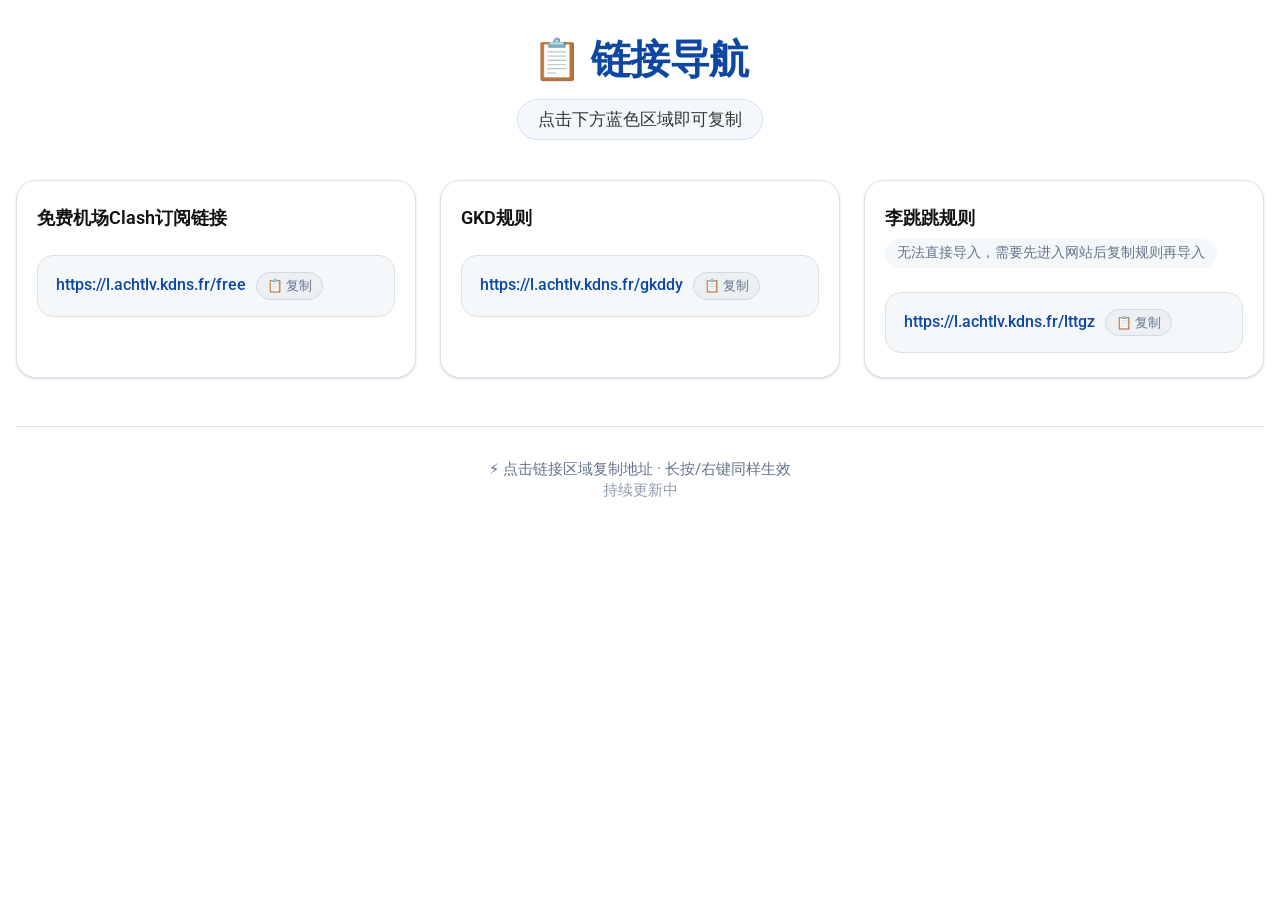
<file: u/dy/index.html>
<!DOCTYPE html>
<html lang="zh">
<head>
    <meta charset="UTF-8">
    <meta name="viewport" content="width=device-width, initial-scale=1.0, maximum-scale=5.0, user-scalable=yes">
    <title>ACHTLV · 各类链接 · 一键复制</title>
    <link href="https://fonts.font.im/css2?family=Roboto:wght@400;500;700&display=swap" rel="stylesheet">
    <style>
        :root {
            --primary: #0d47a1;
            --primary-hover: #1976d2;
            --surface: #ffffff;
            --surface-variant: #f8f9fa;
            --outline: #e0e0e0;
            --text-primary: #111111;
            --text-secondary: #333333;
            --shadow-low: rgba(13, 71, 161, 0.10);
            --shadow-med: rgba(13, 71, 161, 0.20);
        }

        * {
            margin: 0;
            padding: 0;
            box-sizing: border-box;
            font-family: 'Segoe UI', Tahoma, Geneva, Verdana, 'Roboto', system-ui, sans-serif;
        }

        body {
            background: var(--surface);
            color: var(--text-secondary);
            min-height: 100vh;
            display: flex;
            flex-direction: column;
            align-items: center;
            padding: 32px 16px;
        }

        .container {
            max-width: 1280px;
            width: 100%;
        }

        /* 页头 */
        .header {
            text-align: center;
            margin-bottom: 40px;
        }

        .header h1 {
            font-size: 2.5rem;
            font-weight: 700;
            color: var(--primary);
            letter-spacing: -0.5px;
            margin-bottom: 12px;
        }

        .header p {
            font-size: 1.05rem;
            color: var(--text-secondary);
            background: rgba(13, 71, 161, 0.04);
            display: inline-block;
            padding: 8px 20px;
            border-radius: 40px;
            border: 1px solid rgba(13, 71, 161, 0.12);
        }

        /* 网格卡片区 */
        .link-grid {
            display: grid;
            grid-template-columns: repeat(auto-fill, minmax(320px, 1fr));
            gap: 24px;
            margin-bottom: 48px;
        }

        /* 卡片 - M3 风格 */
        .card {
            background: var(--surface);
            border-radius: 20px;
            padding: 24px 20px;
            box-shadow: 0 1px 3px var(--shadow-low), 0 1px 2px var(--shadow-low);
            transition: all 0.28s cubic-bezier(0.4, 0, 0.2, 1);
            border: 1px solid var(--outline);
            display: flex;
            flex-direction: column;
            height: 100%;
        }

        .card:hover {
            transform: translateY(-6px);
            box-shadow: 0 8px 24px var(--shadow-med), 0 4px 12px var(--shadow-med);
            border-color: var(--primary-hover);
        }

        /* 描述文字 */
        .desc {
            font-size: 1.1rem;
            font-weight: 600;
            color: var(--text-primary);
            line-height: 1.5;
            margin-bottom: 12px;
            word-break: break-word;
        }

        .note {
            display: inline-block;
            font-size: 0.9rem;
            font-weight: 400;
            color: #64748b;
            background: rgba(13, 71, 161, 0.04);
            padding: 4px 12px;
            border-radius: 30px;
            margin-top: 8px;
            line-height: 1.4;
        }

        /* 链接区域 — 点击复制 */
        .link {
            display: block;
            background: rgba(13, 71, 161, 0.04);
            border-radius: 16px;
            padding: 16px 18px;
            margin-top: 12px;
            border: 1px solid var(--outline);
            color: var(--primary);
            font-size: 1rem;
            font-weight: 500;
            word-break: break-all;
            line-height: 1.5;
            cursor: pointer;
            transition: all 0.2s ease;
            position: relative;
        }

        .link:hover {
            background: rgba(13, 71, 161, 0.08);
            border-color: var(--primary-hover);
            box-shadow: 0 4px 12px rgba(13, 71, 161, 0.15);
            color: var(--primary-hover);
        }

        .link:active {
            transform: scale(0.99);
        }

        .link::after {
            content: "📋 复制";
            font-size: 0.8rem;
            font-weight: 400;
            color: #64748b;
            margin-left: 10px;
            background: rgba(0,0,0,0.03);
            padding: 3px 10px;
            border-radius: 40px;
            border: 1px solid #d1d9e6;
            display: inline-block;
            vertical-align: middle;
            transition: all 0.15s;
        }

        .link:hover::after {
            background: var(--primary);
            color: white;
            border-color: var(--primary);
            content: "📋 点击复制";
        }

        /* toast 提示 - M3 风格 */
        .toast {
            position: fixed;
            bottom: 40px;
            left: 50%;
            transform: translateX(-50%) scale(0.9);
            background: #1e2b3c;
            color: white;
            padding: 14px 32px;
            border-radius: 60px;
            font-size: 1rem;
            font-weight: 500;
            box-shadow: 0 12px 32px rgba(0, 0, 0, 0.25);
            z-index: 999;
            opacity: 0;
            transition: opacity 0.25s, transform 0.25s;
            pointer-events: none;
            white-space: nowrap;
            max-width: 90%;
            text-align: center;
            line-height: 1.4;
        }

        .toast.show {
            opacity: 1;
            transform: translateX(-50%) scale(1);
        }

        /* 页脚 */
        .footer {
            text-align: center;
            color: #64748b;
            font-size: 0.95rem;
            border-top: 1px solid var(--outline);
            padding-top: 32px;
            margin-top: 24px;
        }

        /* 移动端调整（字体不缩小，只布局微调） */
        @media (max-width: 640px) {
            body {
                padding: 24px 12px;
            }
            .header h1 {
                font-size: 2.2rem;
            }
            .link-grid {
                gap: 16px;
            }
            .card {
                padding: 20px 16px;
                border-radius: 16px;
            }
            .desc {
                font-size: 1.05rem;
            }
            .link {
                padding: 14px 16px;
                font-size: 0.98rem;
            }
        }

        @media (max-width: 380px) {
            .link-grid {
                grid-template-columns: 1fr;
            }
            .link::after {
                display: block;
                margin-left: 0;
                margin-top: 8px;
                width: fit-content;
            }
        }
    </style>
</head>
<body>
    <div class="container">
        <div class="header">
            <h1>📋 链接导航</h1>
            <p>点击下方蓝色区域即可复制</p>
        </div>

        <div id="linkGrid" class="link-grid"></div>

        <div class="footer">
            ⚡ 点击链接区域复制地址 · 长按/右键同样生效<br>
            <span style="opacity:0.7;">持续更新中</span>
        </div>
    </div>

    <div id="toast" class="toast"></div>

    <script>
        (function() {
            const items = [
                { desc: "免费机场Clash订阅链接", url: "https://l.achtlv.kdns.fr/free", note: "" },
                { desc: "GKD规则", url: "https://l.achtlv.kdns.fr/gkddy", note: "" },
                { desc: "李跳跳规则", url: "https://l.achtlv.kdns.fr/lttgz", note: "无法直接导入，需要先进入网站后复制规则再导入" }
            ];

            const grid = document.getElementById('linkGrid');
            const toastEl = document.getElementById('toast');

            function showToast(msg, duration = 2200) {
                toastEl.textContent = msg;
                toastEl.classList.add('show');
                clearTimeout(window.toastTimer);
                window.toastTimer = setTimeout(() => toastEl.classList.remove('show'), duration);
            }

            async function copyToClipboard(text) {
                try {
                    await navigator.clipboard.writeText(text);
                    showToast('✅ 复制成功');
                } catch (err) {
                    console.warn('Clipboard API 失败', err);
                    fallbackCopy(text);
                }
            }

            function fallbackCopy(text) {
                const textarea = document.createElement('textarea');
                textarea.value = text;
                textarea.style.position = 'fixed';
                textarea.style.opacity = '0';
                document.body.appendChild(textarea);
                textarea.select();
                textarea.setSelectionRange(0, 99999);
                const successful = document.execCommand('copy');
                document.body.removeChild(textarea);
                if (successful) {
                    showToast('✅ 复制成功');
                } else {
                    prompt('无法自动复制，请手动复制 (Ctrl+C)', text);
                    showToast('请手动复制链接', 3000);
                }
            }

            function renderCards() {
                let html = '';
                items.forEach(item => {
                    const noteHtml = item.note ? `<span class="note">${item.note}</span>` : '';
                    html += `
                        <div class="card">
                            <div class="desc">
                                ${item.desc}
                                ${noteHtml}
                            </div>
                            <div class="link" data-url="${item.url}">${item.url}</div>
                        </div>
                    `;
                });
                grid.innerHTML = html;
            }

            function bindEvents() {
                grid.addEventListener('click', e => {
                    const linkEl = e.target.closest('.link');
                    if (linkEl) {
                        e.preventDefault();
                        const url = linkEl.dataset.url;
                        if (url) copyToClipboard(url);
                    }
                });
            }

            renderCards();
            bindEvents();
        })();
    </script>
</body>
</html>
</file>
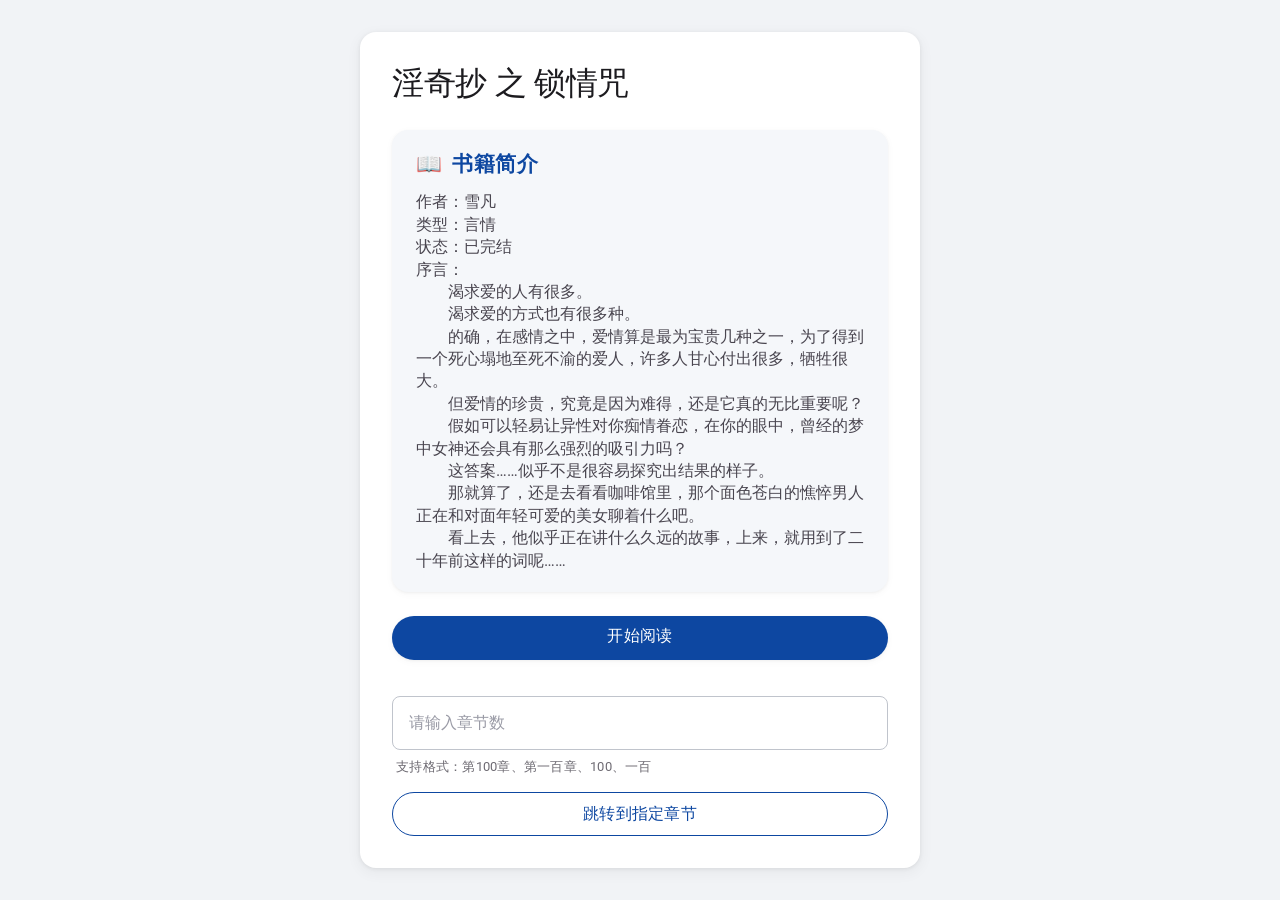
<file: w/sqz/index.html>
<!DOCTYPE html>
<html lang="zh">
<head>
    <meta charset="UTF-8">
    <meta name="viewport" content="width=device-width, initial-scale=1.0">
    <title>淫奇抄 之 锁情咒 · Material 3</title>
    <!-- 使用 fonts.font.im 镜像 (Material 3 字体) -->
    <link rel="preconnect" href="https://fonts.font.im">
    <link rel="preconnect" href="https://fonts.font.im" crossorigin>
    <link href="https://fonts.font.im/css2?family=Roboto:ital,wght@0,300;0,400;0,500;0,700;1,400&display=swap" rel="stylesheet">
    <style>
        /* ----- 设计令牌 (Material 3, 主色 #0D47A1) ----- */
        * {
            margin: 0;
            padding: 0;
            box-sizing: border-box;
        }

        :root {
            --md-sys-color-primary: #0D47A1;        /* 主色调 深蓝 */
            --md-sys-color-on-primary: #FFFFFF;      /* 主色上的文字 */
            --md-sys-color-surface: #FFFFFF;         /* 卡片表面 */
            --md-sys-color-surface-variant: #F5F7FA; /* 变体表面 (简介背景) */
            --md-sys-color-background: #F1F3F6;      /* 整体背景 */
            --md-sys-color-outline: #C0C4CC;         /* 边框/轮廓 */
            --md-sys-color-on-surface: #1C1B1F;       /* 重要文字 */
            --md-sys-color-on-surface-variant: #49454F; /* 辅助文字 */
            --md-sys-color-shadow: rgba(0, 0, 0, 0.1);

            --md-ref-typeface-brand: 'Roboto', sans-serif;

            --md-sys-shape-corner-small: 8px;         /* 输入框圆角 */
            --md-sys-shape-corner-medium: 16px;       /* 卡片圆角 */
            --md-sys-shape-corner-large: 28px;        /* 按钮圆角 */

            --md-sys-elevation-level1: 0 1px 3px 0 rgba(0,0,0,0.05), 0 2px 6px 2px rgba(0,0,0,0.02);
            --md-sys-elevation-level2: 0 1px 4px 0 rgba(0,0,0,0.08), 0 4px 12px 4px rgba(0,0,0,0.03);
        }

        body {
            font-family: var(--md-ref-typeface-brand);
            background-color: var(--md-sys-color-background);
            display: flex;
            align-items: center;
            justify-content: center;
            min-height: 100vh;
            margin: 0;
            padding: 16px;
        }

        .container {
            background-color: var(--md-sys-color-surface);
            padding: 2rem;
            border-radius: var(--md-sys-shape-corner-medium);
            box-shadow: var(--md-sys-elevation-level2);
            max-width: 560px;
            width: 100%;
            transition: box-shadow 0.2s ease;
        }

        /* 标题样式 — M3 大标题 */
        h1 {
            color: var(--md-sys-color-on-surface);
            margin-bottom: 1.25rem;
            font-size: 2rem;
            font-weight: 500;
            line-height: 1.2;
            letter-spacing: -0.01em;
            word-break: break-word;
        }

        /* 简介卡片 — surface变体 + 柔和圆角 */
        .description {
            background-color: var(--md-sys-color-surface-variant);
            border-radius: var(--md-sys-shape-corner-medium);
            padding: 1.25rem 1.5rem;
            margin: 1.75rem 0 1.5rem 0;
            color: var(--md-sys-color-on-surface-variant);
            font-size: 1rem;
            line-height: 1.4; /* 保持紧凑的行高 */
            white-space: pre-line;
            box-shadow: var(--md-sys-elevation-level1);
            border-left: none;
        }

        .description .title {
            font-weight: 600;
            color: var(--md-sys-color-primary);
            margin-bottom: 0.75rem;
            font-size: 1.3rem;
            letter-spacing: 0.02em;
            display: flex;
            align-items: center;
            gap: 4px;
        }

        /* 保留原有的 emoji 风格 */
        .description .title::before {
            content: "📖";
            margin-right: 6px;
            font-size: 1.3rem;
        }

        /* 按钮基座 */
        .button {
            display: inline-block;
            width: 100%;
            padding: 0 1.5rem;
            border: none;
            border-radius: var(--md-sys-shape-corner-large);
            font-family: var(--md-ref-typeface-brand);
            font-size: 1rem;
            font-weight: 500;
            line-height: 2.5rem;          /* 40px 高度 */
            height: 2.75rem;               /* 44px 略高，易于点击 */
            text-align: center;
            text-decoration: none;
            cursor: pointer;
            transition: background-color 0.15s ease, box-shadow 0.15s ease, border-color 0.15s;
            box-shadow: var(--md-sys-elevation-level1);
            letter-spacing: 0.02em;
            -webkit-tap-highlight-color: transparent;
        }

        /* 主要填充按钮 (开始阅读) — 使用主色 */
        a.button {
            background-color: var(--md-sys-color-primary);
            color: var(--md-sys-color-on-primary);
            border: none;
            margin-bottom: 1.25rem;
        }

        a.button:hover {
            background-color: #0b3d89;
            box-shadow: 0 2px 8px 0 rgba(13, 71, 161, 0.3);
        }

        a.button:focus-visible {
            outline: 2px solid var(--md-sys-color-primary);
            outline-offset: 2px;
        }

        /* 外框型按钮 (跳转到指定章节) */
        button.button {
            background-color: transparent;
            color: var(--md-sys-color-primary);
            border: 1px solid var(--md-sys-color-primary);
            box-shadow: none;
            margin-top: 0.5rem;
        }

        button.button:hover {
            background-color: rgba(13, 71, 161, 0.08);
            border-color: var(--md-sys-color-primary);
        }

        button.button:focus-visible {
            outline: 2px solid var(--md-sys-color-primary);
            outline-offset: 2px;
        }

        /* 输入框 — outlined 风格 */
        .chapter-input {
            width: 100%;
            padding: 0.875rem 1rem;
            margin: 0.5rem 0 0.25rem 0;
            border: 1px solid var(--md-sys-color-outline);
            border-radius: var(--md-sys-shape-corner-small);
            font-family: var(--md-ref-typeface-brand);
            font-size: 1rem;
            line-height: 1.5;
            color: var(--md-sys-color-on-surface);
            background-color: var(--md-sys-color-surface);
            transition: border 0.15s, outline 0.15s;
            box-sizing: border-box;
        }

        .chapter-input:focus {
            border-color: var(--md-sys-color-primary);
            outline: 2px solid rgba(13, 71, 161, 0.20);
            outline-offset: 0;
        }

        .chapter-input::placeholder {
            color: #9A9BA6;
            font-weight: 300;
            opacity: 1;
        }

        /* 辅助提示文字 */
        .hint {
            color: var(--md-sys-color-on-surface-variant);
            font-size: 0.8125rem;
            margin-top: 0.25rem;
            margin-bottom: 0.5rem;
            line-height: 1.4;
            letter-spacing: 0.02em;
            opacity: 0.8;
        }

        /* 输入框和按钮之间的自然间距 */
        #chapterInput {
            margin-top: 1rem;
        }

        /* 移动端微调 */
        @media (max-width: 600px) {
            .container {
                padding: 1.5rem;
            }
            h1 {
                font-size: 1.8rem;
            }
            .description {
                padding: 1rem 1.25rem;
                font-size: 0.95rem;
            }
            .button {
                height: 3rem;
                line-height: 3rem;
                font-size: 1rem;
            }
            .chapter-input {
                padding: 0.875rem 1rem;
            }
        }

        /* 移除数字输入 spinner（针对 Chrome） */
        input[type=text] {
            appearance: none;
            -moz-appearance: textfield;
        }

        /* 确保链接下划线消失 */
        a {
            text-decoration: none;
        }

        /* 保留原来的 pre-line 换行，已在 description 上设置 */
        .description br {
            display: initial;
        }

        /* 简介中普通文本颜色略微柔和 */
        .description span, 
        .description p {
            color: #3A3A44;
        }

        /* 最后的提示仍然采用 M3 辅助色 */
        .hint {
            padding-left: 0.25rem;
        }

        /* 添加微小的点击反馈（涟漪效果模拟） */
        .button:active {
            transform: scale(0.98);
            transition: transform 0.1s;
        }
        a.button:active {
            background-color: #093272;
        }
        button.button:active {
            background-color: rgba(13, 71, 161, 0.18);
        }

        /* 适配桌面 hover 只作用于非触摸 */
        @media (hover: hover) {
            a.button:hover {
                background-color: #0b3d89;
            }
            button.button:hover {
                background-color: rgba(13, 71, 161, 0.08);
            }
        }

        /* 阴影深度变化 (可选) */
        .container:hover {
            box-shadow: var(--md-sys-elevation-level2);
        }
    </style>
</head>
<body>
    <div class="container">
        <h1>淫奇抄 之 锁情咒</h1>
        <div class="description"><div class="title">书籍简介</div>作者：雪凡
            类型：言情
            状态：已完结
            序言：
            　　渴求爱的人有很多。
            　　渴求爱的方式也有很多种。
            　　的确，在感情之中，爱情算是最为宝贵几种之一，为了得到一个死心塌地至死不渝的爱人，许多人甘心付出很多，牺牲很大。
            　　但爱情的珍贵，究竟是因为难得，还是它真的无比重要呢？
            　　假如可以轻易让异性对你痴情眷恋，在你的眼中，曾经的梦中女神还会具有那么强烈的吸引力吗？
            　　这答案……似乎不是很容易探究出结果的样子。
            　　那就算了，还是去看看咖啡馆里，那个面色苍白的憔悴男人正在和对面年轻可爱的美女聊着什么吧。
            　　看上去，他似乎正在讲什么久远的故事，上来，就用到了二十年前这样的词呢……
        </div>

        <!-- 绝对路径链接，保留原有功能 -->
        <a href="/w/sqz/sqz.html" class="button">开始阅读</a>

        <!-- 输入框与跳转按钮，样式已适配 M3 -->
        <input type="text" id="chapterInput" class="chapter-input" placeholder="请输入章节数">
        <div class="hint">支持格式：第100章、第一百章、100、一百</div>
        <button class="button" onclick="goToChapter()">跳转到指定章节</button>
    </div>

    <script>
        function goToChapter() {
            const input = document.getElementById('chapterInput').value.trim();
            if (!input) {
                alert('请输入章节数');
                return;
            }
            const standardTitle = normalizeChapter(input);
            // 绝对路径跳转，保留原逻辑
            window.location.href = `/w/sqz/sqz.html?chapter=${encodeURIComponent(standardTitle)}`;
        }

        function normalizeChapter(input) {
            input = input.trim();
            let part = null;
            let match = input.match(/^第([零一二三四五六七八九十百千万\d]+)章$/);
            if (match) part = match[1];
            if (!part) {
                match = input.match(/^([零一二三四五六七八九十百千万\d]+)章$/);
                if (match) part = match[1];
            }
            if (!part) {
                match = input.match(/^第([零一二三四五六七八九十百千万\d]+)$/);
                if (match) part = match[1];
            }
            if (!part) {
                match = input.match(/^([零一二三四五六七八九十百千万\d]+)$/);
                if (match) part = match[1];
            }
            if (!part) {
                if (input.startsWith('第') && input.endsWith('章')) {
                    return input;
                } else {
                    return '第' + input + '章';
                }
            }
            let chinesePart;
            if (/^\d+$/.test(part)) {
                const num = parseInt(part, 10);
                chinesePart = numberToChinese(num);
            } else {
                chinesePart = part;
            }
            return '第' + chinesePart + '章';
        }

        function numberToChinese(num) {
            if (num < 1 || num > 9999) return num.toString();
            const chineseNums = ['零', '一', '二', '三', '四', '五', '六', '七', '八', '九'];
            const units = ['', '十', '百', '千', '万'];
            const str = num.toString();
            let result = '';
            let zeroFlag = false;
            for (let i = 0; i < str.length; i++) {
                const digit = parseInt(str[i]);
                const unit = units[str.length - 1 - i];
                if (digit === 0) {
                    zeroFlag = true;
                } else {
                    if (zeroFlag) {
                        result += '零';
                        zeroFlag = false;
                    }
                    result += chineseNums[digit] + unit;
                }
            }
            if (result.startsWith('一十')) {
                result = result.replace('一十', '十');
            }
            return result;
        }
    </script>
</body>
</html>
</file>
